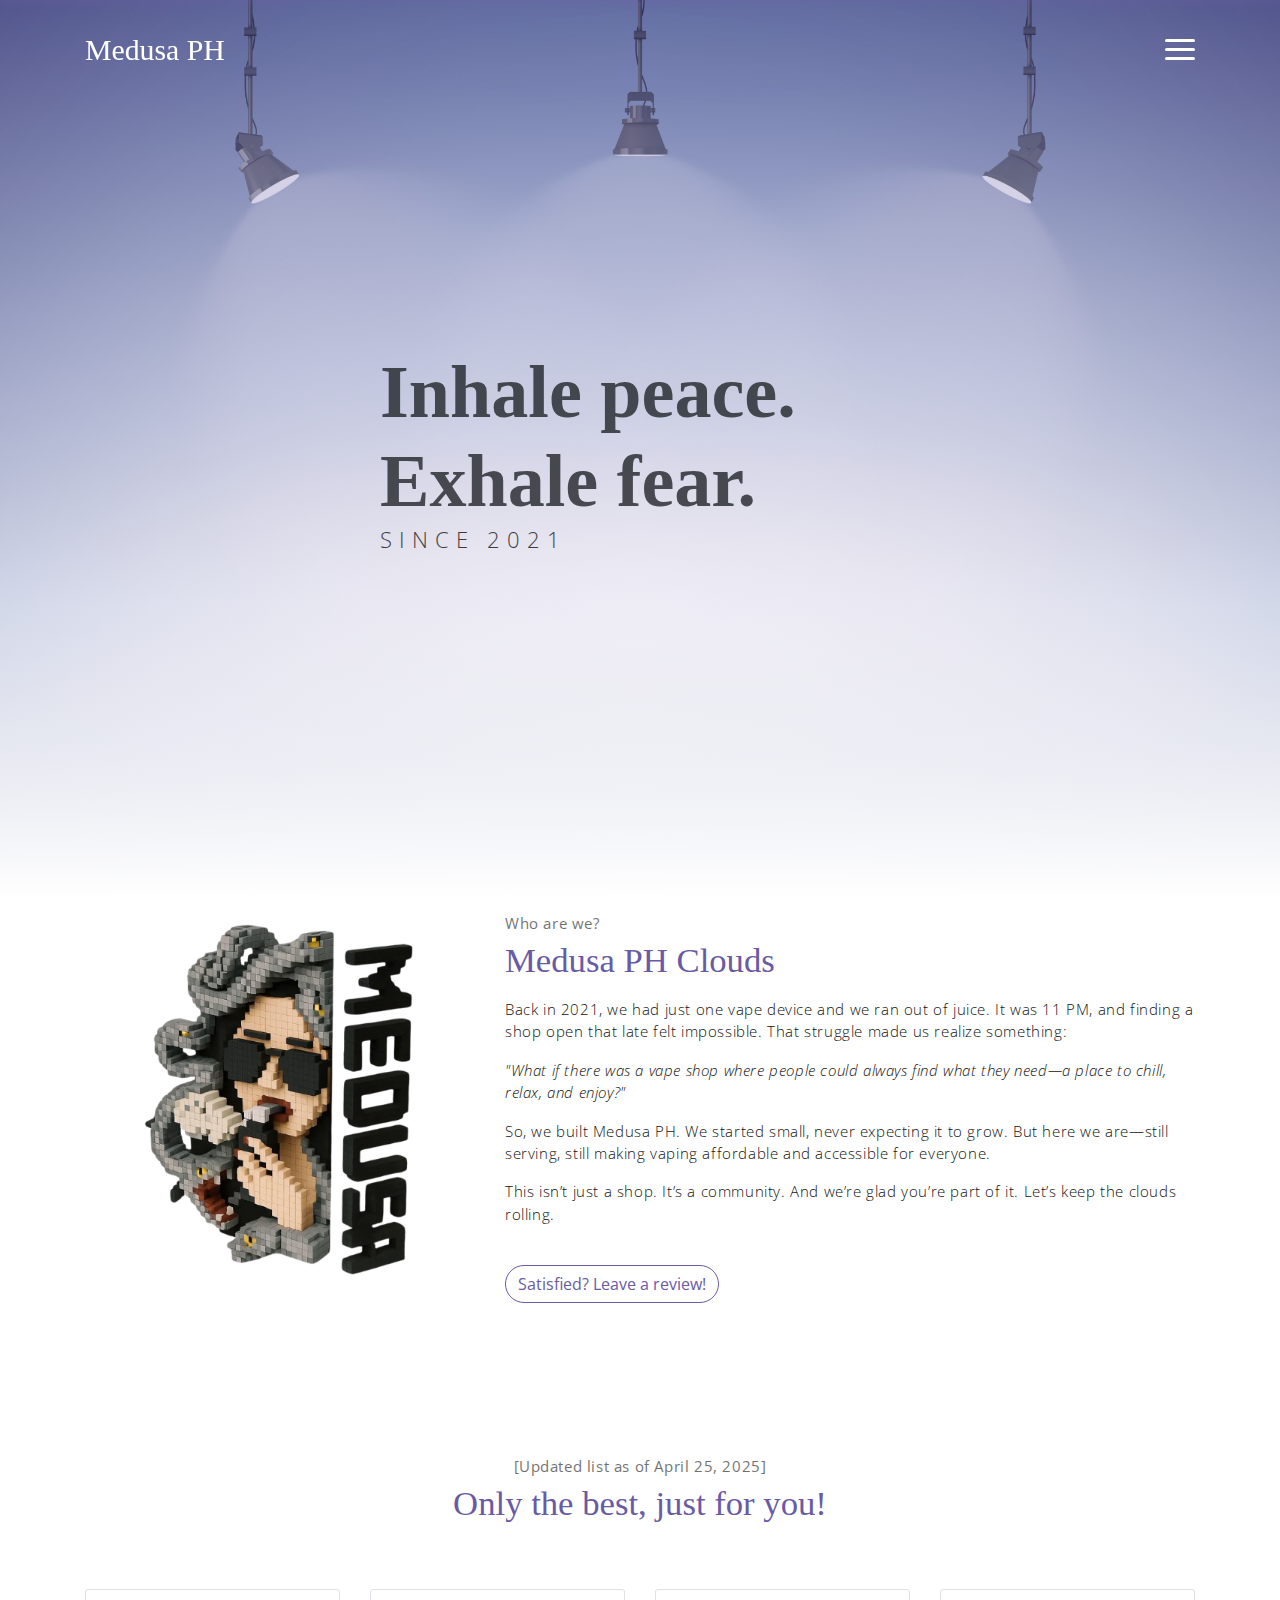
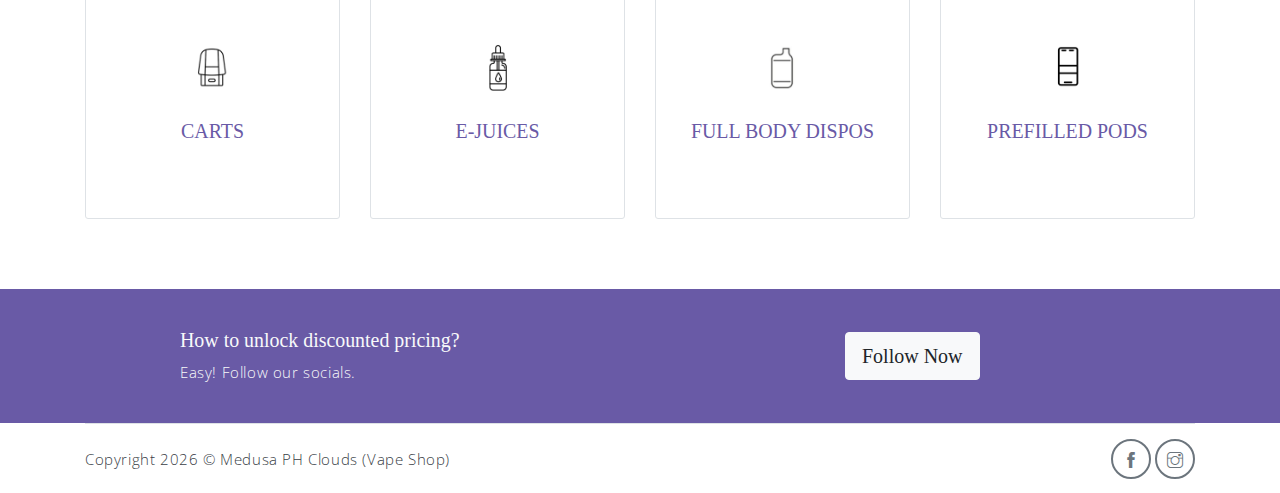
<file: index.html>
<!DOCTYPE html>
<html lang="en">
<head>
    <meta charset="utf-8">
    <meta name="viewport" content="width=device-width, initial-scale=1, shrink-to-fit=no">
    <meta name="description" content="Medusa PH Clouds offers a variety of vaping products including Black Elite, Relx, Oxva, Xlim Pro, e-juices, disposables, and vape accessories. Find your nearest vape shop and explore premium vaping products in Pampanga, Manila, and more.">
    <meta name="keywords" content="Medusa PH Clouds, vape shop, Black Elite, Black Elite V1, Black Elite V2, Smug, Storm, Chillax, Dark Pod Formula, Xlim Pro, Oxva, Oxva Xlim Pro, Royal Elite, e-juices, disposable vapes, vape accessories, vape shop near me, vape shop Pampanga, vape shop Manila, vape shop near Azure North, vape shop Angeles City, vape shop in San Fernando, best vape shop, vape shop open now, vape shop Quezon City, vape shop Cebu, vape shop Davao, vape shop Taguig, affordable vapes, vaping community Philippines, vape shop in Makati, vape shop in Pasig, vape store Philippines, vape delivery Philippines">
    <meta name="author" content="Medusa PH Clouds">
    <meta name="robots" content="index, follow">
    <title>Medusa PH Clouds - Vape Shop</title>

    <!-- Favicon -->
    <link rel="icon" href="imgs/favicon.png" type="image/x-icon">

    <!-- Stylesheets -->
    <link rel="stylesheet" href="vendors/themify-icons/css/themify-icons.css">
    <link rel="stylesheet" href="css/meyawo.css">
</head>

<body data-spy="scroll" data-target=".navbar" data-offset="40" id="home">

    <nav class="custom-navbar" data-spy="affix" data-offset-top="20">
        <div class="container">
            <a class="logo" href="index.html">Medusa PH</a>         
            <ul class="nav">
                <li class="item">
                    <a class="link" href="index.html">Home</a>
                </li>
                <li class="item">
                    <a class="link" href="#about">About</a>
                </li>
                <li class="item">
                    <a class="link" href="#service">Stocks</a>
                </li>
                <li class="item">
                    <a class="link" href="contactandpolicies.html" target="_blank">Contact/Policies</a>
                </li>
		</li>
                <li class="item">
                    <a class="link" href="recentorders.html" target="_blank">Recent Orders</a>
                </li>
            </ul>
            <a href="javascript:void(0)" id="nav-toggle" class="hamburger hamburger--elastic">
                <div class="hamburger-box">
                  <div class="hamburger-inner"></div>
                </div>
            </a>
        </div>          
    </nav><!-- End of Page Navbar -->

    <!-- page header -->
    <header id="home" class="header">
        <div class="overlay"></div>
        <div class="header-content container">
            <h1 class="header-title">
                <span class="up"></span>
                <span class="down">Inhale peace. Exhale fear.</span>
            </h1>
            <p class="header-subtitle">SINCE 2021</p>            

            <!--<button class="btn btn-primary">Visit My Works</button>-->
        </div>              
    </header><!-- end of page header -->

    <!-- about section -->
    <section class="section pt-0" id="about">
        <!-- container -->
        <div class="container text-center">
            <!-- about wrapper -->
            <div class="about">
                <div class="about-img-holder">
                    <img src="imgs/man.png" class="about-img" alt="Download free bootstrap 4 landing page, free boootstrap 4 templates, Download free bootstrap 4.1 landing page, free boootstrap 4.1.1 templates, meyawo Landing page">
                </div>
                <div class="about-caption">
                    <p class="section-subtitle">Who are we?</p>
                    <h2 class="section-title mb-3">Medusa PH Clouds</h2>
                    <p>
                        Back in 2021, we had just one vape device and we ran out of juice. It was 11 PM, and finding a shop open that late felt impossible. That struggle made us realize something:               
                    </p>
                    <p>
                        <i>"What if there was a vape shop where people could always find what they need—a place to chill, relax, and enjoy?"</i>
                    </p>
                    <p>
                        So, we built Medusa PH. We started small, never expecting it to grow. But here we are—still serving, still making vaping affordable and accessible for everyone.
                    </p>
                    <p>
                        This isn’t just a shop. It’s a community. And we’re glad you’re part of it. Let’s keep the clouds rolling.
                    </p>
                    <a href="https://g.page/r/Cb0ntxyB2-3OEAI/review" target="_blank">
                        <button class="btn-rounded btn btn-outline-primary mt-4">Satisfied? Leave a review!</button>
                    </a>
                </div>              
            </div><!-- end of about wrapper -->
        </div><!-- end of container -->
    </section> <!-- end of about section -->

<!-- service section -->
<section class="section" id="service">
    <div class="container text-center">
        <p class="section-subtitle">[Updated list as of April 25, 2025]</p>
        <h6 class="section-title mb-6">Only the best, just for you!</h6>
        <!-- row -->
        <div class="row">
            <div class="col-md-6 col-lg-3">
                <div class="service-card" data-toggle="modal" data-target="#cartsModal">
                    <div class="body">
                        <img src="imgs/prefilledpodicon.png" alt="CARTS" class="icon">
                        <h6 class="title">CARTS</h6>
                        <p class="subtitle">Empty carts designed for easy refilling with your favorite e-juice. Perfect for a customizable vaping experience!</p>
                    </div>
                </div>
            </div>
            <div class="col-md-6 col-lg-3">
                <div class="service-card" data-toggle="modal" data-target="#ejuicesModal">
                    <div class="body">
                        <img src="imgs/ejuiceicon.png" alt="E-JUICES" class="icon">
                        <h6 class="title">E-JUICES</h6>
                        <p class="subtitle">Crafted for rich flavor and smooth vaping. Choose your favorite flavor and elevate your vape experience today!</p>
                    </div>
                </div>
            </div>
            <div class="col-md-6 col-lg-3">
                <div class="service-card" data-toggle="modal" data-target="#disposModal">
                    <div class="body">
                        <img src="imgs/fullbodydispoicon.png" alt="FULL BODY DISPOS" class="icon">
                        <h6 class="title">FULL BODY DISPOS</h6>
                        <p class="subtitle">Experience the convenience. Flavorful with no refills or mess. Perfect for on-the-go vaping!</p>
                    </div>
                </div>
            </div>
            <div class="col-md-6 col-lg-3">
                <div class="service-card" data-toggle="modal" data-target="#podsModal">
                    <div class="body">
                        <img src="imgs/cartsicon.png" alt="PREFILLED PODS" class="icon">
                        <h6 class="title">PREFILLED PODS</h6>
                        <p class="subtitle">Convenient and ready to use. No refills, no fuss—just effortless satisfaction in every puff.</p>
                    </div>
                </div>
            </div>
        </div><!-- end of row -->
    </div>
</section><!-- end of service section -->

<!-- Modal for Carts -->
<div class="modal fade" id="cartsModal" tabindex="-1" role="dialog" aria-labelledby="cartsModalLabel" aria-hidden="true">
    <div class="modal-dialog" role="document">
        <div class="modal-content">
            <div class="modal-header">
                <h5 class="modal-title" id="cartsModalLabel">CARTS / DEVICES - Available Items</h5>
                <button type="button" class="close" data-dismiss="modal" aria-label="Close">
                    <span aria-hidden="true">&times;</span>
                </button>
            </div>
            <div class="modal-body">
                <!-- Table for available carts -->
                <table class="table">
                    <thead>
                        <tr>
                            <th>Brand</th>
                            <th>Description</th>
                            <th>Price</th>
                        </tr>
                    </thead>
                    <tbody>
                        <tr>
                            <td>Oxva</td>
                            <td>Empty V1 cart, compatible with all Oxva Xlim devices (e.g., Xlim Pro, Xlim Pro 2, Xlim SQ, etc.)</td>
                            <td><del>₱250</del> <span style="color: green;">₱200</span></td>
                        </tr>
			<tr>
                            <td>Royal Elite</td>
                            <td>V2 TopFill cart. Fit for all Oxva Xlim devices (e.g., Xlim Pro, Xlim Pro 2, Xlim SQ, etc.)</td>
                            <td><del>₱250</del> <span style="color: green;">₱200</span></td>
                        </tr>
			<tr>
                            <td>Odos Veyron</td>
                            <td>Device set (2 carts + 1 unit), wood brown and blue galaxy. Same with Oxva Xlim Pro 2.</td>
                            <td><del>₱1700</del> <span style="color: green;">₱1500</span></td>
                        </tr>
                        <tr>
                            <td>Royal Elite</td>
                            <td>Empty V1 refillable cart, compatible with all Elite V1 brand batteries. <b>Under no circumstances shall a refund or replacement be made.</b></td>
                            <td><del>₱350</del> <span style="color: green;">₱300</span></td>
                        </tr>
                        <!-- Add more rows here -->
                    </tbody>
                </table>
            </div>
        </div>
    </div>
</div>

<!-- Modal for E-Juices -->
<div class="modal fade" id="ejuicesModal" tabindex="-1" role="dialog" aria-labelledby="ejuicesModalLabel" aria-hidden="true">
    <div class="modal-dialog" role="document">
        <div class="modal-content">
            <div class="modal-header">
                <h5 class="modal-title" id="ejuicesModalLabel">E-JUICES - Available Flavors</h5>
                <button type="button" class="close" data-dismiss="modal" aria-label="Close">
                    <span aria-hidden="true">&times;</span>
                </button>
            </div>
            <div class="modal-body">
                <!-- Table for available e-juices -->
                <table class="table">
                    <thead>
                        <tr>
                            <th>Brand</th>
                            <th>Flavor</th>
                            <th>Description</th>
                            <th>Price</th>
                        </tr>
                    </thead>
                    <tbody>
                        <tr>
                            <td>DarkPod Formula</td>
                            <td>Blackout - Blackcurrant 30 mg</td>
                            <td>Premium menthol fruity (dispo-like). Perfect for pod-based devices.</td>
                            <td><del>₱450</del> <span style="color: green;">₱350</span></td>
                        </tr>
			<tr>
                            <td>DarkPod Formula</td>
                            <td>Shirota - Yakult 30 mg</td>
                            <td>Premium menthol fruity (dispo-like). Perfect for pod-based devices.</td>
                            <td><del>₱450</del> <span style="color: green;">₱350</span></td>
                        </tr>
                        <tr>
                            <td>DarkPod Formula</td>
                            <td>Fizzy Pop - Banana 30 mg</td>
                            <td>Premium menthol fruity (dispo-like). Perfect for pod-based devices.</td>
                            <td><del>₱450</del> <span style="color: green;">₱350</span></td>
                        </tr>
                        <tr>
                            <td>DarkPod Formula</td>
                            <td>Frozen Pink - Strawberry 30 mg [low stocks]</td>
                            <td>Premium menthol fruity (dispo-like). Perfect for pod-based devices.</td>
                            <td><del>₱450</del> <span style="color: green;">₱350</span></td>
                        </tr>
                        <tr>
                            <td>DarkPod Formula</td>
                            <td>Fuse Bomb - Mint Fresh 30 mg</td>
                            <td>Premium menthol fruity (dispo-like). Perfect for pod-based devices.</td>
                            <td><del>₱450</del> <span style="color: green;">₱350</span></td>
                        </tr>
                        <tr>
                            <td>DarkPod Formula</td>
                            <td>Holy Grail - Grapes 30 mg</td>
                            <td>Premium menthol fruity (dispo-like). Perfect for pod-based devices.</td>
                            <td><del>₱450</del> <span style="color: green;">₱350</span></td>
                        </tr>
                        <tr>
                            <td>DarkPod Formula</td>
                            <td>Red Snow - Watermelon 30 mg</td>
                            <td>Premium menthol fruity (dispo-like). Perfect for pod-based devices.</td>
                            <td><del>₱450</del> <span style="color: green;">₱350</span></td>
                        </tr>
                        <tr>
                            <td>Demonvape</td>
                            <td>Butterfly Massacre - Bubblegum Pomegranate 30 mg</td>
                            <td>Premium pastry (dispo-like). Perfect for pod-based devices.</td>
                            <td><del>₱350</del> <span style="color: green;">₱300</span></td>
                        </tr>
                        <tr>
                            <td>Demonvape</td>
                            <td>Crema de Brule - Sweet Crema 30 mg</td>
                            <td>Premium pastry (dispo-like). Perfect for pod-based devices.</td>
                            <td><del>₱350</del> <span style="color: green;">₱300</span></td>
                        </tr>
                        <tr>
                            <td>Demonvape</td>
                            <td>Cryptic Beam - Vanilla Strawberry 30 mg</td>
                            <td>Premium pastry (dispo-like). Perfect for pod-based devices.</td>
                            <td><del>₱350</del> <span style="color: green;">₱300</span></td>
                        </tr>
                        <tr>
                            <td>Demonvape</td>
                            <td>Frost Raw - Creamy Strawberry 30 mg</td>
                            <td>Premium pastry (dispo-like). Perfect for pod-based devices.</td>
                            <td><del>₱350</del> <span style="color: green;">₱300</span></td>
                        </tr>
                        <tr>
                            <td>Demonvape</td>
                            <td>Nueva York - Cheesecake 30 mg</td>
                            <td>Premium pastry (dispo-like). Perfect for pod-based devices.</td>
                            <td><del>₱350</del> <span style="color: green;">₱300</span></td>
                        </tr>
                        <tr>
                            <td>Demonvape</td>
                            <td>RG - Yummy Grapes 30 mg</td>
                            <td>Premium pastry (dispo-like). Perfect for pod-based devices.</td>
                            <td><del>₱350</del> <span style="color: green;">₱300</span></td>
                        </tr>
                        <tr>
                            <td>Icy Cold</td>
                            <td>Frost Melo - Melon 3 mg</td>
                            <td>Mild fruity menthol. Perfect for mod system devices. Budget-friendly!</td>
                            <td><del>₱150</del> <span style="color: green;">₱100</span></td>
                        </tr>
                        <tr>
                            <td>Icy Cold</td>
                            <td>Green Slush - Watermelon 3 mg</td>
                            <td>Budget mild fruity. Perfect for mod-based devices.</td>
                            <td><del>₱150</del> <span style="color: green;">₱100</span></td>
                        </tr>
                        <tr>
                            <td>Icy Cold</td>
                            <td>Lychillz - Lychee 3 mg</td>
                            <td>Budget mild fruity. Perfect for mod-based devices.</td>
                            <td><del>₱150</del> <span style="color: green;">₱100</span></td>
                        </tr>
			<tr>
                            <td>Pastryvapors (Twinkees)</td>
                            <td>Mauve - Purple Yam 24 mg</td>
                            <td>Budget pastry. Perfect for mod and pod-based devices.</td>
                            <td><del>₱250</del> <span style="color: green;">₱220</span></td>
                        </tr>
			<tr>
                            <td>Pastryvapors (Twinkees)</td>
                            <td>Pan - Melon Pan 24 mg</td>
                            <td>Budget pastry. Perfect for mod and pod-based devices.</td>
                            <td><del>₱250</del> <span style="color: green;">₱220</span></td>
                        </tr>
			<tr>
                            <td>Pastryvapors (Twinkees)</td>
                            <td>Red - Strawberry 12 mg</td>
                            <td>Budget pastry. Perfect for mod and pod-based devices.</td>
                            <td><del>₱230</del> <span style="color: green;">₱200</span></td>
                        </tr>
			<tr>
                            <td>Pastryvapors (Twinkees)</td>
                            <td>Pan - Melon Pan 12 mg</td>
                            <td>Budget pastry. Perfect for mod and pod-based devices.</td>
                            <td><del>₱230</del> <span style="color: green;">₱200</span></td>
                        </tr>
			<tr>
                            <td>Pastryvapors (Twinkees)</td>
                            <td>Ripe - Mango 12 mg</td>
                            <td>Budget pastry. Perfect for mod and pod-based devices.</td>
                            <td><del>₱230</del> <span style="color: green;">₱200</span></td>
                        </tr>
			<tr>
                            <td>Pastryvapors (Twinkees)</td>
                            <td>Champ - Crema 12 mg</td>
                            <td>Budget pastry. Perfect for mod and pod-based devices.</td>
                            <td><del>₱230</del> <span style="color: green;">₱200</span></td>
                        </tr>
			<tr>
                            <td>Pastryvapors (Twinkees)</td>
                            <td>Mauve - Purple Yam 12 mg</td>
                            <td>Budget pastry. Perfect for mod and pod-based devices.</td>
                            <td><del>₱230</del> <span style="color: green;">₱200</span></td>
                        </tr>
			<tr>
                            <td>Pastryvapors (Twinkees)</td>
                            <td>Black - Coffee 6 mg</td>
                            <td>Budget pastry. Perfect for mod and pod-based devices.</td>
                            <td><del>₱210</del> <span style="color: green;">₱180</span></td>
                        </tr>
			<tr>
                            <td>Pastryvapors (Twinkees)</td>
                            <td>Scot - Butter Scotch 6 mg</td>
                            <td>Budget pastry. Perfect for mod and pod-based devices.</td>
                            <td><del>₱210</del> <span style="color: green;">₱180</span></td>
                        </tr>
			<tr>
                            <td>Pastryvapors (Twinkees)</td>
                            <td>Pan - Melon Pan 6 mg</td>
                            <td>Budget pastry. Perfect for mod and pod-based devices.</td>
                            <td><del>₱210</del> <span style="color: green;">₱180</span></td>
                        </tr>
			<tr>
                            <td>Pastryvapors (Twinkees)</td>
                            <td>White - Twinkees 6 mg</td>
                            <td>Budget pastry. Perfect for mod and pod-based devices.</td>
                            <td><del>₱210</del> <span style="color: green;">₱180</span></td>
                        </tr>
			<tr>
                            <td>Pastryvapors (Twinkees)</td>
                            <td>Mauve - Purple Yam 6 mg</td>
                            <td>Budget pastry. Perfect for mod and pod-based devices.</td>
                            <td><del>₱210</del> <span style="color: green;">₱180</span></td>
                        </tr>
		        <tr>
                            <td>Vapordrops (S Collection)</td>
                            <td>Blu Elixir - Blueberry 24 mg</td>
                            <td>Budget fruity. Perfect for mod and pod-based devices.</td>
                            <td><del>₱200</del> <span style="color: green;">₱150</span></td>
                        </tr>
                        <tr>
                            <td>Vapordrops (S Collection)</td>
                            <td>Classic YKT - Yakult 24 mg</td>
                            <td>Budget fruity. Perfect for mod and pod-based devices.</td>
                            <td><del>₱200</del> <span style="color: green;">₱150</span></td>
                        </tr>
                        <tr>
                            <td>Vapordrops (S Collection)</td>
                            <td>Fresh Red - Watermelon 24 mg</td>
                            <td>Budget fruity. Perfect for mod and pod-based devices.</td>
                            <td><del>₱200</del> <span style="color: green;">₱150</span></td>
                        </tr>
                        <tr>
                            <td>Vapordrops (Salt X)</td>
                            <td>Lychi - Lychee 24 mg</td>
                            <td>Budget fruity. Perfect for mod and pod-based devices.</td>
                            <td><del>₱200</del> <span style="color: green;">₱150</span></td>
                        </tr>
                        <tr>
                            <td>Vapordrops (Salt X)</td>
                            <td>Perfect Red - Strawberry 24 mg</td>
                            <td>Budget fruity. Perfect for mod and pod-based devices.</td>
                            <td><del>₱200</del> <span style="color: green;">₱150</span></td>
                        </tr>
                        <tr>
                            <td>Vapordrops (Salt X)</td>
                            <td>Purple Vine - Grapes 24 mg</td>
                            <td>Budget fruity. Perfect for mod and pod-based devices.</td>
                            <td><del>₱200</del> <span style="color: green;">₱150</span></td>
                        </tr>
                        <tr>
                            <td>Vapordrops (S Collection)</td>
                            <td>Triple Brown - Chocolate 24 mg</td>
                            <td>Budget fruity. Perfect for mod and pod-based devices.</td>
                            <td><del>₱200</del> <span style="color: green;">₱150</span></td>
                        </tr>
                        <tr>
                            <td>Vapordrops (S Collection)</td>
                            <td>TRN - Turon 24 mg</td>
                            <td>Budget fruity. Perfect for mod and pod-based devices.</td>
                            <td><del>₱200</del> <span style="color: green;">₱150</span></td>
                        </tr>
                        <tr>
                            <td>Vapordrops (S Collection)</td>
                            <td>UCC - Ube Cheesecake 24 mg</td>
                            <td>Budget fruity. Perfect for mod and pod-based devices.</td>
                            <td><del>₱200</del> <span style="color: green;">₱150</span></td>
                        </tr>
                        <!-- Add more rows here -->
                    </tbody>
                </table>
            </div>
        </div>
    </div>
</div>

<!-- Modal for Full Body Dispos -->
<div class="modal fade" id="disposModal" tabindex="-1" role="dialog" aria-labelledby="disposModalLabel" aria-hidden="true">
    <div class="modal-dialog" role="document">
        <div class="modal-content">
            <div class="modal-header">
                <h5 class="modal-title" id="disposModalLabel">FULL BODY DISPOS - Available Options</h5>
                <button type="button" class="close" data-dismiss="modal" aria-label="Close">
                    <span aria-hidden="true">&times;</span>
                </button>
            </div>
            <div class="modal-body">
                <!-- Table for available disposables -->
                <table class="table">
                    <thead>
                        <tr>
                            <th>Brand</th>
                            <th>Flavor</th>
                            <th>Description</th>
                            <th>Price</th>
                        </tr>
                    </thead>
                    <tbody>
                        <tr>
                            <td>Chillax Vista Mini</td>
                            <td>GB - Gummy Bear 30 mg [low stocks]</td>
                            <td>Cute size, perfect for alternatives. Non-rechargeable. Budget-friendly with a mild fruity taste.</td>
                            <td><del>₱350</del> <span style="color: green;">₱200</span></td>
                        </tr>
                        <tr>
                            <td>Chillax Vista Mini</td>
                            <td>BC - Blackcurrant 30 mg</td>
                            <td>Cute size, perfect for alternatives. Non-rechargeable. Budget-friendly with a mild fruity taste.</td>
                            <td><del>₱350</del> <span style="color: green;">₱200</span></td>
                        </tr>
                        <tr>
                            <td>Chillax Vista Mini</td>
                            <td>SK - Strawberry Kiwi 30 mg</td>
                            <td>Cute size, perfect for alternatives. Non-rechargeable. Budget-friendly with a mild fruity taste.</td>
                            <td><del>₱350</del> <span style="color: green;">₱200</span></td>
                        </tr>
                        <tr>
                            <td>Chillax Vista Mini</td>
                            <td>LM - Lemon Mint 30 mg [low stocks]</td>
                            <td>Cute size, perfect for alternatives. Non-rechargeable. Budget-friendly with a mild fruity taste.</td>
                            <td><del>₱350</del> <span style="color: green;">₱200</span></td>
                        </tr>
                        <tr>
                            <td>Chillax Vista Mini</td>
                            <td>IBG - Iced Bubblegum 30 mg</td>
                            <td>Cute size, perfect for alternatives. Non-rechargeable. Budget-friendly with a mild fruity taste.</td>
                            <td><del>₱350</del> <span style="color: green;">₱200</span></td>
                        </tr>
                        <tr>
                            <td>Chillax Vista Mini</td>
                            <td>SI - Strawberry Ice 30 mg [low stocks]</td>
                            <td>Cute size, perfect for alternatives. Non-rechargeable. Budget-friendly with a mild fruity taste.</td>
                            <td><del>₱350</del> <span style="color: green;">₱200</span></td>
			</tr>
                        <tr>
                            <td>Chillax Vista Mini</td>
                            <td>WL - Watermelon Lychee 30 mg [low stocks]</td>
                            <td>Cute size, perfect for alternatives. Non-rechargeable. Budget-friendly with a mild fruity taste.</td>
                            <td><del>₱350</del> <span style="color: green;">₱200</span></td>
                        </tr>
                        <!-- Add more rows here -->
                    </tbody>
                </table>
            </div>
        </div>
    </div>
</div>

<!-- Modal for Prefilled Pods -->
<div class="modal fade" id="podsModal" tabindex="-1" role="dialog" aria-labelledby="podsModalLabel" aria-hidden="true">
    <div class="modal-dialog" role="document">
        <div class="modal-content">
            <div class="modal-header">
                <h5 class="modal-title" id="podsModalLabel">PREFILLED PODS - Available Options</h5>
                <button type="button" class="close" data-dismiss="modal" aria-label="Close">
                    <span aria-hidden="true">&times;</span>
                </button>
            </div>
            <div class="modal-body">
                <!-- Table for available prefilled pods -->
                <table class="table">
                    <thead>
                        <tr>
                            <th>Brand</th>
                            <th>Flavor</th>
                            <th>Description</th>
                            <th>Price</th>
                        </tr>
                    </thead>
                    <tbody>
                        <tr>
                            <td>ChillX Go</td>
                            <td>Cola 30 mg</td>
                            <td>Mild menthol with a burst of flavor. Sleek, clean design.</td>
                            <td><del>₱500</del> <span style="color: green;">₱420</span></td>
                        </tr>
                        <tr>
                            <td>ChillX Go</td>
                            <td>Watermelon 30 mg</td>
                            <td>Mild menthol with a burst of flavor. Sleek, clean design.</td>
                            <td><del>₱500</del> <span style="color: green;">₱420</span></td>
                        </tr>
                        <tr>
                            <td>ChillX Go</td>
                            <td>Iced Bubblegum 30 mg</td>
                            <td>Mild menthol with a burst of flavor. Sleek, clean design.</td>
                            <td><del>₱500</del> <span style="color: green;">₱420</span></td>
                        </tr>
                        <tr>
                            <td>ChillX Go</td>
                            <td>Avocado Cream 30 mg</td>
                            <td>Mild menthol with a burst of flavor. Sleek, clean design.</td>
                            <td><del>₱500</del> <span style="color: green;">₱420</span></td>
                        </tr>
                        <tr>
                            <td>ChillX Go</td>
                            <td>Lychee 30 mg</td>
                            <td>Mild menthol with a burst of flavor. Sleek, clean design.</td>
                            <td><del>₱500</del> <span style="color: green;">₱420</span></td>
                        </tr>
                        <tr>
                        <tr>
                            <td>RELX</td>
                            <td>Fresh Red - Watermelon 30 mg</td>
                            <td>Sweet ripe watermelon with a pleasant hint of menthol!</td>
                            <td><del>₱350</del> <span style="color: green;">₱290</span></td>
                        </tr>
                        <tr>
                            <td>Royal Elite V1</td>
                            <td>APL - Apple 30 mg</td>
                            <td>V1 pods for any Elite V1 batts. Fruity and menthol. Get your batt for only 300 Php!</td>
                            <td><del>₱400</del> <span style="color: green;">₱350</span></td>
                        </tr>
                        <tr>
                            <td>Royal Elite V1</td>
                            <td>BBY - Blueberry 30 mg</td>
                            <td>V1 pods for any Elite V1 batts. Fruity and menthol. Get your batt for only 300 Php!</td>
                            <td><del>₱400</del> <span style="color: green;">₱350</span></td>
                        </tr>
                        <tr>
                            <td>Royal Elite V1</td>
                            <td>GPS - Grapes 30 mg</td>
                            <td>V1 pods for any Elite V1 batts. Fruity and menthol. Get your batt for only 300 Php!</td>
                            <td><del>₱400</del> <span style="color: green;">₱350</span></td>
                        </tr>
                        <tr>
                            <td>Royal Elite V1</td>
                            <td>LYC - Lychee 30 mg</td>
                            <td>V1 pods for any Elite V1 batts. Fruity and menthol. Get your batt for only 300 Php!</td>
                            <td><del>₱400</del> <span style="color: green;">₱350</span></td>
                        </tr>
                        <tr>
                            <td>Royal Elite V1</td>
                            <td>MGI - Mango Ice 30 mg</td>
                            <td>V1 pods for any Elite V1 batts. Fruity and menthol. Get your batt for only 300 Php!</td>
                            <td><del>₱400</del> <span style="color: green;">₱350</span></td>
                        </tr>
                        <tr>
                            <td>Royal Elite V1</td>
                            <td>SBY - Strawberry 30 mg</td>
                            <td>V1 pods for any Elite V1 batts. Fruity and menthol. Get your batt for only 300 Php!</td>
                            <td><del>₱400</del> <span style="color: green;">₱350</span></td>
                        </tr>
                        <tr>
                            <td>Royal Elite V1</td>
                            <td>VIC - Vanilla Ice Cream 30 mg</td>
                            <td>V1 pods for any Elite V1 batts. Fruity and menthol. Get your batt for only 300 Php!</td>
                            <td><del>₱400</del> <span style="color: green;">₱350</span></td>
                        </tr>
                        <tr>
                            <td>Royal Elite V1</td>
                            <td>WTM - Watermelon 30 mg</td>
                            <td>V1 pods for any Elite V1 batts. Fruity and menthol. Get your batt for only 300 Php!</td>
                            <td><del>₱400</del> <span style="color: green;">₱350</span></td>
                        </tr>
                        <tr>
                            <td>Royal Elite V2</td>
                            <td>BCT - Blackcurrant 30 mg</td>
                            <td>V2 pods for any Elite V2 batts. Fruity and menthol. Get your batt for only 350 Php!</td>
                            <td><del>₱500</del> <span style="color: green;">₱450</span></td>
                        </tr>
                        <tr>
                            <td>Royal Elite V2</td>
                            <td>BBY - Blueberry 30 mg</td>
                            <td>V2 pods for any Elite V2 batts. Fruity and menthol. Get your batt for only 350 Php!</td>
                            <td><del>₱500</del> <span style="color: green;">₱450</span></td>
                        </tr>
                        <tr>
                            <td>Royal Elite V2</td>
                            <td>SBY - Strawberry 30 mg</td>
                            <td>V2 pods for any Elite V2 batts. Fruity and menthol. Get your batt for only 350 Php!</td>
                            <td><del>₱500</del> <span style="color: green;">₱450</span></td>
                        </tr>
                        <tr>
                            <td>Royal Elite V2</td>
                            <td>WTM - Watermelon 30 mg</td>
                            <td>V2 pods for any Elite V2 batts. Fruity and menthol. Get your batt for only 350 Php!</td>
                            <td><del>₱500</del> <span style="color: green;">₱450</span></td>
                        </tr>
                        <tr>
                            <td>Royal Elite V2</td>
                            <td>YKL - Yakult 30 mg</td>
                            <td>V2 pods for any Elite V2 batts. Fruity and menthol. Get your batt for only 350 Php!</td>
                            <td><del>₱500</del> <span style="color: green;">₱450</span></td>
                        </tr>
                        <!-- Add more rows here -->
                    </tbody>
                </table>
            </div>
        </div>
    </div>
</div>

    <!-- section -->
    <section class="section-sm bg-primary">
        <!-- container -->
        <div class="container text-center text-sm-left">
            <!-- row -->
            <div class="row align-items-center">
                <div class="col-sm offset-md-1 mb-4 mb-md-0">
                    <h6 class="title text-light">How to unlock discounted pricing?</h6>
                    <p class="m-0 text-light">Easy! Follow our socials.</p>
                </div>
                <div class="col-sm offset-sm-2 offset-md-3">
                    <a href="https://www.facebook.com/medusaphcloudsv2" target="_blank">
                        <button class="btn btn-lg my-font btn-light rounded">Follow Now</button>
                      </a>                      
                </div>
            </div> <!-- end of row -->
        </div> <!-- end of container -->
    </section> <!-- end of section -->

    <!-- footer -->
    <div class="container">
        <footer class="footer">       
            <p class="mb-0">Copyright <script>document.write(new Date().getFullYear())</script> &copy; <a href="https://www.facebook.com/medusaphcloudsv2">Medusa PH Clouds (Vape Shop)</a></p>
            <div class="social-links text-right m-auto ml-sm-auto">
                <a href="https://www.facebook.com/medusaphcloudsv2" class="link"><i class="ti-facebook"></i></a>
                <a href="https://www.instagram.com/vapeshopmedusa/" class="link"><i class="ti-instagram"></i></a>
            </div>
        </footer>
    </div> <!-- end of page footer -->
	
	<!-- core  -->
    <script src="vendors/jquery/jquery-3.4.1.js"></script>
    <script src="vendors/bootstrap/bootstrap.bundle.js"></script>

    <!-- bootstrap 3 affix -->
	<script src="vendors/bootstrap/bootstrap.affix.js"></script>

    <!-- Meyawo js -->
    <script src="js/meyawo.js"></script>

<!-- PopUp: Subscribe Feature -->
<div id="subscribePopup" class="subscribe-popup">
    <div class="popup-content">
        <span class="close-popup" id="closePopup">&times;</span>
        <h3>Subscribe Now!</h3>
        <p>Stay updated on discounts and new stock arrivals.</p>
        <a href="https://docs.google.com/forms/d/e/1FAIpQLSf3AsrJjNL1ROiLyKvn1PiWX-XRBEMjM4Qnz4-0NuQ9uocprQ/viewform?usp=header" target="_blank">
            <button class="btn btn-primary">Subscribe</button>
        </a>
    </div>
</div>

<!--Script for Subscribe Feature-->
<script>
    // Get the elements
    var popup = document.getElementById("subscribePopup");
    var closeBtn = document.getElementById("closePopup");

    // Show the popup automatically after 3 seconds
    setTimeout(function() {
        popup.style.display = "block";
    }, 3000); // 3000ms = 3 seconds

    // Close the popup when the close button is clicked
    closeBtn.addEventListener("click", function() {
        popup.style.display = "none";
    });

    // Close the popup if the user clicks anywhere outside of it
    window.addEventListener("click", function(event) {
        if (event.target === popup) {
            popup.style.display = "none";
        }
    });
</script>








</body>
</html>
</file>
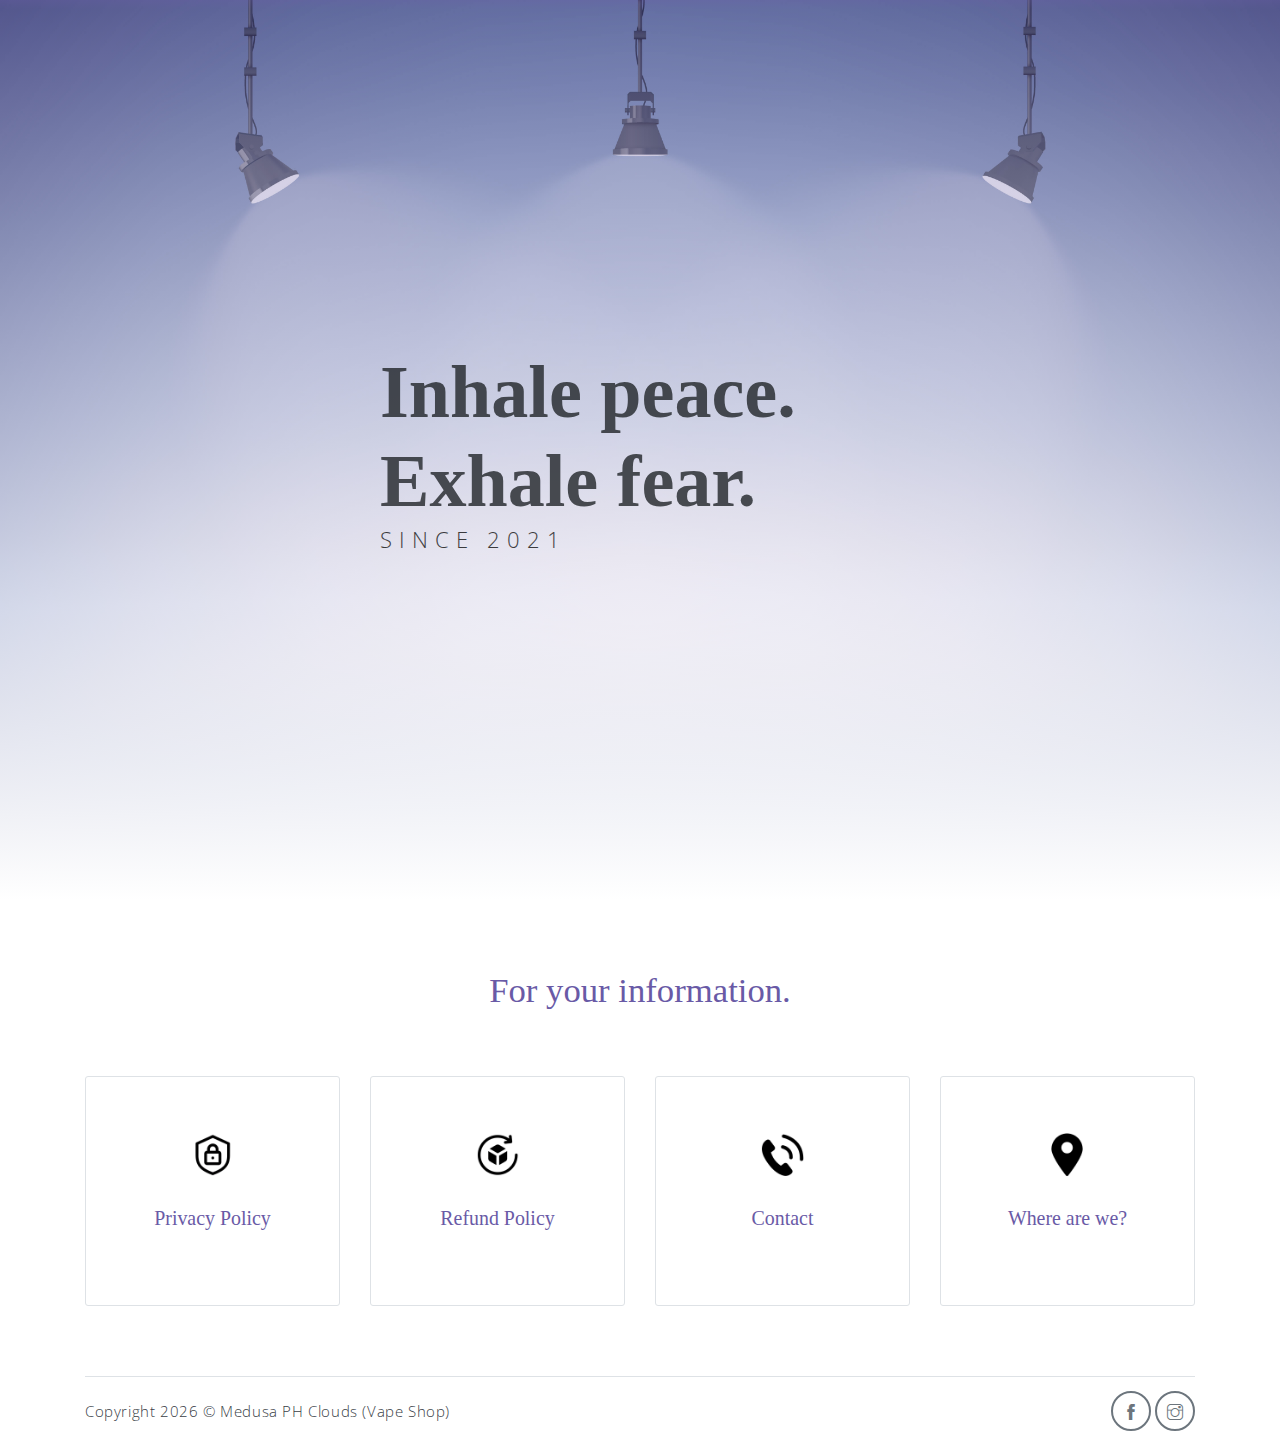
<file: contactandpolicies.html>
<!DOCTYPE html>
<html lang="en">
<head>
    <meta charset="utf-8">
    <meta name="viewport" content="width=device-width, initial-scale=1, shrink-to-fit=no">
    <meta name="description" content="Medusa PH Clouds is a vape shop offering top brands like Black Elite, Smug, Oxva, Relx, and more. Explore our products, including juices, disposables, and pods. Find a vape shop near you in Pampanga, Angeles City, and Manila.">
    <meta name="keywords" content="Medusa PH Clouds, vape shop, Black Elite, Black Elite V1, Black Elite V2, Smug, Storm, Chillax, Dark Pod Formula, Xlim Pro, Oxva, Oxva Xlim Pro, Royal Elite, e-juices, disposable vapes, vape accessories, vape shop near me, vape shop Pampanga, vape shop Manila, vape shop near Azure North, vape shop Angeles City, vape shop in San Fernando, best vape shop, vape shop open now, vape shop Quezon City, vape shop Cebu, vape shop Davao, vape shop Taguig, affordable vapes, vaping community Philippines, vape shop in Makati, vape shop in Pasig, vape store Philippines, vape delivery Philippines">
    <meta name="author" content="Medusa PH Clouds">
    <title>Medusa PH</title>

    <!-- Favicon -->
    <link rel="icon" href="imgs/favicon.png" type="image/x-icon">

    <!-- Stylesheets -->
    <link rel="stylesheet" href="vendors/themify-icons/css/themify-icons.css">
    <link rel="stylesheet" href="css/meyawo.css">

    <!-- Open Graph Meta Tags for Social Media Sharing -->
    <meta property="og:title" content="Medusa PH Clouds - Vape Shop">
    <meta property="og:description" content="Explore high-quality vaping products at Medusa PH Clouds. Stay updated on discounts, policies, and more.">
    <meta property="og:image" content="imgs/og-image.jpg">
    <meta property="og:url" content="https://medusa-ph.github.io/">

</head>

<body data-spy="scroll" data-target=".navbar" data-offset="40" id="home">

    <!-- Navbar Removed, only Medusa PH logo shown -->


    <!-- Page Header -->
    <header id="home" class="header">
        <div class="overlay"></div>
        <div class="header-content container">
            <h1 class="header-title">
                <span class="up"></span>
                <span class="down">Inhale peace. Exhale fear.</span>
            </h1>
            <p class="header-subtitle">SINCE 2021</p>            
        </div>              
    </header><!-- End of Page Header -->

    <!-- Service Section -->
    <section class="section" id="service">
        <div class="container text-center">
            <h6 class="section-title mb-6">For your information.</h6>
            <!-- Row -->
            <div class="row">
                <div class="col-md-6 col-lg-3">
                    <div class="service-card" data-toggle="modal" data-target="#cartsModal">
                        <div class="body">
                            <img src="imgs/privacypolicyicon.png" alt="Privacy Policy Icon" class="icon">
                            <h6 class="title">Privacy Policy</h6>
                            <p class="subtitle">This outlines how we collect, use, & protect the info you provide when interacting. Click to learn more.</p>
                        </div>
                    </div>
                </div>
                <div class="col-md-6 col-lg-3">
                    <div class="service-card" data-toggle="modal" data-target="#ejuicesModal">
                        <div class="body">
                            <img src="imgs/refundpolicyicon.png" alt="Refund Policy Icon" class="icon">
                            <h6 class="title">Refund Policy</h6>
                            <p class="subtitle">You should be fully responsible for the care and maintenance of the product(s). Click to learn more.</p>
                        </div>
                    </div>
                </div>
                <div class="col-md-6 col-lg-3">
                    <div class="service-card" data-toggle="modal" data-target="#disposModal">
                        <div class="body">
                            <img src="imgs/contactusicon.png" alt="Contact Icon" class="icon">
                            <h6 class="title">Contact</h6>
                            <p class="subtitle">09354621510 | vapeshopmedusa@gmail.com</p>
                        </div>
                    </div>
                </div>
                <div class="col-md-6 col-lg-3">
                    <div class="service-card" data-toggle="modal" data-target="#podsModal">
                        <div class="body">
                            <img src="imgs/mapsicon.png" alt="Google Maps Icon" class="icon">
                            <h6 class="title">Where are we?</h6>
                            <p class="subtitle">Google Maps/Waze: Medusa PH Clouds</p>
                        </div>
                    </div>
                </div>
            </div><!-- End of Row -->
        </div>
    </section><!-- End of Service Section -->

    <!-- Modal: Privacy Policy -->
    <div class="modal fade" id="cartsModal" tabindex="-1" role="dialog" aria-labelledby="cartsModalLabel" aria-hidden="true">
        <div class="modal-dialog" role="document">
            <div class="modal-content">
                <div class="modal-header">
                    <h5 class="modal-title" id="cartsModalLabel">Privacy Policy</h5>
                    <button type="button" class="close" data-dismiss="modal" aria-label="Close">
                        <span aria-hidden="true">&times;</span>
                    </button>
                </div>
                <div class="modal-body">
                    <h6>We may collect the following types of information:</h6>
                    <p>A. Personal Information: We may collect personal information, such as your name and contact details, when you voluntarily provide it to us through messages, comments, or other interactions on our page.</p>
                    <p>B. Usage Information: We may collect non-personal information about how you interact with our page, such as the pages you view, the time and date of your visit, and other similar information.</p>

                    <h6>How we use your information?</h6>
                    <p>To analyze and improve the content and user experience on our page. To respond to your inquiries, comments, or messages and provide customer support.</p>

                    <h6>Information Sharing</h6>
                    <p>We do not sell, trade, or otherwise transfer your personal information to third parties.</p>

                    <h6>Security</h6>
                    <p>We implement reasonable security measures to protect the confidentiality and integrity of the information collected. However, please be aware that no data transmission over the internet can be guaranteed to be completely secure.</p>

                    <h6>Your Choices</h6>
                    <p>You have the right to control the personal information you provide. You can choose not to share certain information or disable cookies in your browser settings. However, this may impact your ability to fully engage with our page.</p>

                    <h6>Changes To This Policy</h6>
                    <p>We reserve the right to update this Privacy Policy at any time. The latest version will be posted on our Page with the effective date.</p>
                </div>
            </div>
        </div>
    </div>

    <!-- Modal: Refund Policy -->
    <div class="modal fade" id="ejuicesModal" tabindex="-1" role="dialog" aria-labelledby="ejuicesModalLabel" aria-hidden="true">
        <div class="modal-dialog" role="document">
            <div class="modal-content">
                <div class="modal-header">
                    <h5 class="modal-title" id="ejuicesModalLabel">Refund Policy</h5>
                    <button type="button" class="close" data-dismiss="modal" aria-label="Close">
                        <span aria-hidden="true">&times;</span>
                    </button>
                </div>
                <div class="modal-body">
                    <!-- Description for Refund Policy -->
                    <p>To ensure your satisfaction, ALL products must be tested in-store before leaving. If this process is skipped, we will not be able to offer a refund or replacement if defects arise.</p>

                    <h6>When we can offer a refund OR replacement?</h6>
                    <p>•If a defect is found during in-store testing (e.g., issues with charging, visible damages, inability to puff, malfunction, or any other VALID reason).</p>
                    <p>If a defect is reported within 5 days after purchase (testing must be done in-store at the time of purchase). Inspection will be required before issuing a refund or replacement.</p>

                    <h6>When we cannot offer a refund OR replacement?</h6>
                    <p>•If the item has a defect but was not tested in-store at the time of purchase. If the defect is due to flavor preferences or personal dislikes, including ALL e-juices.</p>
                    <p>•If more than 5 days have passed since purchase, EVEN IF the item was tested in-store. For ALL online purchases (deliveries to ANY location), no refunds or replacements will be provided under any circumstances.</p>

                    <p>Alternative Solutions: If the reason for a defect does not fall under the conditions outlined above, we may ONLY offer a gift card instead of a replacement or full refund. The gift card can be used at any time and has no expiration date, similar to a discount voucher.</p>
                    <p><i>Please note that this policy is subject to change without prior notice.</i></p>
                </div>
            </div>
        </div>
    </div>

    <!-- Footer Section -->
    <div class="container">
        <footer class="footer">       
            <p class="mb-0">Copyright <script>document.write(new Date().getFullYear())</script> &copy; <a href="https://www.facebook.com/medusaphcloudsv2">Medusa PH Clouds (Vape Shop)</a></p>
            <div class="social-links text-right m-auto ml-sm-auto">
                <a href="https://www.facebook.com/medusaphcloudsv2" class="link"><i class="ti-facebook"></i></a>
                <a href="https://www.instagram.com/vapeshopmedusa/" class="link"><i class="ti-instagram"></i></a>
            </div>
        </footer>
    </div> <!-- End of Page Footer -->

    <!-- Core JS -->
    <script src="vendors/jquery/jquery-3.4.1.js"></script>
    <script src="vendors/bootstrap/bootstrap.bundle.js"></script>

    <!-- Bootstrap 3 Affix -->
    <script src="vendors/bootstrap/bootstrap.affix.js"></script>

    <!-- Meyawo JS -->
    <script src="js/meyawo.js"></script>
</body>
</html>
</file>
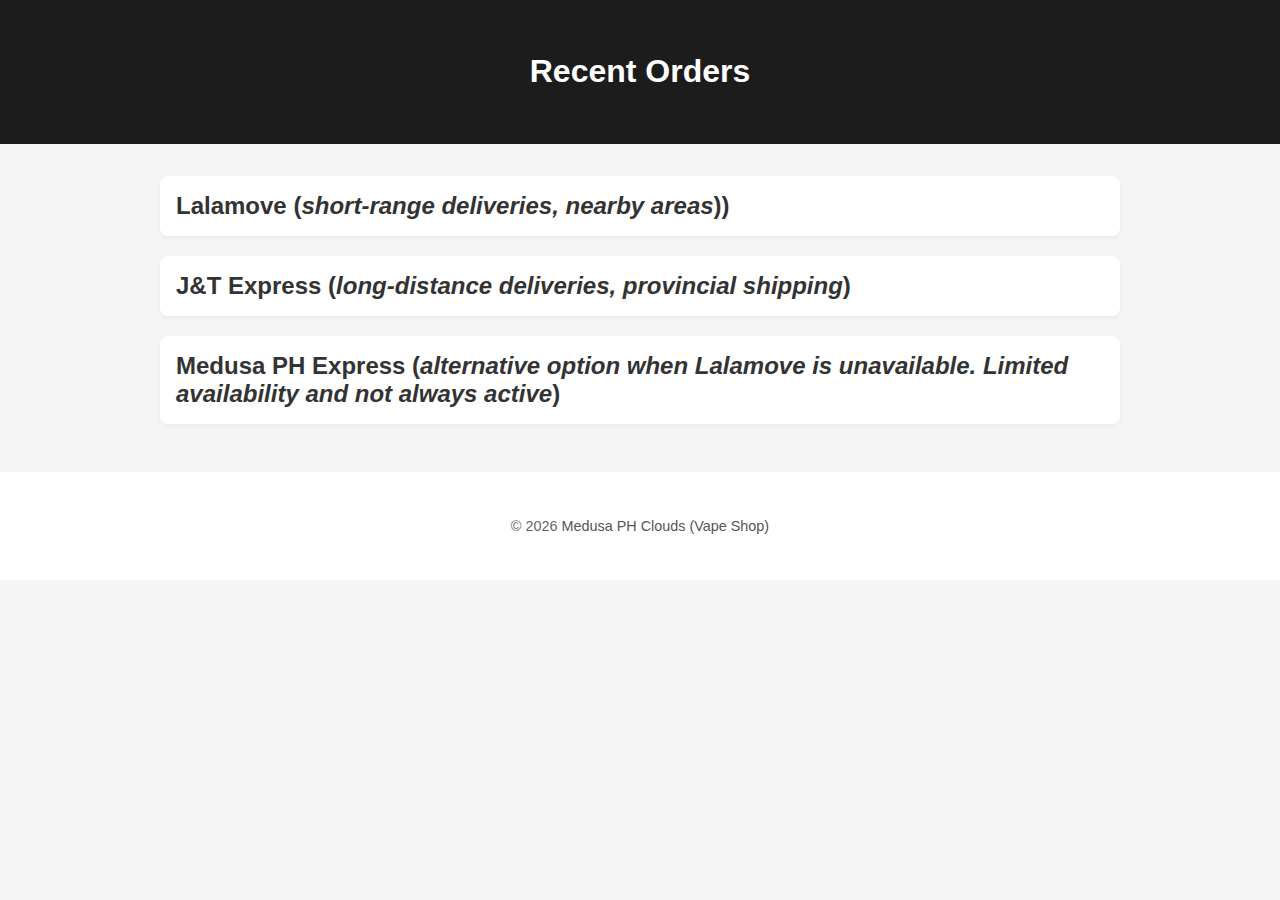
<file: recentorders.html>
<!DOCTYPE html>
<html lang="en">
<head>
    <meta charset="utf-8">
    <meta name="viewport" content="width=device-width, initial-scale=1">
    <meta name="description" content="Medusa PH Recent Orders">
    <meta name="keywords" content="Medusa PH Clouds, vape shop Philippines, vape orders, vape delivery, Lalamove, J&T Express, Ninja Van, vape delivery Philippines, trusted vape seller, reliable vape store, online vape shop, fast vape shipping, secure vape delivery, Medusa vape orders">
    <meta name="author" content="Medusa PH Clouds">
    <title>Medusa PH: Recent Orders</title>
    <link rel="icon" href="imgs/favicon.png" type="image/x-icon">

    <style>
        body {
            font-family: 'Segoe UI', sans-serif;
            margin: 0;
            background-color: #f5f5f5;
            color: #333;
        }

        header {
            background: #1c1c1c;
            color: white;
            padding: 2rem 1rem;
            text-align: center;
        }

        .container {
            max-width: 960px;
            margin: 2rem auto;
            padding: 0 1rem;
        }

        h2 {
            background: #fff;
            padding: 1rem;
            cursor: pointer;
            border-radius: 8px;
            margin-bottom: 0.5rem;
            box-shadow: 0 2px 5px rgba(0,0,0,0.05);
        }

        .table-wrapper {
            display: none;
            background: #fff;
            padding: 1rem;
            border-radius: 8px;
            margin-bottom: 1rem;
            box-shadow: 0 2px 5px rgba(0,0,0,0.05);
        }

        table {
            width: 100%;
            border-collapse: collapse;
            font-size: 0.95rem;
        }

        th, td {
            padding: 0.75rem;
            border: 1px solid #ddd;
            text-align: left;
        }

        th {
            background-color: #f0f0f0;
        }

        footer {
            text-align: center;
            padding: 2rem 1rem;
            font-size: 0.9rem;
            background-color: #fff;
            margin-top: 3rem;
            color: #666;
        }

        a {
            color: #555;
            text-decoration: none;
        }

        a:hover {
            text-decoration: underline;
        }
    </style>
</head>

<body>

<header>
    <h1>Recent Orders</h1>
</header>

<div class="container">

    <h2 onclick="toggleTable('lalamove')">Lalamove (<i>short-range deliveries, nearby areas</i>))</h2>
    <div id="lalamove" class="table-wrapper">
        <table>
            <thead>
                <tr>
                    <th>Rider Name</th>
                    <th>Order #</th>
                    <th>Ship To</th>
                    <th>Customer (Initials)</th>
                    <th>Date</th>
                    <th>Time</th>
                </tr>
            </thead>
            <tbody>
                <tr>
                    <td>Elester Rubio</td>
                    <td>103316068258</td>
                    <td>Parole And Probation Administration</td>
                    <td>J.S.</td>
                    <td>Apr 14 2025</td>
                    <td>11:57 AM</td>
                </tr>
                <tr>
                    <td>Reymar Kim Sanchez</td>
                    <td>107245063805</td>
                    <td>Azure North San Fernando</td>
                    <td>L.S.</td>
                    <td>Apr 07 2025</td>
                    <td>5:11 PM</td>
                </tr>
                <tr>
                    <td>Jovani Juan</td>
                    <td>104505061828</td>
                    <td>Pilar Village</td>
                    <td>R.A.</td>
                    <td>Apr 07 2025</td>
                    <td>9:36 AM</td>
                </tr>
                <tr>
                    <td>Larry Mallari</td>
                    <td>101935067503</td>
                    <td>Azure North</td>
                    <td>J.E.</td>
                    <td>Apr 01 2025</td>
                    <td>3:32 PM</td>
                </tr>
                <tr>
                    <td>Azur Lapore</td>
                    <td>106154068900</td>
                    <td>Viento Studio Apartment</td>
                    <td>J.A.</td>
                    <td>Mar 22 2025</td>
                    <td>3:44 PM</td>
                </tr>
                <tr>
                    <td>Andrey Dadula</td>
                    <td>108004064668</td>
                    <td>Parole And Probation Administration</td>
                    <td>J.S.</td>
                    <td>Mar 17 2025</td>
                    <td>12:42 PM</td>
                </tr>
                <tr>
                    <td>Jovann Mallari</td>
                    <td>104014069509</td>
                    <td>The Bali Corner at Azure North</td>
                    <td>T.G.</td>
                    <td>Mar 15 2025</td>
                    <td>1:23 PM</td>
                </tr>
                <tr>
                    <td>J-cee Feliciano</td>
                    <td>106354065475</td>
                    <td>Panadero Artisan Bread and Cafe</td>
                    <td>M.J.</td>
                    <td>Mar 14 2025</td>
                    <td>3:53 PM</td>
                </tr>
                <tr>
                    <td>Robert Zapanta</td>
                    <td>107364065267</td>
                    <td>3M72+4H San Fernando</td>
                    <td>J.L.</td>
                    <td>Mar 11 2025</td>
                    <td>3:29 PM</td>
                </tr>
                <tr>
                    <td>Erwin Simbulan</td>
                    <td>100364063191</td>
                    <td>OJS Powerhouse Fitness Center 2</td>
                    <td>D.S.</td>
                    <td>Mar 09 2025</td>
                    <td>6:16 PM</td>
                </tr>
                <tr>
                    <td>Ryan Villegas</td>
                    <td>107452061373</td>
                    <td>Sunlight View Village</td>
                    <td>Y.P.</td>
                    <td>Feb 07 2025</td>
                    <td>3:45 PM</td>
                </tr>
                <tr>
                    <td>Edmond Garcia</td>
                    <td>107341061899</td>
                    <td>Jose B Lingad Memorial Regional Hospital</td>
                    <td>K.T.</td>
                    <td>Jan 28 2025</td>
                    <td>3:07 PM</td>
                </tr>
                <tr>
                    <td>Pocholo Amigleo</td>
                    <td>100581066413</td>
                    <td>Doña Cristina Street</td>
                    <td>E.C.</td>
                    <td>Jan 22 2025</td>
                    <td>4:23 PM</td>
                </tr>
                <tr>
                    <td>Jacob Raymond Navarrete</td>
                    <td>101681065229</td>
                    <td>Lugar De Vergara Events Place and Private Resort</td>
                    <td>K.Y.</td>
                    <td>Jan 19 2025</td>
                    <td>5:41 PM</td>
                </tr>
                <!-- Add more Lalamove rows here -->
            </tbody>
        </table>
    </div>

    <h2 onclick="toggleTable('jt')">J&T Express (<i>long-distance deliveries, provincial shipping</i>)</h2>
    <div id="jt" class="table-wrapper">
        <table>
            <thead>
                <tr>
                    <th>Rider</th>
                    <th>Order No</th>
                    <th>Ship To</th>
                    <th>Customer (Initials)</th>
                    <th>Date</th>
                    <th>Time</th>
                </tr>
            </thead>
            <tbody>
                <tr>
                    <td>Unable to sync previous data</td>
                    <td>Unable to sync previous data</td>
                    <td>Unable to sync previous data</td>
                    <td>Unable to sync previous data</td>
                    <td>Unable to sync previous data</td>
                    <td>Unable to sync previous data</td>
                </tr>
                <!-- Add more J&T rows here -->
            </tbody>
        </table>
    </div>

    <h2 onclick="toggleTable('ninjavan')">Medusa PH Express (<i>alternative option when Lalamove is unavailable. Limited availability and not always active</i>)</h2>
    <div id="ninjavan" class="table-wrapper">
        <table>
            <thead>
                <tr>
                    <th>Rider</th>
                    <th>Order No</th>
                    <th>Ship To</th>
                    <th>Customer (Initials)</th>
                    <th>Date</th>
                    <th>Time</th>
                </tr>
            </thead>
            <tbody>
                <tr>
                    <td>Unable to sync previous data</td>
                    <td>Unable to sync previous data</td>
                    <td>Unable to sync previous data</td>
                    <td>Unable to sync previous data</td>
                    <td>Unable to sync previous data</td>
                    <td>Unable to sync previous data</td>
                </tr>
                <!-- Add more Ninja Van rows here -->
            </tbody>
        </table>
    </div>

</div>

<footer>
    <p>&copy; <script>document.write(new Date().getFullYear())</script> <a href="https://www.facebook.com/medusaphcloudsv2">Medusa PH Clouds (Vape Shop)</a></p>
</footer>

<script>
    function toggleTable(id) {
        const table = document.getElementById(id);
        table.style.display = table.style.display === 'block' ? 'none' : 'block';
    }
</script>

</body>
</html>
</file>
<file: vendors/themify-icons/css/themify-icons.css>
@font-face {
	font-family: 'themify';
	src:url("../fonts/themify.eot?-fvbane");
	src:url("../fonts/themify.eot?#iefix-fvbane") format("embedded-opentype"),
		url("../fonts/themify.woff?-fvbane") format("woff"),
		url("../fonts/themify.ttf?-fvbane") format("truetype"),
		url("../fonts/themify.svg?-fvbane#themify") format("svg");
	font-weight: normal;
	font-style: normal;
}

[class^="ti-"], [class*=" ti-"] {
	font-family: 'themify';
	speak: none;
	font-style: normal;
	font-weight: normal;
	font-variant: normal;
	text-transform: none;
	line-height: 1;

	/* Better Font Rendering =========== */
	-webkit-font-smoothing: antialiased;
	-moz-osx-font-smoothing: grayscale;
}

.ti-wand:before {
	content: "\e600";
}
.ti-volume:before {
	content: "\e601";
}
.ti-user:before {
	content: "\e602";
}
.ti-unlock:before {
	content: "\e603";
}
.ti-unlink:before {
	content: "\e604";
}
.ti-trash:before {
	content: "\e605";
}
.ti-thought:before {
	content: "\e606";
}
.ti-target:before {
	content: "\e607";
}
.ti-tag:before {
	content: "\e608";
}
.ti-tablet:before {
	content: "\e609";
}
.ti-star:before {
	content: "\e60a";
}
.ti-spray:before {
	content: "\e60b";
}
.ti-signal:before {
	content: "\e60c";
}
.ti-shopping-cart:before {
	content: "\e60d";
}
.ti-shopping-cart-full:before {
	content: "\e60e";
}
.ti-settings:before {
	content: "\e60f";
}
.ti-search:before {
	content: "\e610";
}
.ti-zoom-in:before {
	content: "\e611";
}
.ti-zoom-out:before {
	content: "\e612";
}
.ti-cut:before {
	content: "\e613";
}
.ti-ruler:before {
	content: "\e614";
}
.ti-ruler-pencil:before {
	content: "\e615";
}
.ti-ruler-alt:before {
	content: "\e616";
}
.ti-bookmark:before {
	content: "\e617";
}
.ti-bookmark-alt:before {
	content: "\e618";
}
.ti-reload:before {
	content: "\e619";
}
.ti-plus:before {
	content: "\e61a";
}
.ti-pin:before {
	content: "\e61b";
}
.ti-pencil:before {
	content: "\e61c";
}
.ti-pencil-alt:before {
	content: "\e61d";
}
.ti-paint-roller:before {
	content: "\e61e";
}
.ti-paint-bucket:before {
	content: "\e61f";
}
.ti-na:before {
	content: "\e620";
}
.ti-mobile:before {
	content: "\e621";
}
.ti-minus:before {
	content: "\e622";
}
.ti-medall:before {
	content: "\e623";
}
.ti-medall-alt:before {
	content: "\e624";
}
.ti-marker:before {
	content: "\e625";
}
.ti-marker-alt:before {
	content: "\e626";
}
.ti-arrow-up:before {
	content: "\e627";
}
.ti-arrow-right:before {
	content: "\e628";
}
.ti-arrow-left:before {
	content: "\e629";
}
.ti-arrow-down:before {
	content: "\e62a";
}
.ti-lock:before {
	content: "\e62b";
}
.ti-location-arrow:before {
	content: "\e62c";
}
.ti-link:before {
	content: "\e62d";
}
.ti-layout:before {
	content: "\e62e";
}
.ti-layers:before {
	content: "\e62f";
}
.ti-layers-alt:before {
	content: "\e630";
}
.ti-key:before {
	content: "\e631";
}
.ti-import:before {
	content: "\e632";
}
.ti-image:before {
	content: "\e633";
}
.ti-heart:before {
	content: "\e634";
}
.ti-heart-broken:before {
	content: "\e635";
}
.ti-hand-stop:before {
	content: "\e636";
}
.ti-hand-open:before {
	content: "\e637";
}
.ti-hand-drag:before {
	content: "\e638";
}
.ti-folder:before {
	content: "\e639";
}
.ti-flag:before {
	content: "\e63a";
}
.ti-flag-alt:before {
	content: "\e63b";
}
.ti-flag-alt-2:before {
	content: "\e63c";
}
.ti-eye:before {
	content: "\e63d";
}
.ti-export:before {
	content: "\e63e";
}
.ti-exchange-vertical:before {
	content: "\e63f";
}
.ti-desktop:before {
	content: "\e640";
}
.ti-cup:before {
	content: "\e641";
}
.ti-crown:before {
	content: "\e642";
}
.ti-comments:before {
	content: "\e643";
}
.ti-comment:before {
	content: "\e644";
}
.ti-comment-alt:before {
	content: "\e645";
}
.ti-close:before {
	content: "\e646";
}
.ti-clip:before {
	content: "\e647";
}
.ti-angle-up:before {
	content: "\e648";
}
.ti-angle-right:before {
	content: "\e649";
}
.ti-angle-left:before {
	content: "\e64a";
}
.ti-angle-down:before {
	content: "\e64b";
}
.ti-check:before {
	content: "\e64c";
}
.ti-check-box:before {
	content: "\e64d";
}
.ti-camera:before {
	content: "\e64e";
}
.ti-announcement:before {
	content: "\e64f";
}
.ti-brush:before {
	content: "\e650";
}
.ti-briefcase:before {
	content: "\e651";
}
.ti-bolt:before {
	content: "\e652";
}
.ti-bolt-alt:before {
	content: "\e653";
}
.ti-blackboard:before {
	content: "\e654";
}
.ti-bag:before {
	content: "\e655";
}
.ti-move:before {
	content: "\e656";
}
.ti-arrows-vertical:before {
	content: "\e657";
}
.ti-arrows-horizontal:before {
	content: "\e658";
}
.ti-fullscreen:before {
	content: "\e659";
}
.ti-arrow-top-right:before {
	content: "\e65a";
}
.ti-arrow-top-left:before {
	content: "\e65b";
}
.ti-arrow-circle-up:before {
	content: "\e65c";
}
.ti-arrow-circle-right:before {
	content: "\e65d";
}
.ti-arrow-circle-left:before {
	content: "\e65e";
}
.ti-arrow-circle-down:before {
	content: "\e65f";
}
.ti-angle-double-up:before {
	content: "\e660";
}
.ti-angle-double-right:before {
	content: "\e661";
}
.ti-angle-double-left:before {
	content: "\e662";
}
.ti-angle-double-down:before {
	content: "\e663";
}
.ti-zip:before {
	content: "\e664";
}
.ti-world:before {
	content: "\e665";
}
.ti-wheelchair:before {
	content: "\e666";
}
.ti-view-list:before {
	content: "\e667";
}
.ti-view-list-alt:before {
	content: "\e668";
}
.ti-view-grid:before {
	content: "\e669";
}
.ti-uppercase:before {
	content: "\e66a";
}
.ti-upload:before {
	content: "\e66b";
}
.ti-underline:before {
	content: "\e66c";
}
.ti-truck:before {
	content: "\e66d";
}
.ti-timer:before {
	content: "\e66e";
}
.ti-ticket:before {
	content: "\e66f";
}
.ti-thumb-up:before {
	content: "\e670";
}
.ti-thumb-down:before {
	content: "\e671";
}
.ti-text:before {
	content: "\e672";
}
.ti-stats-up:before {
	content: "\e673";
}
.ti-stats-down:before {
	content: "\e674";
}
.ti-split-v:before {
	content: "\e675";
}
.ti-split-h:before {
	content: "\e676";
}
.ti-smallcap:before {
	content: "\e677";
}
.ti-shine:before {
	content: "\e678";
}
.ti-shift-right:before {
	content: "\e679";
}
.ti-shift-left:before {
	content: "\e67a";
}
.ti-shield:before {
	content: "\e67b";
}
.ti-notepad:before {
	content: "\e67c";
}
.ti-server:before {
	content: "\e67d";
}
.ti-quote-right:before {
	content: "\e67e";
}
.ti-quote-left:before {
	content: "\e67f";
}
.ti-pulse:before {
	content: "\e680";
}
.ti-printer:before {
	content: "\e681";
}
.ti-power-off:before {
	content: "\e682";
}
.ti-plug:before {
	content: "\e683";
}
.ti-pie-chart:before {
	content: "\e684";
}
.ti-paragraph:before {
	content: "\e685";
}
.ti-panel:before {
	content: "\e686";
}
.ti-package:before {
	content: "\e687";
}
.ti-music:before {
	content: "\e688";
}
.ti-music-alt:before {
	content: "\e689";
}
.ti-mouse:before {
	content: "\e68a";
}
.ti-mouse-alt:before {
	content: "\e68b";
}
.ti-money:before {
	content: "\e68c";
}
.ti-microphone:before {
	content: "\e68d";
}
.ti-menu:before {
	content: "\e68e";
}
.ti-menu-alt:before {
	content: "\e68f";
}
.ti-map:before {
	content: "\e690";
}
.ti-map-alt:before {
	content: "\e691";
}
.ti-loop:before {
	content: "\e692";
}
.ti-location-pin:before {
	content: "\e693";
}
.ti-list:before {
	content: "\e694";
}
.ti-light-bulb:before {
	content: "\e695";
}
.ti-Italic:before {
	content: "\e696";
}
.ti-info:before {
	content: "\e697";
}
.ti-infinite:before {
	content: "\e698";
}
.ti-id-badge:before {
	content: "\e699";
}
.ti-hummer:before {
	content: "\e69a";
}
.ti-home:before {
	content: "\e69b";
}
.ti-help:before {
	content: "\e69c";
}
.ti-headphone:before {
	content: "\e69d";
}
.ti-harddrives:before {
	content: "\e69e";
}
.ti-harddrive:before {
	content: "\e69f";
}
.ti-gift:before {
	content: "\e6a0";
}
.ti-game:before {
	content: "\e6a1";
}
.ti-filter:before {
	content: "\e6a2";
}
.ti-files:before {
	content: "\e6a3";
}
.ti-file:before {
	content: "\e6a4";
}
.ti-eraser:before {
	content: "\e6a5";
}
.ti-envelope:before {
	content: "\e6a6";
}
.ti-download:before {
	content: "\e6a7";
}
.ti-direction:before {
	content: "\e6a8";
}
.ti-direction-alt:before {
	content: "\e6a9";
}
.ti-dashboard:before {
	content: "\e6aa";
}
.ti-control-stop:before {
	content: "\e6ab";
}
.ti-control-shuffle:before {
	content: "\e6ac";
}
.ti-control-play:before {
	content: "\e6ad";
}
.ti-control-pause:before {
	content: "\e6ae";
}
.ti-control-forward:before {
	content: "\e6af";
}
.ti-control-backward:before {
	content: "\e6b0";
}
.ti-cloud:before {
	content: "\e6b1";
}
.ti-cloud-up:before {
	content: "\e6b2";
}
.ti-cloud-down:before {
	content: "\e6b3";
}
.ti-clipboard:before {
	content: "\e6b4";
}
.ti-car:before {
	content: "\e6b5";
}
.ti-calendar:before {
	content: "\e6b6";
}
.ti-book:before {
	content: "\e6b7";
}
.ti-bell:before {
	content: "\e6b8";
}
.ti-basketball:before {
	content: "\e6b9";
}
.ti-bar-chart:before {
	content: "\e6ba";
}
.ti-bar-chart-alt:before {
	content: "\e6bb";
}
.ti-back-right:before {
	content: "\e6bc";
}
.ti-back-left:before {
	content: "\e6bd";
}
.ti-arrows-corner:before {
	content: "\e6be";
}
.ti-archive:before {
	content: "\e6bf";
}
.ti-anchor:before {
	content: "\e6c0";
}
.ti-align-right:before {
	content: "\e6c1";
}
.ti-align-left:before {
	content: "\e6c2";
}
.ti-align-justify:before {
	content: "\e6c3";
}
.ti-align-center:before {
	content: "\e6c4";
}
.ti-alert:before {
	content: "\e6c5";
}
.ti-alarm-clock:before {
	content: "\e6c6";
}
.ti-agenda:before {
	content: "\e6c7";
}
.ti-write:before {
	content: "\e6c8";
}
.ti-window:before {
	content: "\e6c9";
}
.ti-widgetized:before {
	content: "\e6ca";
}
.ti-widget:before {
	content: "\e6cb";
}
.ti-widget-alt:before {
	content: "\e6cc";
}
.ti-wallet:before {
	content: "\e6cd";
}
.ti-video-clapper:before {
	content: "\e6ce";
}
.ti-video-camera:before {
	content: "\e6cf";
}
.ti-vector:before {
	content: "\e6d0";
}
.ti-themify-logo:before {
	content: "\e6d1";
}
.ti-themify-favicon:before {
	content: "\e6d2";
}
.ti-themify-favicon-alt:before {
	content: "\e6d3";
}
.ti-support:before {
	content: "\e6d4";
}
.ti-stamp:before {
	content: "\e6d5";
}
.ti-split-v-alt:before {
	content: "\e6d6";
}
.ti-slice:before {
	content: "\e6d7";
}
.ti-shortcode:before {
	content: "\e6d8";
}
.ti-shift-right-alt:before {
	content: "\e6d9";
}
.ti-shift-left-alt:before {
	content: "\e6da";
}
.ti-ruler-alt-2:before {
	content: "\e6db";
}
.ti-receipt:before {
	content: "\e6dc";
}
.ti-pin2:before {
	content: "\e6dd";
}
.ti-pin-alt:before {
	content: "\e6de";
}
.ti-pencil-alt2:before {
	content: "\e6df";
}
.ti-palette:before {
	content: "\e6e0";
}
.ti-more:before {
	content: "\e6e1";
}
.ti-more-alt:before {
	content: "\e6e2";
}
.ti-microphone-alt:before {
	content: "\e6e3";
}
.ti-magnet:before {
	content: "\e6e4";
}
.ti-line-double:before {
	content: "\e6e5";
}
.ti-line-dotted:before {
	content: "\e6e6";
}
.ti-line-dashed:before {
	content: "\e6e7";
}
.ti-layout-width-full:before {
	content: "\e6e8";
}
.ti-layout-width-default:before {
	content: "\e6e9";
}
.ti-layout-width-default-alt:before {
	content: "\e6ea";
}
.ti-layout-tab:before {
	content: "\e6eb";
}
.ti-layout-tab-window:before {
	content: "\e6ec";
}
.ti-layout-tab-v:before {
	content: "\e6ed";
}
.ti-layout-tab-min:before {
	content: "\e6ee";
}
.ti-layout-slider:before {
	content: "\e6ef";
}
.ti-layout-slider-alt:before {
	content: "\e6f0";
}
.ti-layout-sidebar-right:before {
	content: "\e6f1";
}
.ti-layout-sidebar-none:before {
	content: "\e6f2";
}
.ti-layout-sidebar-left:before {
	content: "\e6f3";
}
.ti-layout-placeholder:before {
	content: "\e6f4";
}
.ti-layout-menu:before {
	content: "\e6f5";
}
.ti-layout-menu-v:before {
	content: "\e6f6";
}
.ti-layout-menu-separated:before {
	content: "\e6f7";
}
.ti-layout-menu-full:before {
	content: "\e6f8";
}
.ti-layout-media-right-alt:before {
	content: "\e6f9";
}
.ti-layout-media-right:before {
	content: "\e6fa";
}
.ti-layout-media-overlay:before {
	content: "\e6fb";
}
.ti-layout-media-overlay-alt:before {
	content: "\e6fc";
}
.ti-layout-media-overlay-alt-2:before {
	content: "\e6fd";
}
.ti-layout-media-left-alt:before {
	content: "\e6fe";
}
.ti-layout-media-left:before {
	content: "\e6ff";
}
.ti-layout-media-center-alt:before {
	content: "\e700";
}
.ti-layout-media-center:before {
	content: "\e701";
}
.ti-layout-list-thumb:before {
	content: "\e702";
}
.ti-layout-list-thumb-alt:before {
	content: "\e703";
}
.ti-layout-list-post:before {
	content: "\e704";
}
.ti-layout-list-large-image:before {
	content: "\e705";
}
.ti-layout-line-solid:before {
	content: "\e706";
}
.ti-layout-grid4:before {
	content: "\e707";
}
.ti-layout-grid3:before {
	content: "\e708";
}
.ti-layout-grid2:before {
	content: "\e709";
}
.ti-layout-grid2-thumb:before {
	content: "\e70a";
}
.ti-layout-cta-right:before {
	content: "\e70b";
}
.ti-layout-cta-left:before {
	content: "\e70c";
}
.ti-layout-cta-center:before {
	content: "\e70d";
}
.ti-layout-cta-btn-right:before {
	content: "\e70e";
}
.ti-layout-cta-btn-left:before {
	content: "\e70f";
}
.ti-layout-column4:before {
	content: "\e710";
}
.ti-layout-column3:before {
	content: "\e711";
}
.ti-layout-column2:before {
	content: "\e712";
}
.ti-layout-accordion-separated:before {
	content: "\e713";
}
.ti-layout-accordion-merged:before {
	content: "\e714";
}
.ti-layout-accordion-list:before {
	content: "\e715";
}
.ti-ink-pen:before {
	content: "\e716";
}
.ti-info-alt:before {
	content: "\e717";
}
.ti-help-alt:before {
	content: "\e718";
}
.ti-headphone-alt:before {
	content: "\e719";
}
.ti-hand-point-up:before {
	content: "\e71a";
}
.ti-hand-point-right:before {
	content: "\e71b";
}
.ti-hand-point-left:before {
	content: "\e71c";
}
.ti-hand-point-down:before {
	content: "\e71d";
}
.ti-gallery:before {
	content: "\e71e";
}
.ti-face-smile:before {
	content: "\e71f";
}
.ti-face-sad:before {
	content: "\e720";
}
.ti-credit-card:before {
	content: "\e721";
}
.ti-control-skip-forward:before {
	content: "\e722";
}
.ti-control-skip-backward:before {
	content: "\e723";
}
.ti-control-record:before {
	content: "\e724";
}
.ti-control-eject:before {
	content: "\e725";
}
.ti-comments-smiley:before {
	content: "\e726";
}
.ti-brush-alt:before {
	content: "\e727";
}
.ti-youtube:before {
	content: "\e728";
}
.ti-vimeo:before {
	content: "\e729";
}
.ti-twitter:before {
	content: "\e72a";
}
.ti-time:before {
	content: "\e72b";
}
.ti-tumblr:before {
	content: "\e72c";
}
.ti-skype:before {
	content: "\e72d";
}
.ti-share:before {
	content: "\e72e";
}
.ti-share-alt:before {
	content: "\e72f";
}
.ti-rocket:before {
	content: "\e730";
}
.ti-pinterest:before {
	content: "\e731";
}
.ti-new-window:before {
	content: "\e732";
}
.ti-microsoft:before {
	content: "\e733";
}
.ti-list-ol:before {
	content: "\e734";
}
.ti-linkedin:before {
	content: "\e735";
}
.ti-layout-sidebar-2:before {
	content: "\e736";
}
.ti-layout-grid4-alt:before {
	content: "\e737";
}
.ti-layout-grid3-alt:before {
	content: "\e738";
}
.ti-layout-grid2-alt:before {
	content: "\e739";
}
.ti-layout-column4-alt:before {
	content: "\e73a";
}
.ti-layout-column3-alt:before {
	content: "\e73b";
}
.ti-layout-column2-alt:before {
	content: "\e73c";
}
.ti-instagram:before {
	content: "\e73d";
}
.ti-google:before {
	content: "\e73e";
}
.ti-github:before {
	content: "\e73f";
}
.ti-flickr:before {
	content: "\e740";
}
.ti-facebook:before {
	content: "\e741";
}
.ti-dropbox:before {
	content: "\e742";
}
.ti-dribbble:before {
	content: "\e743";
}
.ti-apple:before {
	content: "\e744";
}
.ti-android:before {
	content: "\e745";
}
.ti-save:before {
	content: "\e746";
}
.ti-save-alt:before {
	content: "\e747";
}
.ti-yahoo:before {
	content: "\e748";
}
.ti-wordpress:before {
	content: "\e749";
}
.ti-vimeo-alt:before {
	content: "\e74a";
}
.ti-twitter-alt:before {
	content: "\e74b";
}
.ti-tumblr-alt:before {
	content: "\e74c";
}
.ti-trello:before {
	content: "\e74d";
}
.ti-stack-overflow:before {
	content: "\e74e";
}
.ti-soundcloud:before {
	content: "\e74f";
}
.ti-sharethis:before {
	content: "\e750";
}
.ti-sharethis-alt:before {
	content: "\e751";
}
.ti-reddit:before {
	content: "\e752";
}
.ti-pinterest-alt:before {
	content: "\e753";
}
.ti-microsoft-alt:before {
	content: "\e754";
}
.ti-linux:before {
	content: "\e755";
}
.ti-jsfiddle:before {
	content: "\e756";
}
.ti-joomla:before {
	content: "\e757";
}
.ti-html5:before {
	content: "\e758";
}
.ti-flickr-alt:before {
	content: "\e759";
}
.ti-email:before {
	content: "\e75a";
}
.ti-drupal:before {
	content: "\e75b";
}
.ti-dropbox-alt:before {
	content: "\e75c";
}
.ti-css3:before {
	content: "\e75d";
}
.ti-rss:before {
	content: "\e75e";
}
.ti-rss-alt:before {
	content: "\e75f";
}
</file>
<file: css/meyawo.css>
@charset "UTF-8";

@import url("https://fonts.googleapis.com/css?family=Baloo+Paaji|Open+Sans:300,300i,400,400i,600,600i,700,700i");
:root {
  --blue: #1e549f;
  --indigo: #695aa6;
  --purple: #6f42c1;
  --pink: #e83e8c;
  --red: #ec185d;
  --orange: #ff6d02;
  --yellow: #ffc107;
  --green: #1bb74f;
  --teal: #20c997;
  --cyan: #17a2b8;
  --white: #fff;
  --gray: #6c757d;
  --gray-dark: #393e46;
  --primary: #695aa6;
  --secondary: #393e46;
  --success: #1bb74f;
  --info: #17a2b8;
  --warning: #ff6d02;
  --danger: #ec185d;
  --light: #f8f9fa;
  --dark: #212529;
  --breakpoint-xs: 0;
  --breakpoint-sm: 576px;
  --breakpoint-md: 768px;
  --breakpoint-lg: 992px;
  --breakpoint-xl: 1200px;
  --font-family-sans-serif: "Open Sans", sans-serif;
  --font-family-monospace: SFMono-Regular, Menlo, Monaco, Consolas, "Liberation Mono", "Courier New", monospace;
}

*,
*::before,
*::after {
  box-sizing: border-box;
}

html {
  font-family: sans-serif;
  line-height: 1.15;
  -webkit-text-size-adjust: 100%;
  -webkit-tap-highlight-color: rgba(0, 0, 0, 0);
}

article, aside, figcaption, figure, footer, header, hgroup, main, nav, section {
  display: block;
}

body {
  margin: 0;
  font-family: "Open Sans", sans-serif;
  font-size: 1rem;
  font-weight: 400;
  line-height: 1.5;
  color: #212529;
  text-align: left;
  background-color: #fff;
}

[tabindex="-1"]:focus {
  outline: 0 !important;
}

hr {
  box-sizing: content-box;
  height: 0;
  overflow: visible;
}

h1, h2, h3, h4, h5, h6 {
  margin-top: 0;
  margin-bottom: 0.5rem;
}

p {
  margin-top: 0;
  margin-bottom: 1rem;
}

abbr[title],
abbr[data-original-title] {
  text-decoration: underline;
  -webkit-text-decoration: underline dotted;
          text-decoration: underline dotted;
  cursor: help;
  border-bottom: 0;
  -webkit-text-decoration-skip-ink: none;
          text-decoration-skip-ink: none;
}

address {
  margin-bottom: 1rem;
  font-style: normal;
  line-height: inherit;
}

ol,
ul,
dl {
  margin-top: 0;
  margin-bottom: 1rem;
}

ol ol,
ul ul,
ol ul,
ul ol {
  margin-bottom: 0;
}

dt {
  font-weight: 700;
}

dd {
  margin-bottom: .5rem;
  margin-left: 0;
}

blockquote {
  margin: 0 0 1rem;
}

b,
strong {
  font-weight: bolder;
}

small {
  font-size: 80%;
}

sub,
sup {
  position: relative;
  font-size: 75%;
  line-height: 0;
  vertical-align: baseline;
}

sub {
  bottom: -.25em;
}

sup {
  top: -.5em;
}

a {
  color: #695aa6;
  text-decoration: none;
  background-color: transparent;
}

a:hover {
  color: #493f75;
  text-decoration: none;
}

a:not([href]):not([tabindex]) {
  color: inherit;
  text-decoration: none;
}

a:not([href]):not([tabindex]):hover, a:not([href]):not([tabindex]):focus {
  color: inherit;
  text-decoration: none;
}

a:not([href]):not([tabindex]):focus {
  outline: 0;
}

pre,
code,
kbd,
samp {
  font-family: SFMono-Regular, Menlo, Monaco, Consolas, "Liberation Mono", "Courier New", monospace;
  font-size: 1em;
}

pre {
  margin-top: 0;
  margin-bottom: 1rem;
  overflow: auto;
}

figure {
  margin: 0 0 1rem;
}

img {
  vertical-align: middle;
  border-style: none;
}

svg {
  overflow: hidden;
  vertical-align: middle;
}

table {
  border-collapse: collapse;
}

caption {
  padding-top: 0.75rem;
  padding-bottom: 0.75rem;
  color: #6c757d;
  text-align: left;
  caption-side: bottom;
}

th {
  text-align: inherit;
}

label {
  display: inline-block;
  margin-bottom: 0.5rem;
}

button {
  border-radius: 0;
}

button:focus {
  outline: 1px dotted;
  outline: 5px auto -webkit-focus-ring-color;
}

input,
button,
select,
optgroup,
textarea {
  margin: 0;
  font-family: inherit;
  font-size: inherit;
  line-height: inherit;
}

button,
input {
  overflow: visible;
}

button,
select {
  text-transform: none;
}

select {
  word-wrap: normal;
}

button,
[type="button"],
[type="reset"],
[type="submit"] {
  -webkit-appearance: button;
}

button:not(:disabled),
[type="button"]:not(:disabled),
[type="reset"]:not(:disabled),
[type="submit"]:not(:disabled) {
  cursor: pointer;
}

button::-moz-focus-inner,
[type="button"]::-moz-focus-inner,
[type="reset"]::-moz-focus-inner,
[type="submit"]::-moz-focus-inner {
  padding: 0;
  border-style: none;
}

input[type="radio"],
input[type="checkbox"] {
  box-sizing: border-box;
  padding: 0;
}

input[type="date"],
input[type="time"],
input[type="datetime-local"],
input[type="month"] {
  -webkit-appearance: listbox;
}

textarea {
  overflow: auto;
  resize: vertical;
}

fieldset {
  min-width: 0;
  padding: 0;
  margin: 0;
  border: 0;
}

legend {
  display: block;
  width: 100%;
  max-width: 100%;
  padding: 0;
  margin-bottom: .5rem;
  font-size: 1.5rem;
  line-height: inherit;
  color: inherit;
  white-space: normal;
}

progress {
  vertical-align: baseline;
}

[type="number"]::-webkit-inner-spin-button,
[type="number"]::-webkit-outer-spin-button {
  height: auto;
}

[type="search"] {
  outline-offset: -2px;
  -webkit-appearance: none;
}

[type="search"]::-webkit-search-decoration {
  -webkit-appearance: none;
}

::-webkit-file-upload-button {
  font: inherit;
  -webkit-appearance: button;
}

output {
  display: inline-block;
}

summary {
  display: list-item;
  cursor: pointer;
}

template {
  display: none;
}

[hidden] {
  display: none !important;
}

h1, h2, h3, h4, h5, h6,
.h1, .h2, .h3, .h4, .h5, .h6 {
  margin-bottom: 0.5rem;
  font-weight: 500;
  line-height: 1.2;
}

h1, .h1 {
  font-size: 2.5rem;
}

h2, .h2 {
  font-size: 2rem;
}

h3, .h3 {
  font-size: 1.75rem;
}

h4, .h4 {
  font-size: 1.5rem;
}

h5, .h5 {
  font-size: 1.25rem;
}

h6, .h6 {
  font-size: 1rem;
}

.lead {
  font-size: 1.25rem;
  font-weight: 300;
}

.display-1 {
  font-size: 6rem;
  font-weight: 300;
  line-height: 1.2;
}

.display-2 {
  font-size: 5.5rem;
  font-weight: 300;
  line-height: 1.2;
}

.display-3 {
  font-size: 4.5rem;
  font-weight: 300;
  line-height: 1.2;
}

.display-4 {
  font-size: 3.5rem;
  font-weight: 300;
  line-height: 1.2;
}

hr {
  margin-top: 1rem;
  margin-bottom: 1rem;
  border: 0;
  border-top: 1px solid rgba(0, 0, 0, 0.1);
}

small,
.small {
  font-size: 80%;
  font-weight: 400;
}

mark,
.mark {
  padding: 0.2em;
  background-color: #fcf8e3;
}

.list-unstyled {
  padding-left: 0;
  list-style: none;
}

.list-inline {
  padding-left: 0;
  list-style: none;
}

.list-inline-item {
  display: inline-block;
}

.list-inline-item:not(:last-child) {
  margin-right: 0.5rem;
}

.initialism {
  font-size: 90%;
  text-transform: uppercase;
}

.blockquote {
  margin-bottom: 1rem;
  font-size: 1.25rem;
}

.blockquote-footer {
  display: block;
  font-size: 80%;
  color: #6c757d;
}

.blockquote-footer::before {
  content: "\2014\00A0";
}

.img-fluid {
  max-width: 100%;
  height: auto;
}

.img-thumbnail {
  padding: 0.25rem;
  background-color: #fff;
  border: 1px solid #dee2e6;
  border-radius: 0.25rem;
  max-width: 100%;
  height: auto;
}

.figure {
  display: inline-block;
}

.figure-img {
  margin-bottom: 0.5rem;
  line-height: 1;
}

.figure-caption {
  font-size: 90%;
  color: #6c757d;
}

code {
  font-size: 87.5%;
  color: #e83e8c;
  word-break: break-word;
}

a > code {
  color: inherit;
}

kbd {
  padding: 0.2rem 0.4rem;
  font-size: 87.5%;
  color: #fff;
  background-color: #212529;
  border-radius: 0.2rem;
}

kbd kbd {
  padding: 0;
  font-size: 100%;
  font-weight: 700;
}

pre {
  display: block;
  font-size: 87.5%;
  color: #212529;
}

pre code {
  font-size: inherit;
  color: inherit;
  word-break: normal;
}

.pre-scrollable {
  max-height: 340px;
  overflow-y: scroll;
}

.container {
  width: 100%;
  padding-right: 15px;
  padding-left: 15px;
  margin-right: auto;
  margin-left: auto;
}

@media (min-width: 576px) {
  .container {
    max-width: 540px;
  }
}

@media (min-width: 768px) {
  .container {
    max-width: 720px;
  }
}

@media (min-width: 992px) {
  .container {
    max-width: 960px;
  }
}

@media (min-width: 1200px) {
  .container {
    max-width: 1140px;
  }
}

.container-fluid {
  width: 100%;
  padding-right: 15px;
  padding-left: 15px;
  margin-right: auto;
  margin-left: auto;
}

.row {
  display: -webkit-box;
  display: -webkit-flex;
  display: -ms-flexbox;
  display: flex;
  -webkit-flex-wrap: wrap;
      -ms-flex-wrap: wrap;
          flex-wrap: wrap;
  margin-right: -15px;
  margin-left: -15px;
}

.no-gutters {
  margin-right: 0;
  margin-left: 0;
}

.no-gutters > .col,
.no-gutters > [class*="col-"] {
  padding-right: 0;
  padding-left: 0;
}

.col-1, .col-2, .col-3, .col-4, .col-5, .col-6, .col-7, .col-8, .col-9, .col-10, .col-11, .col-12, .col,
.col-auto, .col-sm-1, .col-sm-2, .col-sm-3, .col-sm-4, .col-sm-5, .col-sm-6, .col-sm-7, .col-sm-8, .col-sm-9, .col-sm-10, .col-sm-11, .col-sm-12, .col-sm,
.col-sm-auto, .col-md-1, .col-md-2, .col-md-3, .col-md-4, .col-md-5, .col-md-6, .col-md-7, .col-md-8, .col-md-9, .col-md-10, .col-md-11, .col-md-12, .col-md,
.col-md-auto, .col-lg-1, .col-lg-2, .col-lg-3, .col-lg-4, .col-lg-5, .col-lg-6, .col-lg-7, .col-lg-8, .col-lg-9, .col-lg-10, .col-lg-11, .col-lg-12, .col-lg,
.col-lg-auto, .col-xl-1, .col-xl-2, .col-xl-3, .col-xl-4, .col-xl-5, .col-xl-6, .col-xl-7, .col-xl-8, .col-xl-9, .col-xl-10, .col-xl-11, .col-xl-12, .col-xl,
.col-xl-auto {
  position: relative;
  width: 100%;
  padding-right: 15px;
  padding-left: 15px;
}

.col {
  -webkit-flex-basis: 0;
      -ms-flex-preferred-size: 0;
          flex-basis: 0;
  -webkit-box-flex: 1;
  -webkit-flex-grow: 1;
      -ms-flex-positive: 1;
          flex-grow: 1;
  max-width: 100%;
}

.col-auto {
  -webkit-box-flex: 0;
  -webkit-flex: 0 0 auto;
      -ms-flex: 0 0 auto;
          flex: 0 0 auto;
  width: auto;
  max-width: 100%;
}

.col-1 {
  -webkit-box-flex: 0;
  -webkit-flex: 0 0 8.33333%;
      -ms-flex: 0 0 8.33333%;
          flex: 0 0 8.33333%;
  max-width: 8.33333%;
}

.col-2 {
  -webkit-box-flex: 0;
  -webkit-flex: 0 0 16.66667%;
      -ms-flex: 0 0 16.66667%;
          flex: 0 0 16.66667%;
  max-width: 16.66667%;
}

.col-3 {
  -webkit-box-flex: 0;
  -webkit-flex: 0 0 25%;
      -ms-flex: 0 0 25%;
          flex: 0 0 25%;
  max-width: 25%;
}

.col-4 {
  -webkit-box-flex: 0;
  -webkit-flex: 0 0 33.33333%;
      -ms-flex: 0 0 33.33333%;
          flex: 0 0 33.33333%;
  max-width: 33.33333%;
}

.col-5 {
  -webkit-box-flex: 0;
  -webkit-flex: 0 0 41.66667%;
      -ms-flex: 0 0 41.66667%;
          flex: 0 0 41.66667%;
  max-width: 41.66667%;
}

.col-6 {
  -webkit-box-flex: 0;
  -webkit-flex: 0 0 50%;
      -ms-flex: 0 0 50%;
          flex: 0 0 50%;
  max-width: 50%;
}

.col-7 {
  -webkit-box-flex: 0;
  -webkit-flex: 0 0 58.33333%;
      -ms-flex: 0 0 58.33333%;
          flex: 0 0 58.33333%;
  max-width: 58.33333%;
}

.col-8 {
  -webkit-box-flex: 0;
  -webkit-flex: 0 0 66.66667%;
      -ms-flex: 0 0 66.66667%;
          flex: 0 0 66.66667%;
  max-width: 66.66667%;
}

.col-9 {
  -webkit-box-flex: 0;
  -webkit-flex: 0 0 75%;
      -ms-flex: 0 0 75%;
          flex: 0 0 75%;
  max-width: 75%;
}

.col-10 {
  -webkit-box-flex: 0;
  -webkit-flex: 0 0 83.33333%;
      -ms-flex: 0 0 83.33333%;
          flex: 0 0 83.33333%;
  max-width: 83.33333%;
}

.col-11 {
  -webkit-box-flex: 0;
  -webkit-flex: 0 0 91.66667%;
      -ms-flex: 0 0 91.66667%;
          flex: 0 0 91.66667%;
  max-width: 91.66667%;
}

.col-12 {
  -webkit-box-flex: 0;
  -webkit-flex: 0 0 100%;
      -ms-flex: 0 0 100%;
          flex: 0 0 100%;
  max-width: 100%;
}

.order-first {
  -webkit-box-ordinal-group: 0;
  -webkit-order: -1;
      -ms-flex-order: -1;
          order: -1;
}

.order-last {
  -webkit-box-ordinal-group: 14;
  -webkit-order: 13;
      -ms-flex-order: 13;
          order: 13;
}

.order-0 {
  -webkit-box-ordinal-group: 1;
  -webkit-order: 0;
      -ms-flex-order: 0;
          order: 0;
}

.order-1 {
  -webkit-box-ordinal-group: 2;
  -webkit-order: 1;
      -ms-flex-order: 1;
          order: 1;
}

.order-2 {
  -webkit-box-ordinal-group: 3;
  -webkit-order: 2;
      -ms-flex-order: 2;
          order: 2;
}

.order-3 {
  -webkit-box-ordinal-group: 4;
  -webkit-order: 3;
      -ms-flex-order: 3;
          order: 3;
}

.order-4 {
  -webkit-box-ordinal-group: 5;
  -webkit-order: 4;
      -ms-flex-order: 4;
          order: 4;
}

.order-5 {
  -webkit-box-ordinal-group: 6;
  -webkit-order: 5;
      -ms-flex-order: 5;
          order: 5;
}

.order-6 {
  -webkit-box-ordinal-group: 7;
  -webkit-order: 6;
      -ms-flex-order: 6;
          order: 6;
}

.order-7 {
  -webkit-box-ordinal-group: 8;
  -webkit-order: 7;
      -ms-flex-order: 7;
          order: 7;
}

.order-8 {
  -webkit-box-ordinal-group: 9;
  -webkit-order: 8;
      -ms-flex-order: 8;
          order: 8;
}

.order-9 {
  -webkit-box-ordinal-group: 10;
  -webkit-order: 9;
      -ms-flex-order: 9;
          order: 9;
}

.order-10 {
  -webkit-box-ordinal-group: 11;
  -webkit-order: 10;
      -ms-flex-order: 10;
          order: 10;
}

.order-11 {
  -webkit-box-ordinal-group: 12;
  -webkit-order: 11;
      -ms-flex-order: 11;
          order: 11;
}

.order-12 {
  -webkit-box-ordinal-group: 13;
  -webkit-order: 12;
      -ms-flex-order: 12;
          order: 12;
}

.offset-1 {
  margin-left: 8.33333%;
}

.offset-2 {
  margin-left: 16.66667%;
}

.offset-3 {
  margin-left: 25%;
}

.offset-4 {
  margin-left: 33.33333%;
}

.offset-5 {
  margin-left: 41.66667%;
}

.offset-6 {
  margin-left: 50%;
}

.offset-7 {
  margin-left: 58.33333%;
}

.offset-8 {
  margin-left: 66.66667%;
}

.offset-9 {
  margin-left: 75%;
}

.offset-10 {
  margin-left: 83.33333%;
}

.offset-11 {
  margin-left: 91.66667%;
}

@media (min-width: 576px) {
  .col-sm {
    -webkit-flex-basis: 0;
        -ms-flex-preferred-size: 0;
            flex-basis: 0;
    -webkit-box-flex: 1;
    -webkit-flex-grow: 1;
        -ms-flex-positive: 1;
            flex-grow: 1;
    max-width: 100%;
  }
  .col-sm-auto {
    -webkit-box-flex: 0;
    -webkit-flex: 0 0 auto;
        -ms-flex: 0 0 auto;
            flex: 0 0 auto;
    width: auto;
    max-width: 100%;
  }
  .col-sm-1 {
    -webkit-box-flex: 0;
    -webkit-flex: 0 0 8.33333%;
        -ms-flex: 0 0 8.33333%;
            flex: 0 0 8.33333%;
    max-width: 8.33333%;
  }
  .col-sm-2 {
    -webkit-box-flex: 0;
    -webkit-flex: 0 0 16.66667%;
        -ms-flex: 0 0 16.66667%;
            flex: 0 0 16.66667%;
    max-width: 16.66667%;
  }
  .col-sm-3 {
    -webkit-box-flex: 0;
    -webkit-flex: 0 0 25%;
        -ms-flex: 0 0 25%;
            flex: 0 0 25%;
    max-width: 25%;
  }
  .col-sm-4 {
    -webkit-box-flex: 0;
    -webkit-flex: 0 0 33.33333%;
        -ms-flex: 0 0 33.33333%;
            flex: 0 0 33.33333%;
    max-width: 33.33333%;
  }
  .col-sm-5 {
    -webkit-box-flex: 0;
    -webkit-flex: 0 0 41.66667%;
        -ms-flex: 0 0 41.66667%;
            flex: 0 0 41.66667%;
    max-width: 41.66667%;
  }
  .col-sm-6 {
    -webkit-box-flex: 0;
    -webkit-flex: 0 0 50%;
        -ms-flex: 0 0 50%;
            flex: 0 0 50%;
    max-width: 50%;
  }
  .col-sm-7 {
    -webkit-box-flex: 0;
    -webkit-flex: 0 0 58.33333%;
        -ms-flex: 0 0 58.33333%;
            flex: 0 0 58.33333%;
    max-width: 58.33333%;
  }
  .col-sm-8 {
    -webkit-box-flex: 0;
    -webkit-flex: 0 0 66.66667%;
        -ms-flex: 0 0 66.66667%;
            flex: 0 0 66.66667%;
    max-width: 66.66667%;
  }
  .col-sm-9 {
    -webkit-box-flex: 0;
    -webkit-flex: 0 0 75%;
        -ms-flex: 0 0 75%;
            flex: 0 0 75%;
    max-width: 75%;
  }
  .col-sm-10 {
    -webkit-box-flex: 0;
    -webkit-flex: 0 0 83.33333%;
        -ms-flex: 0 0 83.33333%;
            flex: 0 0 83.33333%;
    max-width: 83.33333%;
  }
  .col-sm-11 {
    -webkit-box-flex: 0;
    -webkit-flex: 0 0 91.66667%;
        -ms-flex: 0 0 91.66667%;
            flex: 0 0 91.66667%;
    max-width: 91.66667%;
  }
  .col-sm-12 {
    -webkit-box-flex: 0;
    -webkit-flex: 0 0 100%;
        -ms-flex: 0 0 100%;
            flex: 0 0 100%;
    max-width: 100%;
  }
  .order-sm-first {
    -webkit-box-ordinal-group: 0;
    -webkit-order: -1;
        -ms-flex-order: -1;
            order: -1;
  }
  .order-sm-last {
    -webkit-box-ordinal-group: 14;
    -webkit-order: 13;
        -ms-flex-order: 13;
            order: 13;
  }
  .order-sm-0 {
    -webkit-box-ordinal-group: 1;
    -webkit-order: 0;
        -ms-flex-order: 0;
            order: 0;
  }
  .order-sm-1 {
    -webkit-box-ordinal-group: 2;
    -webkit-order: 1;
        -ms-flex-order: 1;
            order: 1;
  }
  .order-sm-2 {
    -webkit-box-ordinal-group: 3;
    -webkit-order: 2;
        -ms-flex-order: 2;
            order: 2;
  }
  .order-sm-3 {
    -webkit-box-ordinal-group: 4;
    -webkit-order: 3;
        -ms-flex-order: 3;
            order: 3;
  }
  .order-sm-4 {
    -webkit-box-ordinal-group: 5;
    -webkit-order: 4;
        -ms-flex-order: 4;
            order: 4;
  }
  .order-sm-5 {
    -webkit-box-ordinal-group: 6;
    -webkit-order: 5;
        -ms-flex-order: 5;
            order: 5;
  }
  .order-sm-6 {
    -webkit-box-ordinal-group: 7;
    -webkit-order: 6;
        -ms-flex-order: 6;
            order: 6;
  }
  .order-sm-7 {
    -webkit-box-ordinal-group: 8;
    -webkit-order: 7;
        -ms-flex-order: 7;
            order: 7;
  }
  .order-sm-8 {
    -webkit-box-ordinal-group: 9;
    -webkit-order: 8;
        -ms-flex-order: 8;
            order: 8;
  }
  .order-sm-9 {
    -webkit-box-ordinal-group: 10;
    -webkit-order: 9;
        -ms-flex-order: 9;
            order: 9;
  }
  .order-sm-10 {
    -webkit-box-ordinal-group: 11;
    -webkit-order: 10;
        -ms-flex-order: 10;
            order: 10;
  }
  .order-sm-11 {
    -webkit-box-ordinal-group: 12;
    -webkit-order: 11;
        -ms-flex-order: 11;
            order: 11;
  }
  .order-sm-12 {
    -webkit-box-ordinal-group: 13;
    -webkit-order: 12;
        -ms-flex-order: 12;
            order: 12;
  }
  .offset-sm-0 {
    margin-left: 0;
  }
  .offset-sm-1 {
    margin-left: 8.33333%;
  }
  .offset-sm-2 {
    margin-left: 16.66667%;
  }
  .offset-sm-3 {
    margin-left: 25%;
  }
  .offset-sm-4 {
    margin-left: 33.33333%;
  }
  .offset-sm-5 {
    margin-left: 41.66667%;
  }
  .offset-sm-6 {
    margin-left: 50%;
  }
  .offset-sm-7 {
    margin-left: 58.33333%;
  }
  .offset-sm-8 {
    margin-left: 66.66667%;
  }
  .offset-sm-9 {
    margin-left: 75%;
  }
  .offset-sm-10 {
    margin-left: 83.33333%;
  }
  .offset-sm-11 {
    margin-left: 91.66667%;
  }
}

@media (min-width: 768px) {
  .col-md {
    -webkit-flex-basis: 0;
        -ms-flex-preferred-size: 0;
            flex-basis: 0;
    -webkit-box-flex: 1;
    -webkit-flex-grow: 1;
        -ms-flex-positive: 1;
            flex-grow: 1;
    max-width: 100%;
  }
  .col-md-auto {
    -webkit-box-flex: 0;
    -webkit-flex: 0 0 auto;
        -ms-flex: 0 0 auto;
            flex: 0 0 auto;
    width: auto;
    max-width: 100%;
  }
  .col-md-1 {
    -webkit-box-flex: 0;
    -webkit-flex: 0 0 8.33333%;
        -ms-flex: 0 0 8.33333%;
            flex: 0 0 8.33333%;
    max-width: 8.33333%;
  }
  .col-md-2 {
    -webkit-box-flex: 0;
    -webkit-flex: 0 0 16.66667%;
        -ms-flex: 0 0 16.66667%;
            flex: 0 0 16.66667%;
    max-width: 16.66667%;
  }
  .col-md-3 {
    -webkit-box-flex: 0;
    -webkit-flex: 0 0 25%;
        -ms-flex: 0 0 25%;
            flex: 0 0 25%;
    max-width: 25%;
  }
  .col-md-4 {
    -webkit-box-flex: 0;
    -webkit-flex: 0 0 33.33333%;
        -ms-flex: 0 0 33.33333%;
            flex: 0 0 33.33333%;
    max-width: 33.33333%;
  }
  .col-md-5 {
    -webkit-box-flex: 0;
    -webkit-flex: 0 0 41.66667%;
        -ms-flex: 0 0 41.66667%;
            flex: 0 0 41.66667%;
    max-width: 41.66667%;
  }
  .col-md-6 {
    -webkit-box-flex: 0;
    -webkit-flex: 0 0 50%;
        -ms-flex: 0 0 50%;
            flex: 0 0 50%;
    max-width: 50%;
  }
  .col-md-7 {
    -webkit-box-flex: 0;
    -webkit-flex: 0 0 58.33333%;
        -ms-flex: 0 0 58.33333%;
            flex: 0 0 58.33333%;
    max-width: 58.33333%;
  }
  .col-md-8 {
    -webkit-box-flex: 0;
    -webkit-flex: 0 0 66.66667%;
        -ms-flex: 0 0 66.66667%;
            flex: 0 0 66.66667%;
    max-width: 66.66667%;
  }
  .col-md-9 {
    -webkit-box-flex: 0;
    -webkit-flex: 0 0 75%;
        -ms-flex: 0 0 75%;
            flex: 0 0 75%;
    max-width: 75%;
  }
  .col-md-10 {
    -webkit-box-flex: 0;
    -webkit-flex: 0 0 83.33333%;
        -ms-flex: 0 0 83.33333%;
            flex: 0 0 83.33333%;
    max-width: 83.33333%;
  }
  .col-md-11 {
    -webkit-box-flex: 0;
    -webkit-flex: 0 0 91.66667%;
        -ms-flex: 0 0 91.66667%;
            flex: 0 0 91.66667%;
    max-width: 91.66667%;
  }
  .col-md-12 {
    -webkit-box-flex: 0;
    -webkit-flex: 0 0 100%;
        -ms-flex: 0 0 100%;
            flex: 0 0 100%;
    max-width: 100%;
  }
  .order-md-first {
    -webkit-box-ordinal-group: 0;
    -webkit-order: -1;
        -ms-flex-order: -1;
            order: -1;
  }
  .order-md-last {
    -webkit-box-ordinal-group: 14;
    -webkit-order: 13;
        -ms-flex-order: 13;
            order: 13;
  }
  .order-md-0 {
    -webkit-box-ordinal-group: 1;
    -webkit-order: 0;
        -ms-flex-order: 0;
            order: 0;
  }
  .order-md-1 {
    -webkit-box-ordinal-group: 2;
    -webkit-order: 1;
        -ms-flex-order: 1;
            order: 1;
  }
  .order-md-2 {
    -webkit-box-ordinal-group: 3;
    -webkit-order: 2;
        -ms-flex-order: 2;
            order: 2;
  }
  .order-md-3 {
    -webkit-box-ordinal-group: 4;
    -webkit-order: 3;
        -ms-flex-order: 3;
            order: 3;
  }
  .order-md-4 {
    -webkit-box-ordinal-group: 5;
    -webkit-order: 4;
        -ms-flex-order: 4;
            order: 4;
  }
  .order-md-5 {
    -webkit-box-ordinal-group: 6;
    -webkit-order: 5;
        -ms-flex-order: 5;
            order: 5;
  }
  .order-md-6 {
    -webkit-box-ordinal-group: 7;
    -webkit-order: 6;
        -ms-flex-order: 6;
            order: 6;
  }
  .order-md-7 {
    -webkit-box-ordinal-group: 8;
    -webkit-order: 7;
        -ms-flex-order: 7;
            order: 7;
  }
  .order-md-8 {
    -webkit-box-ordinal-group: 9;
    -webkit-order: 8;
        -ms-flex-order: 8;
            order: 8;
  }
  .order-md-9 {
    -webkit-box-ordinal-group: 10;
    -webkit-order: 9;
        -ms-flex-order: 9;
            order: 9;
  }
  .order-md-10 {
    -webkit-box-ordinal-group: 11;
    -webkit-order: 10;
        -ms-flex-order: 10;
            order: 10;
  }
  .order-md-11 {
    -webkit-box-ordinal-group: 12;
    -webkit-order: 11;
        -ms-flex-order: 11;
            order: 11;
  }
  .order-md-12 {
    -webkit-box-ordinal-group: 13;
    -webkit-order: 12;
        -ms-flex-order: 12;
            order: 12;
  }
  .offset-md-0 {
    margin-left: 0;
  }
  .offset-md-1 {
    margin-left: 8.33333%;
  }
  .offset-md-2 {
    margin-left: 16.66667%;
  }
  .offset-md-3 {
    margin-left: 25%;
  }
  .offset-md-4 {
    margin-left: 33.33333%;
  }
  .offset-md-5 {
    margin-left: 41.66667%;
  }
  .offset-md-6 {
    margin-left: 50%;
  }
  .offset-md-7 {
    margin-left: 58.33333%;
  }
  .offset-md-8 {
    margin-left: 66.66667%;
  }
  .offset-md-9 {
    margin-left: 75%;
  }
  .offset-md-10 {
    margin-left: 83.33333%;
  }
  .offset-md-11 {
    margin-left: 91.66667%;
  }
}

@media (min-width: 992px) {
  .col-lg {
    -webkit-flex-basis: 0;
        -ms-flex-preferred-size: 0;
            flex-basis: 0;
    -webkit-box-flex: 1;
    -webkit-flex-grow: 1;
        -ms-flex-positive: 1;
            flex-grow: 1;
    max-width: 100%;
  }
  .col-lg-auto {
    -webkit-box-flex: 0;
    -webkit-flex: 0 0 auto;
        -ms-flex: 0 0 auto;
            flex: 0 0 auto;
    width: auto;
    max-width: 100%;
  }
  .col-lg-1 {
    -webkit-box-flex: 0;
    -webkit-flex: 0 0 8.33333%;
        -ms-flex: 0 0 8.33333%;
            flex: 0 0 8.33333%;
    max-width: 8.33333%;
  }
  .col-lg-2 {
    -webkit-box-flex: 0;
    -webkit-flex: 0 0 16.66667%;
        -ms-flex: 0 0 16.66667%;
            flex: 0 0 16.66667%;
    max-width: 16.66667%;
  }
  .col-lg-3 {
    -webkit-box-flex: 0;
    -webkit-flex: 0 0 25%;
        -ms-flex: 0 0 25%;
            flex: 0 0 25%;
    max-width: 25%;
  }
  .col-lg-4 {
    -webkit-box-flex: 0;
    -webkit-flex: 0 0 33.33333%;
        -ms-flex: 0 0 33.33333%;
            flex: 0 0 33.33333%;
    max-width: 33.33333%;
  }
  .col-lg-5 {
    -webkit-box-flex: 0;
    -webkit-flex: 0 0 41.66667%;
        -ms-flex: 0 0 41.66667%;
            flex: 0 0 41.66667%;
    max-width: 41.66667%;
  }
  .col-lg-6 {
    -webkit-box-flex: 0;
    -webkit-flex: 0 0 50%;
        -ms-flex: 0 0 50%;
            flex: 0 0 50%;
    max-width: 50%;
  }
  .col-lg-7 {
    -webkit-box-flex: 0;
    -webkit-flex: 0 0 58.33333%;
        -ms-flex: 0 0 58.33333%;
            flex: 0 0 58.33333%;
    max-width: 58.33333%;
  }
  .col-lg-8 {
    -webkit-box-flex: 0;
    -webkit-flex: 0 0 66.66667%;
        -ms-flex: 0 0 66.66667%;
            flex: 0 0 66.66667%;
    max-width: 66.66667%;
  }
  .col-lg-9 {
    -webkit-box-flex: 0;
    -webkit-flex: 0 0 75%;
        -ms-flex: 0 0 75%;
            flex: 0 0 75%;
    max-width: 75%;
  }
  .col-lg-10 {
    -webkit-box-flex: 0;
    -webkit-flex: 0 0 83.33333%;
        -ms-flex: 0 0 83.33333%;
            flex: 0 0 83.33333%;
    max-width: 83.33333%;
  }
  .col-lg-11 {
    -webkit-box-flex: 0;
    -webkit-flex: 0 0 91.66667%;
        -ms-flex: 0 0 91.66667%;
            flex: 0 0 91.66667%;
    max-width: 91.66667%;
  }
  .col-lg-12 {
    -webkit-box-flex: 0;
    -webkit-flex: 0 0 100%;
        -ms-flex: 0 0 100%;
            flex: 0 0 100%;
    max-width: 100%;
  }
  .order-lg-first {
    -webkit-box-ordinal-group: 0;
    -webkit-order: -1;
        -ms-flex-order: -1;
            order: -1;
  }
  .order-lg-last {
    -webkit-box-ordinal-group: 14;
    -webkit-order: 13;
        -ms-flex-order: 13;
            order: 13;
  }
  .order-lg-0 {
    -webkit-box-ordinal-group: 1;
    -webkit-order: 0;
        -ms-flex-order: 0;
            order: 0;
  }
  .order-lg-1 {
    -webkit-box-ordinal-group: 2;
    -webkit-order: 1;
        -ms-flex-order: 1;
            order: 1;
  }
  .order-lg-2 {
    -webkit-box-ordinal-group: 3;
    -webkit-order: 2;
        -ms-flex-order: 2;
            order: 2;
  }
  .order-lg-3 {
    -webkit-box-ordinal-group: 4;
    -webkit-order: 3;
        -ms-flex-order: 3;
            order: 3;
  }
  .order-lg-4 {
    -webkit-box-ordinal-group: 5;
    -webkit-order: 4;
        -ms-flex-order: 4;
            order: 4;
  }
  .order-lg-5 {
    -webkit-box-ordinal-group: 6;
    -webkit-order: 5;
        -ms-flex-order: 5;
            order: 5;
  }
  .order-lg-6 {
    -webkit-box-ordinal-group: 7;
    -webkit-order: 6;
        -ms-flex-order: 6;
            order: 6;
  }
  .order-lg-7 {
    -webkit-box-ordinal-group: 8;
    -webkit-order: 7;
        -ms-flex-order: 7;
            order: 7;
  }
  .order-lg-8 {
    -webkit-box-ordinal-group: 9;
    -webkit-order: 8;
        -ms-flex-order: 8;
            order: 8;
  }
  .order-lg-9 {
    -webkit-box-ordinal-group: 10;
    -webkit-order: 9;
        -ms-flex-order: 9;
            order: 9;
  }
  .order-lg-10 {
    -webkit-box-ordinal-group: 11;
    -webkit-order: 10;
        -ms-flex-order: 10;
            order: 10;
  }
  .order-lg-11 {
    -webkit-box-ordinal-group: 12;
    -webkit-order: 11;
        -ms-flex-order: 11;
            order: 11;
  }
  .order-lg-12 {
    -webkit-box-ordinal-group: 13;
    -webkit-order: 12;
        -ms-flex-order: 12;
            order: 12;
  }
  .offset-lg-0 {
    margin-left: 0;
  }
  .offset-lg-1 {
    margin-left: 8.33333%;
  }
  .offset-lg-2 {
    margin-left: 16.66667%;
  }
  .offset-lg-3 {
    margin-left: 25%;
  }
  .offset-lg-4 {
    margin-left: 33.33333%;
  }
  .offset-lg-5 {
    margin-left: 41.66667%;
  }
  .offset-lg-6 {
    margin-left: 50%;
  }
  .offset-lg-7 {
    margin-left: 58.33333%;
  }
  .offset-lg-8 {
    margin-left: 66.66667%;
  }
  .offset-lg-9 {
    margin-left: 75%;
  }
  .offset-lg-10 {
    margin-left: 83.33333%;
  }
  .offset-lg-11 {
    margin-left: 91.66667%;
  }
}

@media (min-width: 1200px) {
  .col-xl {
    -webkit-flex-basis: 0;
        -ms-flex-preferred-size: 0;
            flex-basis: 0;
    -webkit-box-flex: 1;
    -webkit-flex-grow: 1;
        -ms-flex-positive: 1;
            flex-grow: 1;
    max-width: 100%;
  }
  .col-xl-auto {
    -webkit-box-flex: 0;
    -webkit-flex: 0 0 auto;
        -ms-flex: 0 0 auto;
            flex: 0 0 auto;
    width: auto;
    max-width: 100%;
  }
  .col-xl-1 {
    -webkit-box-flex: 0;
    -webkit-flex: 0 0 8.33333%;
        -ms-flex: 0 0 8.33333%;
            flex: 0 0 8.33333%;
    max-width: 8.33333%;
  }
  .col-xl-2 {
    -webkit-box-flex: 0;
    -webkit-flex: 0 0 16.66667%;
        -ms-flex: 0 0 16.66667%;
            flex: 0 0 16.66667%;
    max-width: 16.66667%;
  }
  .col-xl-3 {
    -webkit-box-flex: 0;
    -webkit-flex: 0 0 25%;
        -ms-flex: 0 0 25%;
            flex: 0 0 25%;
    max-width: 25%;
  }
  .col-xl-4 {
    -webkit-box-flex: 0;
    -webkit-flex: 0 0 33.33333%;
        -ms-flex: 0 0 33.33333%;
            flex: 0 0 33.33333%;
    max-width: 33.33333%;
  }
  .col-xl-5 {
    -webkit-box-flex: 0;
    -webkit-flex: 0 0 41.66667%;
        -ms-flex: 0 0 41.66667%;
            flex: 0 0 41.66667%;
    max-width: 41.66667%;
  }
  .col-xl-6 {
    -webkit-box-flex: 0;
    -webkit-flex: 0 0 50%;
        -ms-flex: 0 0 50%;
            flex: 0 0 50%;
    max-width: 50%;
  }
  .col-xl-7 {
    -webkit-box-flex: 0;
    -webkit-flex: 0 0 58.33333%;
        -ms-flex: 0 0 58.33333%;
            flex: 0 0 58.33333%;
    max-width: 58.33333%;
  }
  .col-xl-8 {
    -webkit-box-flex: 0;
    -webkit-flex: 0 0 66.66667%;
        -ms-flex: 0 0 66.66667%;
            flex: 0 0 66.66667%;
    max-width: 66.66667%;
  }
  .col-xl-9 {
    -webkit-box-flex: 0;
    -webkit-flex: 0 0 75%;
        -ms-flex: 0 0 75%;
            flex: 0 0 75%;
    max-width: 75%;
  }
  .col-xl-10 {
    -webkit-box-flex: 0;
    -webkit-flex: 0 0 83.33333%;
        -ms-flex: 0 0 83.33333%;
            flex: 0 0 83.33333%;
    max-width: 83.33333%;
  }
  .col-xl-11 {
    -webkit-box-flex: 0;
    -webkit-flex: 0 0 91.66667%;
        -ms-flex: 0 0 91.66667%;
            flex: 0 0 91.66667%;
    max-width: 91.66667%;
  }
  .col-xl-12 {
    -webkit-box-flex: 0;
    -webkit-flex: 0 0 100%;
        -ms-flex: 0 0 100%;
            flex: 0 0 100%;
    max-width: 100%;
  }
  .order-xl-first {
    -webkit-box-ordinal-group: 0;
    -webkit-order: -1;
        -ms-flex-order: -1;
            order: -1;
  }
  .order-xl-last {
    -webkit-box-ordinal-group: 14;
    -webkit-order: 13;
        -ms-flex-order: 13;
            order: 13;
  }
  .order-xl-0 {
    -webkit-box-ordinal-group: 1;
    -webkit-order: 0;
        -ms-flex-order: 0;
            order: 0;
  }
  .order-xl-1 {
    -webkit-box-ordinal-group: 2;
    -webkit-order: 1;
        -ms-flex-order: 1;
            order: 1;
  }
  .order-xl-2 {
    -webkit-box-ordinal-group: 3;
    -webkit-order: 2;
        -ms-flex-order: 2;
            order: 2;
  }
  .order-xl-3 {
    -webkit-box-ordinal-group: 4;
    -webkit-order: 3;
        -ms-flex-order: 3;
            order: 3;
  }
  .order-xl-4 {
    -webkit-box-ordinal-group: 5;
    -webkit-order: 4;
        -ms-flex-order: 4;
            order: 4;
  }
  .order-xl-5 {
    -webkit-box-ordinal-group: 6;
    -webkit-order: 5;
        -ms-flex-order: 5;
            order: 5;
  }
  .order-xl-6 {
    -webkit-box-ordinal-group: 7;
    -webkit-order: 6;
        -ms-flex-order: 6;
            order: 6;
  }
  .order-xl-7 {
    -webkit-box-ordinal-group: 8;
    -webkit-order: 7;
        -ms-flex-order: 7;
            order: 7;
  }
  .order-xl-8 {
    -webkit-box-ordinal-group: 9;
    -webkit-order: 8;
        -ms-flex-order: 8;
            order: 8;
  }
  .order-xl-9 {
    -webkit-box-ordinal-group: 10;
    -webkit-order: 9;
        -ms-flex-order: 9;
            order: 9;
  }
  .order-xl-10 {
    -webkit-box-ordinal-group: 11;
    -webkit-order: 10;
        -ms-flex-order: 10;
            order: 10;
  }
  .order-xl-11 {
    -webkit-box-ordinal-group: 12;
    -webkit-order: 11;
        -ms-flex-order: 11;
            order: 11;
  }
  .order-xl-12 {
    -webkit-box-ordinal-group: 13;
    -webkit-order: 12;
        -ms-flex-order: 12;
            order: 12;
  }
  .offset-xl-0 {
    margin-left: 0;
  }
  .offset-xl-1 {
    margin-left: 8.33333%;
  }
  .offset-xl-2 {
    margin-left: 16.66667%;
  }
  .offset-xl-3 {
    margin-left: 25%;
  }
  .offset-xl-4 {
    margin-left: 33.33333%;
  }
  .offset-xl-5 {
    margin-left: 41.66667%;
  }
  .offset-xl-6 {
    margin-left: 50%;
  }
  .offset-xl-7 {
    margin-left: 58.33333%;
  }
  .offset-xl-8 {
    margin-left: 66.66667%;
  }
  .offset-xl-9 {
    margin-left: 75%;
  }
  .offset-xl-10 {
    margin-left: 83.33333%;
  }
  .offset-xl-11 {
    margin-left: 91.66667%;
  }
}

.table {
  width: 100%;
  margin-bottom: 1rem;
  color: #212529;
}

.table th,
.table td {
  padding: 0.75rem;
  vertical-align: top;
  border-top: 1px solid #dee2e6;
}

.table thead th {
  vertical-align: bottom;
  border-bottom: 2px solid #dee2e6;
}

.table tbody + tbody {
  border-top: 2px solid #dee2e6;
}

.table-sm th,
.table-sm td {
  padding: 0.3rem;
}

.table-bordered {
  border: 1px solid #dee2e6;
}

.table-bordered th,
.table-bordered td {
  border: 1px solid #dee2e6;
}

.table-bordered thead th,
.table-bordered thead td {
  border-bottom-width: 2px;
}

.table-borderless th,
.table-borderless td,
.table-borderless thead th,
.table-borderless tbody + tbody {
  border: 0;
}

.table-striped tbody tr:nth-of-type(odd) {
  background-color: rgba(0, 0, 0, 0.05);
}

.table-hover tbody tr:hover {
  color: #212529;
  background-color: rgba(0, 0, 0, 0.075);
}

.table-primary,
.table-primary > th,
.table-primary > td {
  background-color: #d5d1e6;
}

.table-primary th,
.table-primary td,
.table-primary thead th,
.table-primary tbody + tbody {
  border-color: #b1a9d1;
}

.table-hover .table-primary:hover {
  background-color: #c6c0dd;
}

.table-hover .table-primary:hover > td,
.table-hover .table-primary:hover > th {
  background-color: #c6c0dd;
}

.table-secondary,
.table-secondary > th,
.table-secondary > td {
  background-color: #c8c9cb;
}

.table-secondary th,
.table-secondary td,
.table-secondary thead th,
.table-secondary tbody + tbody {
  border-color: #989b9f;
}

.table-hover .table-secondary:hover {
  background-color: #bbbcbf;
}

.table-hover .table-secondary:hover > td,
.table-hover .table-secondary:hover > th {
  background-color: #bbbcbf;
}

.table-success,
.table-success > th,
.table-success > td {
  background-color: #bfebce;
}

.table-success th,
.table-success td,
.table-success thead th,
.table-success tbody + tbody {
  border-color: #88daa3;
}

.table-hover .table-success:hover {
  background-color: #ace5bf;
}

.table-hover .table-success:hover > td,
.table-hover .table-success:hover > th {
  background-color: #ace5bf;
}

.table-info,
.table-info > th,
.table-info > td {
  background-color: #bee5eb;
}

.table-info th,
.table-info td,
.table-info thead th,
.table-info tbody + tbody {
  border-color: #86cfda;
}

.table-hover .table-info:hover {
  background-color: #abdde5;
}

.table-hover .table-info:hover > td,
.table-hover .table-info:hover > th {
  background-color: #abdde5;
}

.table-warning,
.table-warning > th,
.table-warning > td {
  background-color: #ffd6b8;
}

.table-warning th,
.table-warning td,
.table-warning thead th,
.table-warning tbody + tbody {
  border-color: #ffb37b;
}

.table-hover .table-warning:hover {
  background-color: #ffc79f;
}

.table-hover .table-warning:hover > td,
.table-hover .table-warning:hover > th {
  background-color: #ffc79f;
}

.table-danger,
.table-danger > th,
.table-danger > td {
  background-color: #fabed2;
}

.table-danger th,
.table-danger td,
.table-danger thead th,
.table-danger tbody + tbody {
  border-color: #f587ab;
}

.table-hover .table-danger:hover {
  background-color: #f8a6c2;
}

.table-hover .table-danger:hover > td,
.table-hover .table-danger:hover > th {
  background-color: #f8a6c2;
}

.table-light,
.table-light > th,
.table-light > td {
  background-color: #fdfdfe;
}

.table-light th,
.table-light td,
.table-light thead th,
.table-light tbody + tbody {
  border-color: #fbfcfc;
}

.table-hover .table-light:hover {
  background-color: #ececf6;
}

.table-hover .table-light:hover > td,
.table-hover .table-light:hover > th {
  background-color: #ececf6;
}

.table-dark,
.table-dark > th,
.table-dark > td {
  background-color: #c1c2c3;
}

.table-dark th,
.table-dark td,
.table-dark thead th,
.table-dark tbody + tbody {
  border-color: #8c8e90;
}

.table-hover .table-dark:hover {
  background-color: #b4b5b6;
}

.table-hover .table-dark:hover > td,
.table-hover .table-dark:hover > th {
  background-color: #b4b5b6;
}

.table-active,
.table-active > th,
.table-active > td {
  background-color: rgba(0, 0, 0, 0.075);
}

.table-hover .table-active:hover {
  background-color: rgba(0, 0, 0, 0.075);
}

.table-hover .table-active:hover > td,
.table-hover .table-active:hover > th {
  background-color: rgba(0, 0, 0, 0.075);
}

.table .thead-dark th {
  color: #fff;
  background-color: #393e46;
  border-color: #4a515b;
}

.table .thead-light th {
  color: #495057;
  background-color: #e9ecef;
  border-color: #dee2e6;
}

.table-dark {
  color: #fff;
  background-color: #393e46;
}

.table-dark th,
.table-dark td,
.table-dark thead th {
  border-color: #4a515b;
}

.table-dark.table-bordered {
  border: 0;
}

.table-dark.table-striped tbody tr:nth-of-type(odd) {
  background-color: rgba(255, 255, 255, 0.05);
}

.table-dark.table-hover tbody tr:hover {
  color: #fff;
  background-color: rgba(255, 255, 255, 0.075);
}

@media (max-width: 575.98px) {
  .table-responsive-sm {
    display: block;
    width: 100%;
    overflow-x: auto;
    -webkit-overflow-scrolling: touch;
  }
  .table-responsive-sm > .table-bordered {
    border: 0;
  }
}

@media (max-width: 767.98px) {
  .table-responsive-md {
    display: block;
    width: 100%;
    overflow-x: auto;
    -webkit-overflow-scrolling: touch;
  }
  .table-responsive-md > .table-bordered {
    border: 0;
  }
}

@media (max-width: 991.98px) {
  .table-responsive-lg {
    display: block;
    width: 100%;
    overflow-x: auto;
    -webkit-overflow-scrolling: touch;
  }
  .table-responsive-lg > .table-bordered {
    border: 0;
  }
}

@media (max-width: 1199.98px) {
  .table-responsive-xl {
    display: block;
    width: 100%;
    overflow-x: auto;
    -webkit-overflow-scrolling: touch;
  }
  .table-responsive-xl > .table-bordered {
    border: 0;
  }
}

.table-responsive {
  display: block;
  width: 100%;
  overflow-x: auto;
  -webkit-overflow-scrolling: touch;
}

.table-responsive > .table-bordered {
  border: 0;
}

.form-control {
  display: block;
  width: 100%;
  height: calc(1.5em + 0.75rem + 2px);
  padding: 0.375rem 0.75rem;
  font-size: 1rem;
  font-weight: 400;
  line-height: 1.5;
  color: #495057;
  background-color: rgba(0, 0, 0, 0.01);
  background-clip: padding-box;
  border: 1px solid #ced4da;
  border-radius: 0.25rem;
  -webkit-transition: border-color 0.15s ease-in-out, box-shadow 0.15s ease-in-out;
  transition: border-color 0.15s ease-in-out, box-shadow 0.15s ease-in-out;
}

@media (prefers-reduced-motion: reduce) {
  .form-control {
    -webkit-transition: none;
    transition: none;
  }
}

.form-control::-ms-expand {
  background-color: transparent;
  border: 0;
}

.form-control:focus {
  color: #495057;
  background-color: rgba(0, 0, 0, 0.01);
  border-color: #b4add3;
  outline: 0;
  box-shadow: 0 0 0 0.2rem rgba(105, 90, 166, 0.25);
}

.form-control::-webkit-input-placeholder {
  color: #6c757d;
  opacity: 1;
}

.form-control::-moz-placeholder {
  color: #6c757d;
  opacity: 1;
}

.form-control:-ms-input-placeholder {
  color: #6c757d;
  opacity: 1;
}

.form-control::-ms-input-placeholder {
  color: #6c757d;
  opacity: 1;
}

.form-control::placeholder {
  color: #6c757d;
  opacity: 1;
}

.form-control:disabled, .form-control[readonly] {
  background-color: #e9ecef;
  opacity: 1;
}

select.form-control:focus::-ms-value {
  color: #495057;
  background-color: rgba(0, 0, 0, 0.01);
}

.form-control-file,
.form-control-range {
  display: block;
  width: 100%;
}

.col-form-label {
  padding-top: calc(0.375rem + 1px);
  padding-bottom: calc(0.375rem + 1px);
  margin-bottom: 0;
  font-size: inherit;
  line-height: 1.5;
}

.col-form-label-lg {
  padding-top: calc(0.5rem + 1px);
  padding-bottom: calc(0.5rem + 1px);
  font-size: 1.25rem;
  line-height: 1.5;
}

.col-form-label-sm {
  padding-top: calc(0.25rem + 1px);
  padding-bottom: calc(0.25rem + 1px);
  font-size: 0.875rem;
  line-height: 1.5;
}

.form-control-plaintext {
  display: block;
  width: 100%;
  padding-top: 0.375rem;
  padding-bottom: 0.375rem;
  margin-bottom: 0;
  line-height: 1.5;
  color: #212529;
  background-color: transparent;
  border: solid transparent;
  border-width: 1px 0;
}

.form-control-plaintext.form-control-sm, .form-control-plaintext.form-control-lg {
  padding-right: 0;
  padding-left: 0;
}

.form-control-sm {
  height: calc(1.5em + 0.5rem + 2px);
  padding: 0.25rem 0.5rem;
  font-size: 0.875rem;
  line-height: 1.5;
  border-radius: 0.2rem;
}

.form-control-lg {
  height: calc(1.5em + 1rem + 2px);
  padding: 0.5rem 1rem;
  font-size: 1.25rem;
  line-height: 1.5;
  border-radius: 0.3rem;
}

select.form-control[size], select.form-control[multiple] {
  height: auto;
}

textarea.form-control {
  height: auto;
}

.form-group {
  margin-bottom: 1rem;
}

.form-text {
  display: block;
  margin-top: 0.25rem;
}

.form-row {
  display: -webkit-box;
  display: -webkit-flex;
  display: -ms-flexbox;
  display: flex;
  -webkit-flex-wrap: wrap;
      -ms-flex-wrap: wrap;
          flex-wrap: wrap;
  margin-right: -5px;
  margin-left: -5px;
}

.form-row > .col,
.form-row > [class*="col-"] {
  padding-right: 5px;
  padding-left: 5px;
}

.form-check {
  position: relative;
  display: block;
  padding-left: 1.25rem;
}

.form-check-input {
  position: absolute;
  margin-top: 0.3rem;
  margin-left: -1.25rem;
}

.form-check-input:disabled ~ .form-check-label {
  color: #6c757d;
}

.form-check-label {
  margin-bottom: 0;
}

.form-check-inline {
  display: -webkit-inline-box;
  display: -webkit-inline-flex;
  display: -ms-inline-flexbox;
  display: inline-flex;
  -webkit-box-align: center;
  -webkit-align-items: center;
      -ms-flex-align: center;
          align-items: center;
  padding-left: 0;
  margin-right: 0.75rem;
}

.form-check-inline .form-check-input {
  position: static;
  margin-top: 0;
  margin-right: 0.3125rem;
  margin-left: 0;
}

.valid-feedback {
  display: none;
  width: 100%;
  margin-top: 0.25rem;
  font-size: 80%;
  color: #1bb74f;
}

.valid-tooltip {
  position: absolute;
  top: 100%;
  z-index: 5;
  display: none;
  max-width: 100%;
  padding: 0.25rem 0.5rem;
  margin-top: .1rem;
  font-size: 0.875rem;
  line-height: 1.5;
  color: #fff;
  background-color: rgba(27, 183, 79, 0.9);
  border-radius: 0.25rem;
}

.was-validated .form-control:valid, .form-control.is-valid {
  border-color: #1bb74f;
  padding-right: calc(1.5em + 0.75rem);
  background-image: url("data:image/svg+xml,%3csvg xmlns='http://www.w3.org/2000/svg' viewBox='0 0 8 8'%3e%3cpath fill='%231bb74f' d='M2.3 6.73L.6 4.53c-.4-1.04.46-1.4 1.1-.8l1.1 1.4 3.4-3.8c.6-.63 1.6-.27 1.2.7l-4 4.6c-.43.5-.8.4-1.1.1z'/%3e%3c/svg%3e");
  background-repeat: no-repeat;
  background-position: center right calc(0.375em + 0.1875rem);
  background-size: calc(0.75em + 0.375rem) calc(0.75em + 0.375rem);
}

.was-validated .form-control:valid:focus, .form-control.is-valid:focus {
  border-color: #1bb74f;
  box-shadow: 0 0 0 0.2rem rgba(27, 183, 79, 0.25);
}

.was-validated .form-control:valid ~ .valid-feedback,
.was-validated .form-control:valid ~ .valid-tooltip, .form-control.is-valid ~ .valid-feedback,
.form-control.is-valid ~ .valid-tooltip {
  display: block;
}

.was-validated textarea.form-control:valid, textarea.form-control.is-valid {
  padding-right: calc(1.5em + 0.75rem);
  background-position: top calc(0.375em + 0.1875rem) right calc(0.375em + 0.1875rem);
}

.was-validated .custom-select:valid, .custom-select.is-valid {
  border-color: #1bb74f;
  padding-right: calc((1em + 0.75rem) * 3 / 4 + 1.75rem);
  background: url("data:image/svg+xml,%3csvg xmlns='http://www.w3.org/2000/svg' viewBox='0 0 4 5'%3e%3cpath fill='%23393e46' d='M2 0L0 2h4zm0 5L0 3h4z'/%3e%3c/svg%3e") no-repeat right 0.75rem center/8px 10px, url("data:image/svg+xml,%3csvg xmlns='http://www.w3.org/2000/svg' viewBox='0 0 8 8'%3e%3cpath fill='%231bb74f' d='M2.3 6.73L.6 4.53c-.4-1.04.46-1.4 1.1-.8l1.1 1.4 3.4-3.8c.6-.63 1.6-.27 1.2.7l-4 4.6c-.43.5-.8.4-1.1.1z'/%3e%3c/svg%3e") rgba(0, 0, 0, 0.01) no-repeat center right 1.75rem/calc(0.75em + 0.375rem) calc(0.75em + 0.375rem);
}

.was-validated .custom-select:valid:focus, .custom-select.is-valid:focus {
  border-color: #1bb74f;
  box-shadow: 0 0 0 0.2rem rgba(27, 183, 79, 0.25);
}

.was-validated .custom-select:valid ~ .valid-feedback,
.was-validated .custom-select:valid ~ .valid-tooltip, .custom-select.is-valid ~ .valid-feedback,
.custom-select.is-valid ~ .valid-tooltip {
  display: block;
}

.was-validated .form-control-file:valid ~ .valid-feedback,
.was-validated .form-control-file:valid ~ .valid-tooltip, .form-control-file.is-valid ~ .valid-feedback,
.form-control-file.is-valid ~ .valid-tooltip {
  display: block;
}

.was-validated .form-check-input:valid ~ .form-check-label, .form-check-input.is-valid ~ .form-check-label {
  color: #1bb74f;
}

.was-validated .form-check-input:valid ~ .valid-feedback,
.was-validated .form-check-input:valid ~ .valid-tooltip, .form-check-input.is-valid ~ .valid-feedback,
.form-check-input.is-valid ~ .valid-tooltip {
  display: block;
}

.was-validated .custom-control-input:valid ~ .custom-control-label, .custom-control-input.is-valid ~ .custom-control-label {
  color: #1bb74f;
}

.was-validated .custom-control-input:valid ~ .custom-control-label::before, .custom-control-input.is-valid ~ .custom-control-label::before {
  border-color: #1bb74f;
}

.was-validated .custom-control-input:valid ~ .valid-feedback,
.was-validated .custom-control-input:valid ~ .valid-tooltip, .custom-control-input.is-valid ~ .valid-feedback,
.custom-control-input.is-valid ~ .valid-tooltip {
  display: block;
}

.was-validated .custom-control-input:valid:checked ~ .custom-control-label::before, .custom-control-input.is-valid:checked ~ .custom-control-label::before {
  border-color: #26df64;
  background-color: #26df64;
}

.was-validated .custom-control-input:valid:focus ~ .custom-control-label::before, .custom-control-input.is-valid:focus ~ .custom-control-label::before {
  box-shadow: 0 0 0 0.2rem rgba(27, 183, 79, 0.25);
}

.was-validated .custom-control-input:valid:focus:not(:checked) ~ .custom-control-label::before, .custom-control-input.is-valid:focus:not(:checked) ~ .custom-control-label::before {
  border-color: #1bb74f;
}

.was-validated .custom-file-input:valid ~ .custom-file-label, .custom-file-input.is-valid ~ .custom-file-label {
  border-color: #1bb74f;
}

.was-validated .custom-file-input:valid ~ .valid-feedback,
.was-validated .custom-file-input:valid ~ .valid-tooltip, .custom-file-input.is-valid ~ .valid-feedback,
.custom-file-input.is-valid ~ .valid-tooltip {
  display: block;
}

.was-validated .custom-file-input:valid:focus ~ .custom-file-label, .custom-file-input.is-valid:focus ~ .custom-file-label {
  border-color: #1bb74f;
  box-shadow: 0 0 0 0.2rem rgba(27, 183, 79, 0.25);
}

.invalid-feedback {
  display: none;
  width: 100%;
  margin-top: 0.25rem;
  font-size: 80%;
  color: #ec185d;
}

.invalid-tooltip {
  position: absolute;
  top: 100%;
  z-index: 5;
  display: none;
  max-width: 100%;
  padding: 0.25rem 0.5rem;
  margin-top: .1rem;
  font-size: 0.875rem;
  line-height: 1.5;
  color: #fff;
  background-color: rgba(236, 24, 93, 0.9);
  border-radius: 0.25rem;
}

.was-validated .form-control:invalid, .form-control.is-invalid {
  border-color: #ec185d;
  padding-right: calc(1.5em + 0.75rem);
  background-image: url("data:image/svg+xml,%3csvg xmlns='http://www.w3.org/2000/svg' fill='%23ec185d' viewBox='-2 -2 7 7'%3e%3cpath stroke='%23ec185d' d='M0 0l3 3m0-3L0 3'/%3e%3ccircle r='.5'/%3e%3ccircle cx='3' r='.5'/%3e%3ccircle cy='3' r='.5'/%3e%3ccircle cx='3' cy='3' r='.5'/%3e%3c/svg%3E");
  background-repeat: no-repeat;
  background-position: center right calc(0.375em + 0.1875rem);
  background-size: calc(0.75em + 0.375rem) calc(0.75em + 0.375rem);
}

.was-validated .form-control:invalid:focus, .form-control.is-invalid:focus {
  border-color: #ec185d;
  box-shadow: 0 0 0 0.2rem rgba(236, 24, 93, 0.25);
}

.was-validated .form-control:invalid ~ .invalid-feedback,
.was-validated .form-control:invalid ~ .invalid-tooltip, .form-control.is-invalid ~ .invalid-feedback,
.form-control.is-invalid ~ .invalid-tooltip {
  display: block;
}

.was-validated textarea.form-control:invalid, textarea.form-control.is-invalid {
  padding-right: calc(1.5em + 0.75rem);
  background-position: top calc(0.375em + 0.1875rem) right calc(0.375em + 0.1875rem);
}

.was-validated .custom-select:invalid, .custom-select.is-invalid {
  border-color: #ec185d;
  padding-right: calc((1em + 0.75rem) * 3 / 4 + 1.75rem);
  background: url("data:image/svg+xml,%3csvg xmlns='http://www.w3.org/2000/svg' viewBox='0 0 4 5'%3e%3cpath fill='%23393e46' d='M2 0L0 2h4zm0 5L0 3h4z'/%3e%3c/svg%3e") no-repeat right 0.75rem center/8px 10px, url("data:image/svg+xml,%3csvg xmlns='http://www.w3.org/2000/svg' fill='%23ec185d' viewBox='-2 -2 7 7'%3e%3cpath stroke='%23ec185d' d='M0 0l3 3m0-3L0 3'/%3e%3ccircle r='.5'/%3e%3ccircle cx='3' r='.5'/%3e%3ccircle cy='3' r='.5'/%3e%3ccircle cx='3' cy='3' r='.5'/%3e%3c/svg%3E") rgba(0, 0, 0, 0.01) no-repeat center right 1.75rem/calc(0.75em + 0.375rem) calc(0.75em + 0.375rem);
}

.was-validated .custom-select:invalid:focus, .custom-select.is-invalid:focus {
  border-color: #ec185d;
  box-shadow: 0 0 0 0.2rem rgba(236, 24, 93, 0.25);
}

.was-validated .custom-select:invalid ~ .invalid-feedback,
.was-validated .custom-select:invalid ~ .invalid-tooltip, .custom-select.is-invalid ~ .invalid-feedback,
.custom-select.is-invalid ~ .invalid-tooltip {
  display: block;
}

.was-validated .form-control-file:invalid ~ .invalid-feedback,
.was-validated .form-control-file:invalid ~ .invalid-tooltip, .form-control-file.is-invalid ~ .invalid-feedback,
.form-control-file.is-invalid ~ .invalid-tooltip {
  display: block;
}

.was-validated .form-check-input:invalid ~ .form-check-label, .form-check-input.is-invalid ~ .form-check-label {
  color: #ec185d;
}

.was-validated .form-check-input:invalid ~ .invalid-feedback,
.was-validated .form-check-input:invalid ~ .invalid-tooltip, .form-check-input.is-invalid ~ .invalid-feedback,
.form-check-input.is-invalid ~ .invalid-tooltip {
  display: block;
}

.was-validated .custom-control-input:invalid ~ .custom-control-label, .custom-control-input.is-invalid ~ .custom-control-label {
  color: #ec185d;
}

.was-validated .custom-control-input:invalid ~ .custom-control-label::before, .custom-control-input.is-invalid ~ .custom-control-label::before {
  border-color: #ec185d;
}

.was-validated .custom-control-input:invalid ~ .invalid-feedback,
.was-validated .custom-control-input:invalid ~ .invalid-tooltip, .custom-control-input.is-invalid ~ .invalid-feedback,
.custom-control-input.is-invalid ~ .invalid-tooltip {
  display: block;
}

.was-validated .custom-control-input:invalid:checked ~ .custom-control-label::before, .custom-control-input.is-invalid:checked ~ .custom-control-label::before {
  border-color: #f0477e;
  background-color: #f0477e;
}

.was-validated .custom-control-input:invalid:focus ~ .custom-control-label::before, .custom-control-input.is-invalid:focus ~ .custom-control-label::before {
  box-shadow: 0 0 0 0.2rem rgba(236, 24, 93, 0.25);
}

.was-validated .custom-control-input:invalid:focus:not(:checked) ~ .custom-control-label::before, .custom-control-input.is-invalid:focus:not(:checked) ~ .custom-control-label::before {
  border-color: #ec185d;
}

.was-validated .custom-file-input:invalid ~ .custom-file-label, .custom-file-input.is-invalid ~ .custom-file-label {
  border-color: #ec185d;
}

.was-validated .custom-file-input:invalid ~ .invalid-feedback,
.was-validated .custom-file-input:invalid ~ .invalid-tooltip, .custom-file-input.is-invalid ~ .invalid-feedback,
.custom-file-input.is-invalid ~ .invalid-tooltip {
  display: block;
}

.was-validated .custom-file-input:invalid:focus ~ .custom-file-label, .custom-file-input.is-invalid:focus ~ .custom-file-label {
  border-color: #ec185d;
  box-shadow: 0 0 0 0.2rem rgba(236, 24, 93, 0.25);
}

.form-inline {
  display: -webkit-box;
  display: -webkit-flex;
  display: -ms-flexbox;
  display: flex;
  -webkit-box-orient: horizontal;
  -webkit-box-direction: normal;
  -webkit-flex-flow: row wrap;
      -ms-flex-flow: row wrap;
          flex-flow: row wrap;
  -webkit-box-align: center;
  -webkit-align-items: center;
      -ms-flex-align: center;
          align-items: center;
}

.form-inline .form-check {
  width: 100%;
}

@media (min-width: 576px) {
  .form-inline label {
    display: -webkit-box;
    display: -webkit-flex;
    display: -ms-flexbox;
    display: flex;
    -webkit-box-align: center;
    -webkit-align-items: center;
        -ms-flex-align: center;
            align-items: center;
    -webkit-box-pack: center;
    -webkit-justify-content: center;
        -ms-flex-pack: center;
            justify-content: center;
    margin-bottom: 0;
  }
  .form-inline .form-group {
    display: -webkit-box;
    display: -webkit-flex;
    display: -ms-flexbox;
    display: flex;
    -webkit-box-flex: 0;
    -webkit-flex: 0 0 auto;
        -ms-flex: 0 0 auto;
            flex: 0 0 auto;
    -webkit-box-orient: horizontal;
    -webkit-box-direction: normal;
    -webkit-flex-flow: row wrap;
        -ms-flex-flow: row wrap;
            flex-flow: row wrap;
    -webkit-box-align: center;
    -webkit-align-items: center;
        -ms-flex-align: center;
            align-items: center;
    margin-bottom: 0;
  }
  .form-inline .form-control {
    display: inline-block;
    width: auto;
    vertical-align: middle;
  }
  .form-inline .form-control-plaintext {
    display: inline-block;
  }
  .form-inline .input-group,
  .form-inline .custom-select {
    width: auto;
  }
  .form-inline .form-check {
    display: -webkit-box;
    display: -webkit-flex;
    display: -ms-flexbox;
    display: flex;
    -webkit-box-align: center;
    -webkit-align-items: center;
        -ms-flex-align: center;
            align-items: center;
    -webkit-box-pack: center;
    -webkit-justify-content: center;
        -ms-flex-pack: center;
            justify-content: center;
    width: auto;
    padding-left: 0;
  }
  .form-inline .form-check-input {
    position: relative;
    -webkit-flex-shrink: 0;
        -ms-flex-negative: 0;
            flex-shrink: 0;
    margin-top: 0;
    margin-right: 0.25rem;
    margin-left: 0;
  }
  .form-inline .custom-control {
    -webkit-box-align: center;
    -webkit-align-items: center;
        -ms-flex-align: center;
            align-items: center;
    -webkit-box-pack: center;
    -webkit-justify-content: center;
        -ms-flex-pack: center;
            justify-content: center;
  }
  .form-inline .custom-control-label {
    margin-bottom: 0;
  }
}

.btn {
  display: inline-block;
  font-weight: 400;
  color: #212529;
  text-align: center;
  vertical-align: middle;
  -webkit-user-select: none;
     -moz-user-select: none;
      -ms-user-select: none;
          user-select: none;
  background-color: transparent;
  border: 1px solid transparent;
  padding: 0.375rem 0.75rem;
  font-size: 1rem;
  line-height: 1.5;
  border-radius: 0.1rem;
  -webkit-transition: color 0.15s ease-in-out, background-color 0.15s ease-in-out, border-color 0.15s ease-in-out, box-shadow 0.15s ease-in-out;
  transition: color 0.15s ease-in-out, background-color 0.15s ease-in-out, border-color 0.15s ease-in-out, box-shadow 0.15s ease-in-out;
}

@media (prefers-reduced-motion: reduce) {
  .btn {
    -webkit-transition: none;
    transition: none;
  }
}

.btn:hover {
  color: #212529;
  text-decoration: none;
}

.btn:focus, .btn.focus {
  outline: 0;
  box-shadow: 0 0 0 0.2rem rgba(105, 90, 166, 0.25);
}

.btn.disabled, .btn:disabled {
  opacity: 0.65;
}

a.btn.disabled,
fieldset:disabled a.btn {
  pointer-events: none;
}

.btn-primary {
  color: #fff;
  background-color: #695aa6;
  border-color: #695aa6;
}

.btn-primary:hover {
  color: #fff;
  background-color: #594c8d;
  border-color: #544885;
}

.btn-primary:focus, .btn-primary.focus {
  box-shadow: 0 0 0 0.2rem rgba(128, 115, 179, 0.5);
}

.btn-primary.disabled, .btn-primary:disabled {
  color: #fff;
  background-color: #695aa6;
  border-color: #695aa6;
}

.btn-primary:not(:disabled):not(.disabled):active, .btn-primary:not(:disabled):not(.disabled).active,
.show > .btn-primary.dropdown-toggle {
  color: #fff;
  background-color: #544885;
  border-color: #4f437d;
}

.btn-primary:not(:disabled):not(.disabled):active:focus, .btn-primary:not(:disabled):not(.disabled).active:focus,
.show > .btn-primary.dropdown-toggle:focus {
  box-shadow: 0 0 0 0.2rem rgba(128, 115, 179, 0.5);
}

.btn-secondary {
  color: #fff;
  background-color: #393e46;
  border-color: #393e46;
}

.btn-secondary:hover {
  color: #fff;
  background-color: #282b31;
  border-color: #22252a;
}

.btn-secondary:focus, .btn-secondary.focus {
  box-shadow: 0 0 0 0.2rem rgba(87, 91, 98, 0.5);
}

.btn-secondary.disabled, .btn-secondary:disabled {
  color: #fff;
  background-color: #393e46;
  border-color: #393e46;
}

.btn-secondary:not(:disabled):not(.disabled):active, .btn-secondary:not(:disabled):not(.disabled).active,
.show > .btn-secondary.dropdown-toggle {
  color: #fff;
  background-color: #22252a;
  border-color: #1c1f23;
}

.btn-secondary:not(:disabled):not(.disabled):active:focus, .btn-secondary:not(:disabled):not(.disabled).active:focus,
.show > .btn-secondary.dropdown-toggle:focus {
  box-shadow: 0 0 0 0.2rem rgba(87, 91, 98, 0.5);
}

.btn-success {
  color: #fff;
  background-color: #1bb74f;
  border-color: #1bb74f;
}

.btn-success:hover {
  color: #fff;
  background-color: #169641;
  border-color: #148b3c;
}

.btn-success:focus, .btn-success.focus {
  box-shadow: 0 0 0 0.2rem rgba(61, 194, 105, 0.5);
}

.btn-success.disabled, .btn-success:disabled {
  color: #fff;
  background-color: #1bb74f;
  border-color: #1bb74f;
}

.btn-success:not(:disabled):not(.disabled):active, .btn-success:not(:disabled):not(.disabled).active,
.show > .btn-success.dropdown-toggle {
  color: #fff;
  background-color: #148b3c;
  border-color: #137f37;
}

.btn-success:not(:disabled):not(.disabled):active:focus, .btn-success:not(:disabled):not(.disabled).active:focus,
.show > .btn-success.dropdown-toggle:focus {
  box-shadow: 0 0 0 0.2rem rgba(61, 194, 105, 0.5);
}

.btn-info {
  color: #fff;
  background-color: #17a2b8;
  border-color: #17a2b8;
}

.btn-info:hover {
  color: #fff;
  background-color: #138496;
  border-color: #117a8b;
}

.btn-info:focus, .btn-info.focus {
  box-shadow: 0 0 0 0.2rem rgba(58, 176, 195, 0.5);
}

.btn-info.disabled, .btn-info:disabled {
  color: #fff;
  background-color: #17a2b8;
  border-color: #17a2b8;
}

.btn-info:not(:disabled):not(.disabled):active, .btn-info:not(:disabled):not(.disabled).active,
.show > .btn-info.dropdown-toggle {
  color: #fff;
  background-color: #117a8b;
  border-color: #10707f;
}

.btn-info:not(:disabled):not(.disabled):active:focus, .btn-info:not(:disabled):not(.disabled).active:focus,
.show > .btn-info.dropdown-toggle:focus {
  box-shadow: 0 0 0 0.2rem rgba(58, 176, 195, 0.5);
}

.btn-warning {
  color: #fff;
  background-color: #ff6d02;
  border-color: #ff6d02;
}

.btn-warning:hover {
  color: #fff;
  background-color: #db5d00;
  border-color: #ce5700;
}

.btn-warning:focus, .btn-warning.focus {
  box-shadow: 0 0 0 0.2rem rgba(255, 131, 40, 0.5);
}

.btn-warning.disabled, .btn-warning:disabled {
  color: #fff;
  background-color: #ff6d02;
  border-color: #ff6d02;
}

.btn-warning:not(:disabled):not(.disabled):active, .btn-warning:not(:disabled):not(.disabled).active,
.show > .btn-warning.dropdown-toggle {
  color: #fff;
  background-color: #ce5700;
  border-color: #c15200;
}

.btn-warning:not(:disabled):not(.disabled):active:focus, .btn-warning:not(:disabled):not(.disabled).active:focus,
.show > .btn-warning.dropdown-toggle:focus {
  box-shadow: 0 0 0 0.2rem rgba(255, 131, 40, 0.5);
}

.btn-danger {
  color: #fff;
  background-color: #ec185d;
  border-color: #ec185d;
}

.btn-danger:hover {
  color: #fff;
  background-color: #cd114e;
  border-color: #c1104a;
}

.btn-danger:focus, .btn-danger.focus {
  box-shadow: 0 0 0 0.2rem rgba(239, 59, 117, 0.5);
}

.btn-danger.disabled, .btn-danger:disabled {
  color: #fff;
  background-color: #ec185d;
  border-color: #ec185d;
}

.btn-danger:not(:disabled):not(.disabled):active, .btn-danger:not(:disabled):not(.disabled).active,
.show > .btn-danger.dropdown-toggle {
  color: #fff;
  background-color: #c1104a;
  border-color: #b50f45;
}

.btn-danger:not(:disabled):not(.disabled):active:focus, .btn-danger:not(:disabled):not(.disabled).active:focus,
.show > .btn-danger.dropdown-toggle:focus {
  box-shadow: 0 0 0 0.2rem rgba(239, 59, 117, 0.5);
}

.btn-light {
  color: #212529;
  background-color: #f8f9fa;
  border-color: #f8f9fa;
}

.btn-light:hover {
  color: #212529;
  background-color: #e2e6ea;
  border-color: #dae0e5;
}

.btn-light:focus, .btn-light.focus {
  box-shadow: 0 0 0 0.2rem rgba(216, 217, 219, 0.5);
}

.btn-light.disabled, .btn-light:disabled {
  color: #212529;
  background-color: #f8f9fa;
  border-color: #f8f9fa;
}

.btn-light:not(:disabled):not(.disabled):active, .btn-light:not(:disabled):not(.disabled).active,
.show > .btn-light.dropdown-toggle {
  color: #212529;
  background-color: #dae0e5;
  border-color: #d3d9df;
}

.btn-light:not(:disabled):not(.disabled):active:focus, .btn-light:not(:disabled):not(.disabled).active:focus,
.show > .btn-light.dropdown-toggle:focus {
  box-shadow: 0 0 0 0.2rem rgba(216, 217, 219, 0.5);
}

.btn-dark {
  color: #fff;
  background-color: #212529;
  border-color: #212529;
}

.btn-dark:hover {
  color: #fff;
  background-color: #101214;
  border-color: #0a0c0d;
}

.btn-dark:focus, .btn-dark.focus {
  box-shadow: 0 0 0 0.2rem rgba(66, 70, 73, 0.5);
}

.btn-dark.disabled, .btn-dark:disabled {
  color: #fff;
  background-color: #212529;
  border-color: #212529;
}

.btn-dark:not(:disabled):not(.disabled):active, .btn-dark:not(:disabled):not(.disabled).active,
.show > .btn-dark.dropdown-toggle {
  color: #fff;
  background-color: #0a0c0d;
  border-color: #050506;
}

.btn-dark:not(:disabled):not(.disabled):active:focus, .btn-dark:not(:disabled):not(.disabled).active:focus,
.show > .btn-dark.dropdown-toggle:focus {
  box-shadow: 0 0 0 0.2rem rgba(66, 70, 73, 0.5);
}

.btn-outline-primary {
  color: #695aa6;
  border-color: #695aa6;
}

.btn-outline-primary:hover {
  color: #fff;
  background-color: #695aa6;
  border-color: #695aa6;
}

.btn-outline-primary:focus, .btn-outline-primary.focus {
  box-shadow: 0 0 0 0.2rem rgba(105, 90, 166, 0.5);
}

.btn-outline-primary.disabled, .btn-outline-primary:disabled {
  color: #695aa6;
  background-color: transparent;
}

.btn-outline-primary:not(:disabled):not(.disabled):active, .btn-outline-primary:not(:disabled):not(.disabled).active,
.show > .btn-outline-primary.dropdown-toggle {
  color: #fff;
  background-color: #695aa6;
  border-color: #695aa6;
}

.btn-outline-primary:not(:disabled):not(.disabled):active:focus, .btn-outline-primary:not(:disabled):not(.disabled).active:focus,
.show > .btn-outline-primary.dropdown-toggle:focus {
  box-shadow: 0 0 0 0.2rem rgba(105, 90, 166, 0.5);
}

.btn-outline-secondary {
  color: #393e46;
  border-color: #393e46;
}

.btn-outline-secondary:hover {
  color: #fff;
  background-color: #393e46;
  border-color: #393e46;
}

.btn-outline-secondary:focus, .btn-outline-secondary.focus {
  box-shadow: 0 0 0 0.2rem rgba(57, 62, 70, 0.5);
}

.btn-outline-secondary.disabled, .btn-outline-secondary:disabled {
  color: #393e46;
  background-color: transparent;
}

.btn-outline-secondary:not(:disabled):not(.disabled):active, .btn-outline-secondary:not(:disabled):not(.disabled).active,
.show > .btn-outline-secondary.dropdown-toggle {
  color: #fff;
  background-color: #393e46;
  border-color: #393e46;
}

.btn-outline-secondary:not(:disabled):not(.disabled):active:focus, .btn-outline-secondary:not(:disabled):not(.disabled).active:focus,
.show > .btn-outline-secondary.dropdown-toggle:focus {
  box-shadow: 0 0 0 0.2rem rgba(57, 62, 70, 0.5);
}

.btn-outline-success {
  color: #1bb74f;
  border-color: #1bb74f;
}

.btn-outline-success:hover {
  color: #fff;
  background-color: #1bb74f;
  border-color: #1bb74f;
}

.btn-outline-success:focus, .btn-outline-success.focus {
  box-shadow: 0 0 0 0.2rem rgba(27, 183, 79, 0.5);
}

.btn-outline-success.disabled, .btn-outline-success:disabled {
  color: #1bb74f;
  background-color: transparent;
}

.btn-outline-success:not(:disabled):not(.disabled):active, .btn-outline-success:not(:disabled):not(.disabled).active,
.show > .btn-outline-success.dropdown-toggle {
  color: #fff;
  background-color: #1bb74f;
  border-color: #1bb74f;
}

.btn-outline-success:not(:disabled):not(.disabled):active:focus, .btn-outline-success:not(:disabled):not(.disabled).active:focus,
.show > .btn-outline-success.dropdown-toggle:focus {
  box-shadow: 0 0 0 0.2rem rgba(27, 183, 79, 0.5);
}

.btn-outline-info {
  color: #17a2b8;
  border-color: #17a2b8;
}

.btn-outline-info:hover {
  color: #fff;
  background-color: #17a2b8;
  border-color: #17a2b8;
}

.btn-outline-info:focus, .btn-outline-info.focus {
  box-shadow: 0 0 0 0.2rem rgba(23, 162, 184, 0.5);
}

.btn-outline-info.disabled, .btn-outline-info:disabled {
  color: #17a2b8;
  background-color: transparent;
}

.btn-outline-info:not(:disabled):not(.disabled):active, .btn-outline-info:not(:disabled):not(.disabled).active,
.show > .btn-outline-info.dropdown-toggle {
  color: #fff;
  background-color: #17a2b8;
  border-color: #17a2b8;
}

.btn-outline-info:not(:disabled):not(.disabled):active:focus, .btn-outline-info:not(:disabled):not(.disabled).active:focus,
.show > .btn-outline-info.dropdown-toggle:focus {
  box-shadow: 0 0 0 0.2rem rgba(23, 162, 184, 0.5);
}

.btn-outline-warning {
  color: #ff6d02;
  border-color: #ff6d02;
}

.btn-outline-warning:hover {
  color: #fff;
  background-color: #ff6d02;
  border-color: #ff6d02;
}

.btn-outline-warning:focus, .btn-outline-warning.focus {
  box-shadow: 0 0 0 0.2rem rgba(255, 109, 2, 0.5);
}

.btn-outline-warning.disabled, .btn-outline-warning:disabled {
  color: #ff6d02;
  background-color: transparent;
}

.btn-outline-warning:not(:disabled):not(.disabled):active, .btn-outline-warning:not(:disabled):not(.disabled).active,
.show > .btn-outline-warning.dropdown-toggle {
  color: #fff;
  background-color: #ff6d02;
  border-color: #ff6d02;
}

.btn-outline-warning:not(:disabled):not(.disabled):active:focus, .btn-outline-warning:not(:disabled):not(.disabled).active:focus,
.show > .btn-outline-warning.dropdown-toggle:focus {
  box-shadow: 0 0 0 0.2rem rgba(255, 109, 2, 0.5);
}

.btn-outline-danger {
  color: #ec185d;
  border-color: #ec185d;
}

.btn-outline-danger:hover {
  color: #fff;
  background-color: #ec185d;
  border-color: #ec185d;
}

.btn-outline-danger:focus, .btn-outline-danger.focus {
  box-shadow: 0 0 0 0.2rem rgba(236, 24, 93, 0.5);
}

.btn-outline-danger.disabled, .btn-outline-danger:disabled {
  color: #ec185d;
  background-color: transparent;
}

.btn-outline-danger:not(:disabled):not(.disabled):active, .btn-outline-danger:not(:disabled):not(.disabled).active,
.show > .btn-outline-danger.dropdown-toggle {
  color: #fff;
  background-color: #ec185d;
  border-color: #ec185d;
}

.btn-outline-danger:not(:disabled):not(.disabled):active:focus, .btn-outline-danger:not(:disabled):not(.disabled).active:focus,
.show > .btn-outline-danger.dropdown-toggle:focus {
  box-shadow: 0 0 0 0.2rem rgba(236, 24, 93, 0.5);
}

.btn-outline-light {
  color: #f8f9fa;
  border-color: #f8f9fa;
}

.btn-outline-light:hover {
  color: #212529;
  background-color: #f8f9fa;
  border-color: #f8f9fa;
}

.btn-outline-light:focus, .btn-outline-light.focus {
  box-shadow: 0 0 0 0.2rem rgba(248, 249, 250, 0.5);
}

.btn-outline-light.disabled, .btn-outline-light:disabled {
  color: #f8f9fa;
  background-color: transparent;
}

.btn-outline-light:not(:disabled):not(.disabled):active, .btn-outline-light:not(:disabled):not(.disabled).active,
.show > .btn-outline-light.dropdown-toggle {
  color: #212529;
  background-color: #f8f9fa;
  border-color: #f8f9fa;
}

.btn-outline-light:not(:disabled):not(.disabled):active:focus, .btn-outline-light:not(:disabled):not(.disabled).active:focus,
.show > .btn-outline-light.dropdown-toggle:focus {
  box-shadow: 0 0 0 0.2rem rgba(248, 249, 250, 0.5);
}

.btn-outline-dark {
  color: #212529;
  border-color: #212529;
}

.btn-outline-dark:hover {
  color: #fff;
  background-color: #212529;
  border-color: #212529;
}

.btn-outline-dark:focus, .btn-outline-dark.focus {
  box-shadow: 0 0 0 0.2rem rgba(33, 37, 41, 0.5);
}

.btn-outline-dark.disabled, .btn-outline-dark:disabled {
  color: #212529;
  background-color: transparent;
}

.btn-outline-dark:not(:disabled):not(.disabled):active, .btn-outline-dark:not(:disabled):not(.disabled).active,
.show > .btn-outline-dark.dropdown-toggle {
  color: #fff;
  background-color: #212529;
  border-color: #212529;
}

.btn-outline-dark:not(:disabled):not(.disabled):active:focus, .btn-outline-dark:not(:disabled):not(.disabled).active:focus,
.show > .btn-outline-dark.dropdown-toggle:focus {
  box-shadow: 0 0 0 0.2rem rgba(33, 37, 41, 0.5);
}

.btn-link {
  font-weight: 400;
  color: #695aa6;
  text-decoration: none;
}

.btn-link:hover {
  color: #493f75;
  text-decoration: none;
}

.btn-link:focus, .btn-link.focus {
  text-decoration: none;
  box-shadow: none;
}

.btn-link:disabled, .btn-link.disabled {
  color: #6c757d;
  pointer-events: none;
}

.btn-lg, .btn-group-lg > .btn {
  padding: 0.5rem 1rem;
  font-size: 1.25rem;
  line-height: 1.5;
  border-radius: 0.3rem;
}

.btn-sm, .btn-group-sm > .btn {
  padding: 0.25rem 0.5rem;
  font-size: 0.875rem;
  line-height: 1.5;
  border-radius: 0.05rem;
}

.btn-block {
  display: block;
  width: 100%;
}

.btn-block + .btn-block {
  margin-top: 0.5rem;
}

input[type="submit"].btn-block,
input[type="reset"].btn-block,
input[type="button"].btn-block {
  width: 100%;
}

.fade {
  -webkit-transition: opacity 0.15s linear;
  transition: opacity 0.15s linear;
}

@media (prefers-reduced-motion: reduce) {
  .fade {
    -webkit-transition: none;
    transition: none;
  }
}

.fade:not(.show) {
  opacity: 0;
}

.collapse:not(.show) {
  display: none;
}

.collapsing {
  position: relative;
  height: 0;
  overflow: hidden;
  -webkit-transition: height 0.35s ease;
  transition: height 0.35s ease;
}

@media (prefers-reduced-motion: reduce) {
  .collapsing {
    -webkit-transition: none;
    transition: none;
  }
}

.dropup,
.dropright,
.dropdown,
.dropleft {
  position: relative;
}

.dropdown-toggle {
  white-space: nowrap;
}

.dropdown-toggle::after {
  display: inline-block;
  margin-left: 0.255em;
  vertical-align: 0.255em;
  content: "";
  border-top: 0.3em solid;
  border-right: 0.3em solid transparent;
  border-bottom: 0;
  border-left: 0.3em solid transparent;
}

.dropdown-toggle:empty::after {
  margin-left: 0;
}

.dropdown-menu {
  position: absolute;
  top: 100%;
  left: 0;
  z-index: 1000;
  display: none;
  float: left;
  min-width: 10rem;
  padding: 0.5rem 0;
  margin: 0.125rem 0 0;
  font-size: 1rem;
  color: #212529;
  text-align: left;
  list-style: none;
  background-color: #fff;
  background-clip: padding-box;
  border: 1px solid rgba(0, 0, 0, 0.15);
  border-radius: 0.25rem;
}

.dropdown-menu-left {
  right: auto;
  left: 0;
}

.dropdown-menu-right {
  right: 0;
  left: auto;
}

@media (min-width: 576px) {
  .dropdown-menu-sm-left {
    right: auto;
    left: 0;
  }
  .dropdown-menu-sm-right {
    right: 0;
    left: auto;
  }
}

@media (min-width: 768px) {
  .dropdown-menu-md-left {
    right: auto;
    left: 0;
  }
  .dropdown-menu-md-right {
    right: 0;
    left: auto;
  }
}

@media (min-width: 992px) {
  .dropdown-menu-lg-left {
    right: auto;
    left: 0;
  }
  .dropdown-menu-lg-right {
    right: 0;
    left: auto;
  }
}

@media (min-width: 1200px) {
  .dropdown-menu-xl-left {
    right: auto;
    left: 0;
  }
  .dropdown-menu-xl-right {
    right: 0;
    left: auto;
  }
}

.dropup .dropdown-menu {
  top: auto;
  bottom: 100%;
  margin-top: 0;
  margin-bottom: 0.125rem;
}

.dropup .dropdown-toggle::after {
  display: inline-block;
  margin-left: 0.255em;
  vertical-align: 0.255em;
  content: "";
  border-top: 0;
  border-right: 0.3em solid transparent;
  border-bottom: 0.3em solid;
  border-left: 0.3em solid transparent;
}

.dropup .dropdown-toggle:empty::after {
  margin-left: 0;
}

.dropright .dropdown-menu {
  top: 0;
  right: auto;
  left: 100%;
  margin-top: 0;
  margin-left: 0.125rem;
}

.dropright .dropdown-toggle::after {
  display: inline-block;
  margin-left: 0.255em;
  vertical-align: 0.255em;
  content: "";
  border-top: 0.3em solid transparent;
  border-right: 0;
  border-bottom: 0.3em solid transparent;
  border-left: 0.3em solid;
}

.dropright .dropdown-toggle:empty::after {
  margin-left: 0;
}

.dropright .dropdown-toggle::after {
  vertical-align: 0;
}

.dropleft .dropdown-menu {
  top: 0;
  right: 100%;
  left: auto;
  margin-top: 0;
  margin-right: 0.125rem;
}

.dropleft .dropdown-toggle::after {
  display: inline-block;
  margin-left: 0.255em;
  vertical-align: 0.255em;
  content: "";
}

.dropleft .dropdown-toggle::after {
  display: none;
}

.dropleft .dropdown-toggle::before {
  display: inline-block;
  margin-right: 0.255em;
  vertical-align: 0.255em;
  content: "";
  border-top: 0.3em solid transparent;
  border-right: 0.3em solid;
  border-bottom: 0.3em solid transparent;
}

.dropleft .dropdown-toggle:empty::after {
  margin-left: 0;
}

.dropleft .dropdown-toggle::before {
  vertical-align: 0;
}

.dropdown-menu[x-placement^="top"], .dropdown-menu[x-placement^="right"], .dropdown-menu[x-placement^="bottom"], .dropdown-menu[x-placement^="left"] {
  right: auto;
  bottom: auto;
}

.dropdown-divider {
  height: 0;
  margin: 0.5rem 0;
  overflow: hidden;
  border-top: 1px solid #e9ecef;
}

.dropdown-item {
  display: block;
  width: 100%;
  padding: 0.25rem 1.5rem;
  clear: both;
  font-weight: 400;
  color: #212529;
  text-align: inherit;
  white-space: nowrap;
  background-color: transparent;
  border: 0;
}

.dropdown-item:hover, .dropdown-item:focus {
  color: #16181b;
  text-decoration: none;
  background-color: #f8f9fa;
}

.dropdown-item.active, .dropdown-item:active {
  color: #fff;
  text-decoration: none;
  background-color: #695aa6;
}

.dropdown-item.disabled, .dropdown-item:disabled {
  color: #6c757d;
  pointer-events: none;
  background-color: transparent;
}

.dropdown-menu.show {
  display: block;
}

.dropdown-header {
  display: block;
  padding: 0.5rem 1.5rem;
  margin-bottom: 0;
  font-size: 0.875rem;
  color: #6c757d;
  white-space: nowrap;
}

.dropdown-item-text {
  display: block;
  padding: 0.25rem 1.5rem;
  color: #212529;
}

.btn-group,
.btn-group-vertical {
  position: relative;
  display: -webkit-inline-box;
  display: -webkit-inline-flex;
  display: -ms-inline-flexbox;
  display: inline-flex;
  vertical-align: middle;
}

.btn-group > .btn,
.btn-group-vertical > .btn {
  position: relative;
  -webkit-box-flex: 1;
  -webkit-flex: 1 1 auto;
      -ms-flex: 1 1 auto;
          flex: 1 1 auto;
}

.btn-group > .btn:hover,
.btn-group-vertical > .btn:hover {
  z-index: 1;
}

.btn-group > .btn:focus, .btn-group > .btn:active, .btn-group > .btn.active,
.btn-group-vertical > .btn:focus,
.btn-group-vertical > .btn:active,
.btn-group-vertical > .btn.active {
  z-index: 1;
}

.btn-toolbar {
  display: -webkit-box;
  display: -webkit-flex;
  display: -ms-flexbox;
  display: flex;
  -webkit-flex-wrap: wrap;
      -ms-flex-wrap: wrap;
          flex-wrap: wrap;
  -webkit-box-pack: start;
  -webkit-justify-content: flex-start;
      -ms-flex-pack: start;
          justify-content: flex-start;
}

.btn-toolbar .input-group {
  width: auto;
}

.btn-group > .btn:not(:first-child),
.btn-group > .btn-group:not(:first-child) {
  margin-left: -1px;
}

.btn-group > .btn:not(:last-child):not(.dropdown-toggle),
.btn-group > .btn-group:not(:last-child) > .btn {
  border-top-right-radius: 0;
  border-bottom-right-radius: 0;
}

.btn-group > .btn:not(:first-child),
.btn-group > .btn-group:not(:first-child) > .btn {
  border-top-left-radius: 0;
  border-bottom-left-radius: 0;
}

.dropdown-toggle-split {
  padding-right: 0.5625rem;
  padding-left: 0.5625rem;
}

.dropdown-toggle-split::after,
.dropup .dropdown-toggle-split::after,
.dropright .dropdown-toggle-split::after {
  margin-left: 0;
}

.dropleft .dropdown-toggle-split::before {
  margin-right: 0;
}

.btn-sm + .dropdown-toggle-split, .btn-group-sm > .btn + .dropdown-toggle-split {
  padding-right: 0.375rem;
  padding-left: 0.375rem;
}

.btn-lg + .dropdown-toggle-split, .btn-group-lg > .btn + .dropdown-toggle-split {
  padding-right: 0.75rem;
  padding-left: 0.75rem;
}

.btn-group-vertical {
  -webkit-box-orient: vertical;
  -webkit-box-direction: normal;
  -webkit-flex-direction: column;
      -ms-flex-direction: column;
          flex-direction: column;
  -webkit-box-align: start;
  -webkit-align-items: flex-start;
      -ms-flex-align: start;
          align-items: flex-start;
  -webkit-box-pack: center;
  -webkit-justify-content: center;
      -ms-flex-pack: center;
          justify-content: center;
}

.btn-group-vertical > .btn,
.btn-group-vertical > .btn-group {
  width: 100%;
}

.btn-group-vertical > .btn:not(:first-child),
.btn-group-vertical > .btn-group:not(:first-child) {
  margin-top: -1px;
}

.btn-group-vertical > .btn:not(:last-child):not(.dropdown-toggle),
.btn-group-vertical > .btn-group:not(:last-child) > .btn {
  border-bottom-right-radius: 0;
  border-bottom-left-radius: 0;
}

.btn-group-vertical > .btn:not(:first-child),
.btn-group-vertical > .btn-group:not(:first-child) > .btn {
  border-top-left-radius: 0;
  border-top-right-radius: 0;
}

.btn-group-toggle > .btn,
.btn-group-toggle > .btn-group > .btn {
  margin-bottom: 0;
}

.btn-group-toggle > .btn input[type="radio"],
.btn-group-toggle > .btn input[type="checkbox"],
.btn-group-toggle > .btn-group > .btn input[type="radio"],
.btn-group-toggle > .btn-group > .btn input[type="checkbox"] {
  position: absolute;
  clip: rect(0, 0, 0, 0);
  pointer-events: none;
}

.input-group {
  position: relative;
  display: -webkit-box;
  display: -webkit-flex;
  display: -ms-flexbox;
  display: flex;
  -webkit-flex-wrap: wrap;
      -ms-flex-wrap: wrap;
          flex-wrap: wrap;
  -webkit-box-align: stretch;
  -webkit-align-items: stretch;
      -ms-flex-align: stretch;
          align-items: stretch;
  width: 100%;
}

.input-group > .form-control,
.input-group > .form-control-plaintext,
.input-group > .custom-select,
.input-group > .custom-file {
  position: relative;
  -webkit-box-flex: 1;
  -webkit-flex: 1 1 auto;
      -ms-flex: 1 1 auto;
          flex: 1 1 auto;
  width: 1%;
  margin-bottom: 0;
}

.input-group > .form-control + .form-control,
.input-group > .form-control + .custom-select,
.input-group > .form-control + .custom-file,
.input-group > .form-control-plaintext + .form-control,
.input-group > .form-control-plaintext + .custom-select,
.input-group > .form-control-plaintext + .custom-file,
.input-group > .custom-select + .form-control,
.input-group > .custom-select + .custom-select,
.input-group > .custom-select + .custom-file,
.input-group > .custom-file + .form-control,
.input-group > .custom-file + .custom-select,
.input-group > .custom-file + .custom-file {
  margin-left: -1px;
}

.input-group > .form-control:focus,
.input-group > .custom-select:focus,
.input-group > .custom-file .custom-file-input:focus ~ .custom-file-label {
  z-index: 3;
}

.input-group > .custom-file .custom-file-input:focus {
  z-index: 4;
}

.input-group > .form-control:not(:last-child),
.input-group > .custom-select:not(:last-child) {
  border-top-right-radius: 0;
  border-bottom-right-radius: 0;
}

.input-group > .form-control:not(:first-child),
.input-group > .custom-select:not(:first-child) {
  border-top-left-radius: 0;
  border-bottom-left-radius: 0;
}

.input-group > .custom-file {
  display: -webkit-box;
  display: -webkit-flex;
  display: -ms-flexbox;
  display: flex;
  -webkit-box-align: center;
  -webkit-align-items: center;
      -ms-flex-align: center;
          align-items: center;
}

.input-group > .custom-file:not(:last-child) .custom-file-label,
.input-group > .custom-file:not(:last-child) .custom-file-label::after {
  border-top-right-radius: 0;
  border-bottom-right-radius: 0;
}

.input-group > .custom-file:not(:first-child) .custom-file-label {
  border-top-left-radius: 0;
  border-bottom-left-radius: 0;
}

.input-group-prepend,
.input-group-append {
  display: -webkit-box;
  display: -webkit-flex;
  display: -ms-flexbox;
  display: flex;
}

.input-group-prepend .btn,
.input-group-append .btn {
  position: relative;
  z-index: 2;
}

.input-group-prepend .btn:focus,
.input-group-append .btn:focus {
  z-index: 3;
}

.input-group-prepend .btn + .btn,
.input-group-prepend .btn + .input-group-text,
.input-group-prepend .input-group-text + .input-group-text,
.input-group-prepend .input-group-text + .btn,
.input-group-append .btn + .btn,
.input-group-append .btn + .input-group-text,
.input-group-append .input-group-text + .input-group-text,
.input-group-append .input-group-text + .btn {
  margin-left: -1px;
}

.input-group-prepend {
  margin-right: -1px;
}

.input-group-append {
  margin-left: -1px;
}

.input-group-text {
  display: -webkit-box;
  display: -webkit-flex;
  display: -ms-flexbox;
  display: flex;
  -webkit-box-align: center;
  -webkit-align-items: center;
      -ms-flex-align: center;
          align-items: center;
  padding: 0.375rem 0.75rem;
  margin-bottom: 0;
  font-size: 1rem;
  font-weight: 400;
  line-height: 1.5;
  color: #495057;
  text-align: center;
  white-space: nowrap;
  background-color: #e9ecef;
  border: 1px solid #ced4da;
  border-radius: 0.25rem;
}

.input-group-text input[type="radio"],
.input-group-text input[type="checkbox"] {
  margin-top: 0;
}

.input-group-lg > .form-control:not(textarea),
.input-group-lg > .custom-select {
  height: calc(1.5em + 1rem + 2px);
}

.input-group-lg > .form-control,
.input-group-lg > .custom-select,
.input-group-lg > .input-group-prepend > .input-group-text,
.input-group-lg > .input-group-append > .input-group-text,
.input-group-lg > .input-group-prepend > .btn,
.input-group-lg > .input-group-append > .btn {
  padding: 0.5rem 1rem;
  font-size: 1.25rem;
  line-height: 1.5;
  border-radius: 0.3rem;
}

.input-group-sm > .form-control:not(textarea),
.input-group-sm > .custom-select {
  height: calc(1.5em + 0.5rem + 2px);
}

.input-group-sm > .form-control,
.input-group-sm > .custom-select,
.input-group-sm > .input-group-prepend > .input-group-text,
.input-group-sm > .input-group-append > .input-group-text,
.input-group-sm > .input-group-prepend > .btn,
.input-group-sm > .input-group-append > .btn {
  padding: 0.25rem 0.5rem;
  font-size: 0.875rem;
  line-height: 1.5;
  border-radius: 0.2rem;
}

.input-group-lg > .custom-select,
.input-group-sm > .custom-select {
  padding-right: 1.75rem;
}

.input-group > .input-group-prepend > .btn,
.input-group > .input-group-prepend > .input-group-text,
.input-group > .input-group-append:not(:last-child) > .btn,
.input-group > .input-group-append:not(:last-child) > .input-group-text,
.input-group > .input-group-append:last-child > .btn:not(:last-child):not(.dropdown-toggle),
.input-group > .input-group-append:last-child > .input-group-text:not(:last-child) {
  border-top-right-radius: 0;
  border-bottom-right-radius: 0;
}

.input-group > .input-group-append > .btn,
.input-group > .input-group-append > .input-group-text,
.input-group > .input-group-prepend:not(:first-child) > .btn,
.input-group > .input-group-prepend:not(:first-child) > .input-group-text,
.input-group > .input-group-prepend:first-child > .btn:not(:first-child),
.input-group > .input-group-prepend:first-child > .input-group-text:not(:first-child) {
  border-top-left-radius: 0;
  border-bottom-left-radius: 0;
}

.custom-control {
  position: relative;
  display: block;
  min-height: 1.5rem;
  padding-left: 1.5rem;
}

.custom-control-inline {
  display: -webkit-inline-box;
  display: -webkit-inline-flex;
  display: -ms-inline-flexbox;
  display: inline-flex;
  margin-right: 1rem;
}

.custom-control-input {
  position: absolute;
  z-index: -1;
  opacity: 0;
}

.custom-control-input:checked ~ .custom-control-label::before {
  color: #fff;
  border-color: #695aa6;
  background-color: #695aa6;
}

.custom-control-input:focus ~ .custom-control-label::before {
  box-shadow: 0 0 0 0.2rem rgba(105, 90, 166, 0.25);
}

.custom-control-input:focus:not(:checked) ~ .custom-control-label::before {
  border-color: #b4add3;
}

.custom-control-input:not(:disabled):active ~ .custom-control-label::before {
  color: #fff;
  background-color: #d2cee5;
  border-color: #d2cee5;
}

.custom-control-input:disabled ~ .custom-control-label {
  color: #6c757d;
}

.custom-control-input:disabled ~ .custom-control-label::before {
  background-color: #e9ecef;
}

.custom-control-label {
  position: relative;
  margin-bottom: 0;
  vertical-align: top;
}

.custom-control-label::before {
  position: absolute;
  top: 0.25rem;
  left: -1.5rem;
  display: block;
  width: 1rem;
  height: 1rem;
  pointer-events: none;
  content: "";
  background-color: rgba(0, 0, 0, 0.01);
  border: #adb5bd solid 1px;
}

.custom-control-label::after {
  position: absolute;
  top: 0.25rem;
  left: -1.5rem;
  display: block;
  width: 1rem;
  height: 1rem;
  content: "";
  background: no-repeat 50% / 50% 50%;
}

.custom-checkbox .custom-control-label::before {
  border-radius: 0.25rem;
}

.custom-checkbox .custom-control-input:checked ~ .custom-control-label::after {
  background-image: url("data:image/svg+xml,%3csvg xmlns='http://www.w3.org/2000/svg' viewBox='0 0 8 8'%3e%3cpath fill='%23fff' d='M6.564.75l-3.59 3.612-1.538-1.55L0 4.26 2.974 7.25 8 2.193z'/%3e%3c/svg%3e");
}

.custom-checkbox .custom-control-input:indeterminate ~ .custom-control-label::before {
  border-color: #695aa6;
  background-color: #695aa6;
}

.custom-checkbox .custom-control-input:indeterminate ~ .custom-control-label::after {
  background-image: url("data:image/svg+xml,%3csvg xmlns='http://www.w3.org/2000/svg' viewBox='0 0 4 4'%3e%3cpath stroke='%23fff' d='M0 2h4'/%3e%3c/svg%3e");
}

.custom-checkbox .custom-control-input:disabled:checked ~ .custom-control-label::before {
  background-color: rgba(105, 90, 166, 0.5);
}

.custom-checkbox .custom-control-input:disabled:indeterminate ~ .custom-control-label::before {
  background-color: rgba(105, 90, 166, 0.5);
}

.custom-radio .custom-control-label::before {
  border-radius: 50%;
}

.custom-radio .custom-control-input:checked ~ .custom-control-label::after {
  background-image: url("data:image/svg+xml,%3csvg xmlns='http://www.w3.org/2000/svg' viewBox='-4 -4 8 8'%3e%3ccircle r='3' fill='%23fff'/%3e%3c/svg%3e");
}

.custom-radio .custom-control-input:disabled:checked ~ .custom-control-label::before {
  background-color: rgba(105, 90, 166, 0.5);
}

.custom-switch {
  padding-left: 2.25rem;
}

.custom-switch .custom-control-label::before {
  left: -2.25rem;
  width: 1.75rem;
  pointer-events: all;
  border-radius: 0.5rem;
}

.custom-switch .custom-control-label::after {
  top: calc(0.25rem + 2px);
  left: calc(-2.25rem + 2px);
  width: calc(1rem - 4px);
  height: calc(1rem - 4px);
  background-color: #adb5bd;
  border-radius: 0.5rem;
  -webkit-transition: background-color 0.15s ease-in-out, border-color 0.15s ease-in-out, box-shadow 0.15s ease-in-out, -webkit-transform 0.15s ease-in-out;
  transition: background-color 0.15s ease-in-out, border-color 0.15s ease-in-out, box-shadow 0.15s ease-in-out, -webkit-transform 0.15s ease-in-out;
  transition: transform 0.15s ease-in-out, background-color 0.15s ease-in-out, border-color 0.15s ease-in-out, box-shadow 0.15s ease-in-out;
  transition: transform 0.15s ease-in-out, background-color 0.15s ease-in-out, border-color 0.15s ease-in-out, box-shadow 0.15s ease-in-out, -webkit-transform 0.15s ease-in-out;
}

@media (prefers-reduced-motion: reduce) {
  .custom-switch .custom-control-label::after {
    -webkit-transition: none;
    transition: none;
  }
}

.custom-switch .custom-control-input:checked ~ .custom-control-label::after {
  background-color: rgba(0, 0, 0, 0.01);
  -webkit-transform: translateX(0.75rem);
      -ms-transform: translateX(0.75rem);
          transform: translateX(0.75rem);
}

.custom-switch .custom-control-input:disabled:checked ~ .custom-control-label::before {
  background-color: rgba(105, 90, 166, 0.5);
}

.custom-select {
  display: inline-block;
  width: 100%;
  height: calc(1.5em + 0.75rem + 2px);
  padding: 0.375rem 1.75rem 0.375rem 0.75rem;
  font-size: 1rem;
  font-weight: 400;
  line-height: 1.5;
  color: #495057;
  vertical-align: middle;
  background: url("data:image/svg+xml,%3csvg xmlns='http://www.w3.org/2000/svg' viewBox='0 0 4 5'%3e%3cpath fill='%23393e46' d='M2 0L0 2h4zm0 5L0 3h4z'/%3e%3c/svg%3e") no-repeat right 0.75rem center/8px 10px;
  background-color: rgba(0, 0, 0, 0.01);
  border: 1px solid #ced4da;
  border-radius: 0.25rem;
  -webkit-appearance: none;
     -moz-appearance: none;
          appearance: none;
}

.custom-select:focus {
  border-color: #b4add3;
  outline: 0;
  box-shadow: 0 0 0 0.2rem rgba(105, 90, 166, 0.25);
}

.custom-select:focus::-ms-value {
  color: #495057;
  background-color: rgba(0, 0, 0, 0.01);
}

.custom-select[multiple], .custom-select[size]:not([size="1"]) {
  height: auto;
  padding-right: 0.75rem;
  background-image: none;
}

.custom-select:disabled {
  color: #6c757d;
  background-color: #e9ecef;
}

.custom-select::-ms-expand {
  display: none;
}

.custom-select-sm {
  height: calc(1.5em + 0.5rem + 2px);
  padding-top: 0.25rem;
  padding-bottom: 0.25rem;
  padding-left: 0.5rem;
  font-size: 0.875rem;
}

.custom-select-lg {
  height: calc(1.5em + 1rem + 2px);
  padding-top: 0.5rem;
  padding-bottom: 0.5rem;
  padding-left: 1rem;
  font-size: 1.25rem;
}

.custom-file {
  position: relative;
  display: inline-block;
  width: 100%;
  height: calc(1.5em + 0.75rem + 2px);
  margin-bottom: 0;
}

.custom-file-input {
  position: relative;
  z-index: 2;
  width: 100%;
  height: calc(1.5em + 0.75rem + 2px);
  margin: 0;
  opacity: 0;
}

.custom-file-input:focus ~ .custom-file-label {
  border-color: #b4add3;
  box-shadow: 0 0 0 0.2rem rgba(105, 90, 166, 0.25);
}

.custom-file-input:disabled ~ .custom-file-label {
  background-color: #e9ecef;
}

.custom-file-input:lang(en) ~ .custom-file-label::after {
  content: "Browse";
}

.custom-file-input ~ .custom-file-label[data-browse]::after {
  content: attr(data-browse);
}

.custom-file-label {
  position: absolute;
  top: 0;
  right: 0;
  left: 0;
  z-index: 1;
  height: calc(1.5em + 0.75rem + 2px);
  padding: 0.375rem 0.75rem;
  font-weight: 400;
  line-height: 1.5;
  color: #495057;
  background-color: rgba(0, 0, 0, 0.01);
  border: 1px solid #ced4da;
  border-radius: 0.25rem;
}

.custom-file-label::after {
  position: absolute;
  top: 0;
  right: 0;
  bottom: 0;
  z-index: 3;
  display: block;
  height: calc(1.5em + 0.75rem);
  padding: 0.375rem 0.75rem;
  line-height: 1.5;
  color: #495057;
  content: "Browse";
  background-color: #e9ecef;
  border-left: inherit;
  border-radius: 0 0.25rem 0.25rem 0;
}

.custom-range {
  width: 100%;
  height: calc(1rem + 0.4rem);
  padding: 0;
  background-color: transparent;
  -webkit-appearance: none;
     -moz-appearance: none;
          appearance: none;
}

.custom-range:focus {
  outline: none;
}

.custom-range:focus::-webkit-slider-thumb {
  box-shadow: 0 0 0 1px #fff, 0 0 0 0.2rem rgba(105, 90, 166, 0.25);
}

.custom-range:focus::-moz-range-thumb {
  box-shadow: 0 0 0 1px #fff, 0 0 0 0.2rem rgba(105, 90, 166, 0.25);
}

.custom-range:focus::-ms-thumb {
  box-shadow: 0 0 0 1px #fff, 0 0 0 0.2rem rgba(105, 90, 166, 0.25);
}

.custom-range::-moz-focus-outer {
  border: 0;
}

.custom-range::-webkit-slider-thumb {
  width: 1rem;
  height: 1rem;
  margin-top: -0.25rem;
  background-color: #695aa6;
  border: 0;
  border-radius: 1rem;
  -webkit-transition: background-color 0.15s ease-in-out, border-color 0.15s ease-in-out, box-shadow 0.15s ease-in-out;
  transition: background-color 0.15s ease-in-out, border-color 0.15s ease-in-out, box-shadow 0.15s ease-in-out;
  -webkit-appearance: none;
          appearance: none;
}

@media (prefers-reduced-motion: reduce) {
  .custom-range::-webkit-slider-thumb {
    -webkit-transition: none;
    transition: none;
  }
}

.custom-range::-webkit-slider-thumb:active {
  background-color: #d2cee5;
}

.custom-range::-webkit-slider-runnable-track {
  width: 100%;
  height: 0.5rem;
  color: transparent;
  cursor: pointer;
  background-color: #dee2e6;
  border-color: transparent;
  border-radius: 1rem;
}

.custom-range::-moz-range-thumb {
  width: 1rem;
  height: 1rem;
  background-color: #695aa6;
  border: 0;
  border-radius: 1rem;
  -webkit-transition: background-color 0.15s ease-in-out, border-color 0.15s ease-in-out, box-shadow 0.15s ease-in-out;
  transition: background-color 0.15s ease-in-out, border-color 0.15s ease-in-out, box-shadow 0.15s ease-in-out;
  -moz-appearance: none;
       appearance: none;
}

@media (prefers-reduced-motion: reduce) {
  .custom-range::-moz-range-thumb {
    -webkit-transition: none;
    transition: none;
  }
}

.custom-range::-moz-range-thumb:active {
  background-color: #d2cee5;
}

.custom-range::-moz-range-track {
  width: 100%;
  height: 0.5rem;
  color: transparent;
  cursor: pointer;
  background-color: #dee2e6;
  border-color: transparent;
  border-radius: 1rem;
}

.custom-range::-ms-thumb {
  width: 1rem;
  height: 1rem;
  margin-top: 0;
  margin-right: 0.2rem;
  margin-left: 0.2rem;
  background-color: #695aa6;
  border: 0;
  border-radius: 1rem;
  -webkit-transition: background-color 0.15s ease-in-out, border-color 0.15s ease-in-out, box-shadow 0.15s ease-in-out;
  transition: background-color 0.15s ease-in-out, border-color 0.15s ease-in-out, box-shadow 0.15s ease-in-out;
  appearance: none;
}

@media (prefers-reduced-motion: reduce) {
  .custom-range::-ms-thumb {
    -webkit-transition: none;
    transition: none;
  }
}

.custom-range::-ms-thumb:active {
  background-color: #d2cee5;
}

.custom-range::-ms-track {
  width: 100%;
  height: 0.5rem;
  color: transparent;
  cursor: pointer;
  background-color: transparent;
  border-color: transparent;
  border-width: 0.5rem;
}

.custom-range::-ms-fill-lower {
  background-color: #dee2e6;
  border-radius: 1rem;
}

.custom-range::-ms-fill-upper {
  margin-right: 15px;
  background-color: #dee2e6;
  border-radius: 1rem;
}

.custom-range:disabled::-webkit-slider-thumb {
  background-color: #adb5bd;
}

.custom-range:disabled::-webkit-slider-runnable-track {
  cursor: default;
}

.custom-range:disabled::-moz-range-thumb {
  background-color: #adb5bd;
}

.custom-range:disabled::-moz-range-track {
  cursor: default;
}

.custom-range:disabled::-ms-thumb {
  background-color: #adb5bd;
}

.custom-control-label::before,
.custom-file-label,
.custom-select {
  -webkit-transition: background-color 0.15s ease-in-out, border-color 0.15s ease-in-out, box-shadow 0.15s ease-in-out;
  transition: background-color 0.15s ease-in-out, border-color 0.15s ease-in-out, box-shadow 0.15s ease-in-out;
}

@media (prefers-reduced-motion: reduce) {
  .custom-control-label::before,
  .custom-file-label,
  .custom-select {
    -webkit-transition: none;
    transition: none;
  }
}

.nav {
  display: -webkit-box;
  display: -webkit-flex;
  display: -ms-flexbox;
  display: flex;
  -webkit-flex-wrap: wrap;
      -ms-flex-wrap: wrap;
          flex-wrap: wrap;
  padding-left: 0;
  margin-bottom: 0;
  list-style: none;
}

.nav-link {
  display: block;
  padding: 0.5rem 1rem;
}

.nav-link:hover, .nav-link:focus {
  text-decoration: none;
}

.nav-link.disabled {
  color: #6c757d;
  pointer-events: none;
  cursor: default;
}

.nav-tabs {
  border-bottom: 1px solid #dee2e6;
}

.nav-tabs .nav-item {
  margin-bottom: -1px;
}

.nav-tabs .nav-link {
  border: 1px solid transparent;
  border-top-left-radius: 0.25rem;
  border-top-right-radius: 0.25rem;
}

.nav-tabs .nav-link:hover, .nav-tabs .nav-link:focus {
  border-color: #e9ecef #e9ecef #dee2e6;
}

.nav-tabs .nav-link.disabled {
  color: #6c757d;
  background-color: transparent;
  border-color: transparent;
}

.nav-tabs .nav-link.active,
.nav-tabs .nav-item.show .nav-link {
  color: #495057;
  background-color: #fff;
  border-color: #dee2e6 #dee2e6 #fff;
}

.nav-tabs .dropdown-menu {
  margin-top: -1px;
  border-top-left-radius: 0;
  border-top-right-radius: 0;
}

.nav-pills .nav-link {
  border-radius: 0.25rem;
}

.nav-pills .nav-link.active,
.nav-pills .show > .nav-link {
  color: #fff;
  background-color: #695aa6;
}

.nav-fill .nav-item {
  -webkit-box-flex: 1;
  -webkit-flex: 1 1 auto;
      -ms-flex: 1 1 auto;
          flex: 1 1 auto;
  text-align: center;
}

.nav-justified .nav-item {
  -webkit-flex-basis: 0;
      -ms-flex-preferred-size: 0;
          flex-basis: 0;
  -webkit-box-flex: 1;
  -webkit-flex-grow: 1;
      -ms-flex-positive: 1;
          flex-grow: 1;
  text-align: center;
}

.tab-content > .tab-pane {
  display: none;
}

.tab-content > .active {
  display: block;
}

.navbar {
  position: relative;
  display: -webkit-box;
  display: -webkit-flex;
  display: -ms-flexbox;
  display: flex;
  -webkit-flex-wrap: wrap;
      -ms-flex-wrap: wrap;
          flex-wrap: wrap;
  -webkit-box-align: center;
  -webkit-align-items: center;
      -ms-flex-align: center;
          align-items: center;
  -webkit-box-pack: justify;
  -webkit-justify-content: space-between;
      -ms-flex-pack: justify;
          justify-content: space-between;
  padding: 0.8rem 1rem;
}

.navbar > .container,
.navbar > .container-fluid {
  display: -webkit-box;
  display: -webkit-flex;
  display: -ms-flexbox;
  display: flex;
  -webkit-flex-wrap: wrap;
      -ms-flex-wrap: wrap;
          flex-wrap: wrap;
  -webkit-box-align: center;
  -webkit-align-items: center;
      -ms-flex-align: center;
          align-items: center;
  -webkit-box-pack: justify;
  -webkit-justify-content: space-between;
      -ms-flex-pack: justify;
          justify-content: space-between;
}

.navbar-brand {
  display: inline-block;
  padding-top: 0.3125rem;
  padding-bottom: 0.3125rem;
  margin-right: 1rem;
  font-size: 1.25rem;
  line-height: inherit;
  white-space: nowrap;
}

.navbar-brand:hover, .navbar-brand:focus {
  text-decoration: none;
}

.navbar-nav {
  display: -webkit-box;
  display: -webkit-flex;
  display: -ms-flexbox;
  display: flex;
  -webkit-box-orient: vertical;
  -webkit-box-direction: normal;
  -webkit-flex-direction: column;
      -ms-flex-direction: column;
          flex-direction: column;
  padding-left: 0;
  margin-bottom: 0;
  list-style: none;
}

.navbar-nav .nav-link {
  padding-right: 0;
  padding-left: 0;
}

.navbar-nav .dropdown-menu {
  position: static;
  float: none;
}

.navbar-text {
  display: inline-block;
  padding-top: 0.5rem;
  padding-bottom: 0.5rem;
}

.navbar-collapse {
  -webkit-flex-basis: 100%;
      -ms-flex-preferred-size: 100%;
          flex-basis: 100%;
  -webkit-box-flex: 1;
  -webkit-flex-grow: 1;
      -ms-flex-positive: 1;
          flex-grow: 1;
  -webkit-box-align: center;
  -webkit-align-items: center;
      -ms-flex-align: center;
          align-items: center;
}

.navbar-toggler {
  padding: 0 0;
  font-size: 1.25rem;
  line-height: 1;
  background-color: transparent;
  border: 1px solid transparent;
  border-radius: 0;
}

.navbar-toggler:hover, .navbar-toggler:focus {
  text-decoration: none;
}

.navbar-toggler-icon {
  display: inline-block;
  width: 1.5em;
  height: 1.5em;
  vertical-align: middle;
  content: "";
  background: no-repeat center center;
  background-size: 100% 100%;
}

@media (max-width: 575.98px) {
  .navbar-expand-sm > .container,
  .navbar-expand-sm > .container-fluid {
    padding-right: 0;
    padding-left: 0;
  }
}

@media (min-width: 576px) {
  .navbar-expand-sm {
    -webkit-box-orient: horizontal;
    -webkit-box-direction: normal;
    -webkit-flex-flow: row nowrap;
        -ms-flex-flow: row nowrap;
            flex-flow: row nowrap;
    -webkit-box-pack: start;
    -webkit-justify-content: flex-start;
        -ms-flex-pack: start;
            justify-content: flex-start;
  }
  .navbar-expand-sm .navbar-nav {
    -webkit-box-orient: horizontal;
    -webkit-box-direction: normal;
    -webkit-flex-direction: row;
        -ms-flex-direction: row;
            flex-direction: row;
  }
  .navbar-expand-sm .navbar-nav .dropdown-menu {
    position: absolute;
  }
  .navbar-expand-sm .navbar-nav .nav-link {
    padding-right: 0.8rem;
    padding-left: 0.8rem;
  }
  .navbar-expand-sm > .container,
  .navbar-expand-sm > .container-fluid {
    -webkit-flex-wrap: nowrap;
        -ms-flex-wrap: nowrap;
            flex-wrap: nowrap;
  }
  .navbar-expand-sm .navbar-collapse {
    display: -webkit-box !important;
    display: -webkit-flex !important;
    display: -ms-flexbox !important;
    display: flex !important;
    -webkit-flex-basis: auto;
        -ms-flex-preferred-size: auto;
            flex-basis: auto;
  }
  .navbar-expand-sm .navbar-toggler {
    display: none;
  }
}

@media (max-width: 767.98px) {
  .navbar-expand-md > .container,
  .navbar-expand-md > .container-fluid {
    padding-right: 0;
    padding-left: 0;
  }
}

@media (min-width: 768px) {
  .navbar-expand-md {
    -webkit-box-orient: horizontal;
    -webkit-box-direction: normal;
    -webkit-flex-flow: row nowrap;
        -ms-flex-flow: row nowrap;
            flex-flow: row nowrap;
    -webkit-box-pack: start;
    -webkit-justify-content: flex-start;
        -ms-flex-pack: start;
            justify-content: flex-start;
  }
  .navbar-expand-md .navbar-nav {
    -webkit-box-orient: horizontal;
    -webkit-box-direction: normal;
    -webkit-flex-direction: row;
        -ms-flex-direction: row;
            flex-direction: row;
  }
  .navbar-expand-md .navbar-nav .dropdown-menu {
    position: absolute;
  }
  .navbar-expand-md .navbar-nav .nav-link {
    padding-right: 0.8rem;
    padding-left: 0.8rem;
  }
  .navbar-expand-md > .container,
  .navbar-expand-md > .container-fluid {
    -webkit-flex-wrap: nowrap;
        -ms-flex-wrap: nowrap;
            flex-wrap: nowrap;
  }
  .navbar-expand-md .navbar-collapse {
    display: -webkit-box !important;
    display: -webkit-flex !important;
    display: -ms-flexbox !important;
    display: flex !important;
    -webkit-flex-basis: auto;
        -ms-flex-preferred-size: auto;
            flex-basis: auto;
  }
  .navbar-expand-md .navbar-toggler {
    display: none;
  }
}

@media (max-width: 991.98px) {
  .navbar-expand-lg > .container,
  .navbar-expand-lg > .container-fluid {
    padding-right: 0;
    padding-left: 0;
  }
}

@media (min-width: 992px) {
  .navbar-expand-lg {
    -webkit-box-orient: horizontal;
    -webkit-box-direction: normal;
    -webkit-flex-flow: row nowrap;
        -ms-flex-flow: row nowrap;
            flex-flow: row nowrap;
    -webkit-box-pack: start;
    -webkit-justify-content: flex-start;
        -ms-flex-pack: start;
            justify-content: flex-start;
  }
  .navbar-expand-lg .navbar-nav {
    -webkit-box-orient: horizontal;
    -webkit-box-direction: normal;
    -webkit-flex-direction: row;
        -ms-flex-direction: row;
            flex-direction: row;
  }
  .navbar-expand-lg .navbar-nav .dropdown-menu {
    position: absolute;
  }
  .navbar-expand-lg .navbar-nav .nav-link {
    padding-right: 0.8rem;
    padding-left: 0.8rem;
  }
  .navbar-expand-lg > .container,
  .navbar-expand-lg > .container-fluid {
    -webkit-flex-wrap: nowrap;
        -ms-flex-wrap: nowrap;
            flex-wrap: nowrap;
  }
  .navbar-expand-lg .navbar-collapse {
    display: -webkit-box !important;
    display: -webkit-flex !important;
    display: -ms-flexbox !important;
    display: flex !important;
    -webkit-flex-basis: auto;
        -ms-flex-preferred-size: auto;
            flex-basis: auto;
  }
  .navbar-expand-lg .navbar-toggler {
    display: none;
  }
}

@media (max-width: 1199.98px) {
  .navbar-expand-xl > .container,
  .navbar-expand-xl > .container-fluid {
    padding-right: 0;
    padding-left: 0;
  }
}

@media (min-width: 1200px) {
  .navbar-expand-xl {
    -webkit-box-orient: horizontal;
    -webkit-box-direction: normal;
    -webkit-flex-flow: row nowrap;
        -ms-flex-flow: row nowrap;
            flex-flow: row nowrap;
    -webkit-box-pack: start;
    -webkit-justify-content: flex-start;
        -ms-flex-pack: start;
            justify-content: flex-start;
  }
  .navbar-expand-xl .navbar-nav {
    -webkit-box-orient: horizontal;
    -webkit-box-direction: normal;
    -webkit-flex-direction: row;
        -ms-flex-direction: row;
            flex-direction: row;
  }
  .navbar-expand-xl .navbar-nav .dropdown-menu {
    position: absolute;
  }
  .navbar-expand-xl .navbar-nav .nav-link {
    padding-right: 0.8rem;
    padding-left: 0.8rem;
  }
  .navbar-expand-xl > .container,
  .navbar-expand-xl > .container-fluid {
    -webkit-flex-wrap: nowrap;
        -ms-flex-wrap: nowrap;
            flex-wrap: nowrap;
  }
  .navbar-expand-xl .navbar-collapse {
    display: -webkit-box !important;
    display: -webkit-flex !important;
    display: -ms-flexbox !important;
    display: flex !important;
    -webkit-flex-basis: auto;
        -ms-flex-preferred-size: auto;
            flex-basis: auto;
  }
  .navbar-expand-xl .navbar-toggler {
    display: none;
  }
}

.navbar-expand {
  -webkit-box-orient: horizontal;
  -webkit-box-direction: normal;
  -webkit-flex-flow: row nowrap;
      -ms-flex-flow: row nowrap;
          flex-flow: row nowrap;
  -webkit-box-pack: start;
  -webkit-justify-content: flex-start;
      -ms-flex-pack: start;
          justify-content: flex-start;
}

.navbar-expand > .container,
.navbar-expand > .container-fluid {
  padding-right: 0;
  padding-left: 0;
}

.navbar-expand .navbar-nav {
  -webkit-box-orient: horizontal;
  -webkit-box-direction: normal;
  -webkit-flex-direction: row;
      -ms-flex-direction: row;
          flex-direction: row;
}

.navbar-expand .navbar-nav .dropdown-menu {
  position: absolute;
}

.navbar-expand .navbar-nav .nav-link {
  padding-right: 0.8rem;
  padding-left: 0.8rem;
}

.navbar-expand > .container,
.navbar-expand > .container-fluid {
  -webkit-flex-wrap: nowrap;
      -ms-flex-wrap: nowrap;
          flex-wrap: nowrap;
}

.navbar-expand .navbar-collapse {
  display: -webkit-box !important;
  display: -webkit-flex !important;
  display: -ms-flexbox !important;
  display: flex !important;
  -webkit-flex-basis: auto;
      -ms-flex-preferred-size: auto;
          flex-basis: auto;
}

.navbar-expand .navbar-toggler {
  display: none;
}

.navbar-light .navbar-brand {
  color: rgba(0, 0, 0, 0.9);
}

.navbar-light .navbar-brand:hover, .navbar-light .navbar-brand:focus {
  color: rgba(0, 0, 0, 0.9);
}

.navbar-light .navbar-nav .nav-link {
  color: rgba(0, 0, 0, 0.7);
}

.navbar-light .navbar-nav .nav-link:hover, .navbar-light .navbar-nav .nav-link:focus {
  color: rgba(0, 0, 0, 0.95);
}

.navbar-light .navbar-nav .nav-link.disabled {
  color: rgba(0, 0, 0, 0.3);
}

.navbar-light .navbar-nav .show > .nav-link,
.navbar-light .navbar-nav .active > .nav-link,
.navbar-light .navbar-nav .nav-link.show,
.navbar-light .navbar-nav .nav-link.active {
  color: rgba(0, 0, 0, 0.9);
}

.navbar-light .navbar-toggler {
  color: rgba(0, 0, 0, 0.7);
  border-color: rgba(0, 0, 0, 0.1);
}

.navbar-light .navbar-toggler-icon {
  background-image: url("data:image/svg+xml,%3csvg viewBox='0 0 30 30' xmlns='http://www.w3.org/2000/svg'%3e%3cpath stroke='rgba(0, 0, 0, 0.7)' stroke-width='2' stroke-linecap='round' stroke-miterlimit='10' d='M4 7h22M4 15h22M4 23h22'/%3e%3c/svg%3e");
}

.navbar-light .navbar-text {
  color: rgba(0, 0, 0, 0.7);
}

.navbar-light .navbar-text a {
  color: rgba(0, 0, 0, 0.9);
}

.navbar-light .navbar-text a:hover, .navbar-light .navbar-text a:focus {
  color: rgba(0, 0, 0, 0.9);
}

.navbar-dark .navbar-brand {
  color: #fff;
}

.navbar-dark .navbar-brand:hover, .navbar-dark .navbar-brand:focus {
  color: #fff;
}

.navbar-dark .navbar-nav .nav-link {
  color: rgba(255, 255, 255, 0.8);
}

.navbar-dark .navbar-nav .nav-link:hover, .navbar-dark .navbar-nav .nav-link:focus {
  color: rgba(255, 255, 255, 0.95);
}

.navbar-dark .navbar-nav .nav-link.disabled {
  color: rgba(255, 255, 255, 0.25);
}

.navbar-dark .navbar-nav .show > .nav-link,
.navbar-dark .navbar-nav .active > .nav-link,
.navbar-dark .navbar-nav .nav-link.show,
.navbar-dark .navbar-nav .nav-link.active {
  color: #fff;
}

.navbar-dark .navbar-toggler {
  color: rgba(255, 255, 255, 0.8);
  border-color: rgba(255, 255, 255, 0.1);
}

.navbar-dark .navbar-toggler-icon {
  background-image: url("data:image/svg+xml,%3csvg viewBox='0 0 30 30' xmlns='http://www.w3.org/2000/svg'%3e%3cpath stroke='rgba(255, 255, 255, 0.8)' stroke-width='2' stroke-linecap='round' stroke-miterlimit='10' d='M4 7h22M4 15h22M4 23h22'/%3e%3c/svg%3e");
}

.navbar-dark .navbar-text {
  color: rgba(255, 255, 255, 0.8);
}

.navbar-dark .navbar-text a {
  color: #fff;
}

.navbar-dark .navbar-text a:hover, .navbar-dark .navbar-text a:focus {
  color: #fff;
}

.card {
  position: relative;
  display: -webkit-box;
  display: -webkit-flex;
  display: -ms-flexbox;
  display: flex;
  -webkit-box-orient: vertical;
  -webkit-box-direction: normal;
  -webkit-flex-direction: column;
      -ms-flex-direction: column;
          flex-direction: column;
  min-width: 0;
  word-wrap: break-word;
  background-color: #fff;
  background-clip: border-box;
  border: 1px solid rgba(0, 0, 0, 0.125);
  border-radius: 0;
}

.card > hr {
  margin-right: 0;
  margin-left: 0;
}

.card > .list-group:first-child .list-group-item:first-child {
  border-top-left-radius: 0;
  border-top-right-radius: 0;
}

.card > .list-group:last-child .list-group-item:last-child {
  border-bottom-right-radius: 0;
  border-bottom-left-radius: 0;
}

.card-body {
  -webkit-box-flex: 1;
  -webkit-flex: 1 1 auto;
      -ms-flex: 1 1 auto;
          flex: 1 1 auto;
  padding: 1.25rem;
}

.card-title {
  margin-bottom: 0.75rem;
}

.card-subtitle {
  margin-top: -0.375rem;
  margin-bottom: 0;
}

.card-text:last-child {
  margin-bottom: 0;
}

.card-link:hover {
  text-decoration: none;
}

.card-link + .card-link {
  margin-left: 1.25rem;
}

.card-header {
  padding: 0.75rem 1.25rem;
  margin-bottom: 0;
  background-color: rgba(0, 0, 0, 0.03);
  border-bottom: 1px solid rgba(0, 0, 0, 0.125);
}

.card-header:first-child {
  border-radius: calc(0 - 1px) calc(0 - 1px) 0 0;
}

.card-header + .list-group .list-group-item:first-child {
  border-top: 0;
}

.card-footer {
  padding: 0.75rem 1.25rem;
  background-color: rgba(0, 0, 0, 0.03);
  border-top: 1px solid rgba(0, 0, 0, 0.125);
}

.card-footer:last-child {
  border-radius: 0 0 calc(0 - 1px) calc(0 - 1px);
}

.card-header-tabs {
  margin-right: -0.625rem;
  margin-bottom: -0.75rem;
  margin-left: -0.625rem;
  border-bottom: 0;
}

.card-header-pills {
  margin-right: -0.625rem;
  margin-left: -0.625rem;
}

.card-img-overlay {
  position: absolute;
  top: 0;
  right: 0;
  bottom: 0;
  left: 0;
  padding: 1.25rem;
}

.card-img {
  width: 100%;
  border-radius: calc(0 - 1px);
}

.card-img-top {
  width: 100%;
  border-top-left-radius: calc(0 - 1px);
  border-top-right-radius: calc(0 - 1px);
}

.card-img-bottom {
  width: 100%;
  border-bottom-right-radius: calc(0 - 1px);
  border-bottom-left-radius: calc(0 - 1px);
}

.card-deck {
  display: -webkit-box;
  display: -webkit-flex;
  display: -ms-flexbox;
  display: flex;
  -webkit-box-orient: vertical;
  -webkit-box-direction: normal;
  -webkit-flex-direction: column;
      -ms-flex-direction: column;
          flex-direction: column;
}

.card-deck .card {
  margin-bottom: 15px;
}

@media (min-width: 576px) {
  .card-deck {
    -webkit-box-orient: horizontal;
    -webkit-box-direction: normal;
    -webkit-flex-flow: row wrap;
        -ms-flex-flow: row wrap;
            flex-flow: row wrap;
    margin-right: -15px;
    margin-left: -15px;
  }
  .card-deck .card {
    display: -webkit-box;
    display: -webkit-flex;
    display: -ms-flexbox;
    display: flex;
    -webkit-box-flex: 1;
    -webkit-flex: 1 0 0%;
        -ms-flex: 1 0 0%;
            flex: 1 0 0%;
    -webkit-box-orient: vertical;
    -webkit-box-direction: normal;
    -webkit-flex-direction: column;
        -ms-flex-direction: column;
            flex-direction: column;
    margin-right: 15px;
    margin-bottom: 0;
    margin-left: 15px;
  }
}

.card-group {
  display: -webkit-box;
  display: -webkit-flex;
  display: -ms-flexbox;
  display: flex;
  -webkit-box-orient: vertical;
  -webkit-box-direction: normal;
  -webkit-flex-direction: column;
      -ms-flex-direction: column;
          flex-direction: column;
}

.card-group > .card {
  margin-bottom: 15px;
}

@media (min-width: 576px) {
  .card-group {
    -webkit-box-orient: horizontal;
    -webkit-box-direction: normal;
    -webkit-flex-flow: row wrap;
        -ms-flex-flow: row wrap;
            flex-flow: row wrap;
  }
  .card-group > .card {
    -webkit-box-flex: 1;
    -webkit-flex: 1 0 0%;
        -ms-flex: 1 0 0%;
            flex: 1 0 0%;
    margin-bottom: 0;
  }
  .card-group > .card + .card {
    margin-left: 0;
    border-left: 0;
  }
  .card-group > .card:not(:last-child) {
    border-top-right-radius: 0;
    border-bottom-right-radius: 0;
  }
  .card-group > .card:not(:last-child) .card-img-top,
  .card-group > .card:not(:last-child) .card-header {
    border-top-right-radius: 0;
  }
  .card-group > .card:not(:last-child) .card-img-bottom,
  .card-group > .card:not(:last-child) .card-footer {
    border-bottom-right-radius: 0;
  }
  .card-group > .card:not(:first-child) {
    border-top-left-radius: 0;
    border-bottom-left-radius: 0;
  }
  .card-group > .card:not(:first-child) .card-img-top,
  .card-group > .card:not(:first-child) .card-header {
    border-top-left-radius: 0;
  }
  .card-group > .card:not(:first-child) .card-img-bottom,
  .card-group > .card:not(:first-child) .card-footer {
    border-bottom-left-radius: 0;
  }
}

.card-columns .card {
  margin-bottom: 0.75rem;
}

@media (min-width: 576px) {
  .card-columns {
    -webkit-column-count: 3;
       -moz-column-count: 3;
            column-count: 3;
    -webkit-column-gap: 1.25rem;
       -moz-column-gap: 1.25rem;
            column-gap: 1.25rem;
    orphans: 1;
    widows: 1;
  }
  .card-columns .card {
    display: inline-block;
    width: 100%;
  }
}

.accordion > .card {
  overflow: hidden;
}

.accordion > .card:not(:first-of-type) .card-header:first-child {
  border-radius: 0;
}

.accordion > .card:not(:first-of-type):not(:last-of-type) {
  border-bottom: 0;
  border-radius: 0;
}

.accordion > .card:first-of-type {
  border-bottom: 0;
  border-bottom-right-radius: 0;
  border-bottom-left-radius: 0;
}

.accordion > .card:last-of-type {
  border-top-left-radius: 0;
  border-top-right-radius: 0;
}

.accordion > .card .card-header {
  margin-bottom: -1px;
}

.breadcrumb {
  display: -webkit-box;
  display: -webkit-flex;
  display: -ms-flexbox;
  display: flex;
  -webkit-flex-wrap: wrap;
      -ms-flex-wrap: wrap;
          flex-wrap: wrap;
  padding: 0.55rem 1rem;
  margin-bottom: 1rem;
  list-style: none;
  background-color: transparent;
  border-radius: 0.25rem;
}

.breadcrumb-item + .breadcrumb-item {
  padding-left: 0.5rem;
}

.breadcrumb-item + .breadcrumb-item::before {
  display: inline-block;
  padding-right: 0.5rem;
  color: #212529;
  content: "·";
}

.breadcrumb-item + .breadcrumb-item:hover::before {
  text-decoration: underline;
}

.breadcrumb-item + .breadcrumb-item:hover::before {
  text-decoration: none;
}

.breadcrumb-item.active {
  color: #495057;
}

.pagination {
  display: -webkit-box;
  display: -webkit-flex;
  display: -ms-flexbox;
  display: flex;
  padding-left: 0;
  list-style: none;
  border-radius: 0.25rem;
}

.page-link {
  position: relative;
  display: block;
  padding: 0.3rem 0.7rem;
  margin-left: -1px;
  line-height: 1.25;
  color: #393e46;
  background-color: #fff;
  border: 1px solid transparent;
}

.page-link:hover {
  z-index: 2;
  color: #493f75;
  text-decoration: none;
  background-color: rgba(105, 90, 166, 0.3);
  border-color: transparent;
}

.page-link:focus {
  z-index: 2;
  outline: 0;
  box-shadow: 0 0 0 0.2rem rgba(105, 90, 166, 0.25);
}

.page-item:first-child .page-link {
  margin-left: 0;
  border-top-left-radius: 0.25rem;
  border-bottom-left-radius: 0.25rem;
}

.page-item:last-child .page-link {
  border-top-right-radius: 0.25rem;
  border-bottom-right-radius: 0.25rem;
}

.page-item.active .page-link {
  z-index: 1;
  color: #fff;
  background-color: #695aa6;
  border-color: #695aa6;
}

.page-item.disabled .page-link {
  color: #6c757d;
  pointer-events: none;
  cursor: auto;
  background-color: #fff;
  border-color: #dee2e6;
}

.pagination-lg .page-link {
  padding: 0.4rem 1rem;
  font-size: 1.25rem;
  line-height: 1.5;
}

.pagination-lg .page-item:first-child .page-link {
  border-top-left-radius: 0.3rem;
  border-bottom-left-radius: 0.3rem;
}

.pagination-lg .page-item:last-child .page-link {
  border-top-right-radius: 0.3rem;
  border-bottom-right-radius: 0.3rem;
}

.pagination-sm .page-link {
  padding: 0.15rem 0.5rem;
  font-size: 0.875rem;
  line-height: 1.5;
}

.pagination-sm .page-item:first-child .page-link {
  border-top-left-radius: 0.2rem;
  border-bottom-left-radius: 0.2rem;
}

.pagination-sm .page-item:last-child .page-link {
  border-top-right-radius: 0.2rem;
  border-bottom-right-radius: 0.2rem;
}

.badge {
  display: inline-block;
  padding: 0.25em 0.4em;
  font-size: 75%;
  font-weight: 700;
  line-height: 1;
  text-align: center;
  white-space: nowrap;
  vertical-align: baseline;
  border-radius: 0.25rem;
  -webkit-transition: color 0.15s ease-in-out, background-color 0.15s ease-in-out, border-color 0.15s ease-in-out, box-shadow 0.15s ease-in-out;
  transition: color 0.15s ease-in-out, background-color 0.15s ease-in-out, border-color 0.15s ease-in-out, box-shadow 0.15s ease-in-out;
}

@media (prefers-reduced-motion: reduce) {
  .badge {
    -webkit-transition: none;
    transition: none;
  }
}

a.badge:hover, a.badge:focus {
  text-decoration: none;
}

.badge:empty {
  display: none;
}

.btn .badge {
  position: relative;
  top: -1px;
}

.badge-pill {
  padding-right: 0.6em;
  padding-left: 0.6em;
  border-radius: 10rem;
}

.badge-primary {
  color: #fff;
  background-color: #695aa6;
}

a.badge-primary:hover, a.badge-primary:focus {
  color: #fff;
  background-color: #544885;
}

a.badge-primary:focus, a.badge-primary.focus {
  outline: 0;
  box-shadow: 0 0 0 0.2rem rgba(105, 90, 166, 0.5);
}

.badge-secondary {
  color: #fff;
  background-color: #393e46;
}

a.badge-secondary:hover, a.badge-secondary:focus {
  color: #fff;
  background-color: #22252a;
}

a.badge-secondary:focus, a.badge-secondary.focus {
  outline: 0;
  box-shadow: 0 0 0 0.2rem rgba(57, 62, 70, 0.5);
}

.badge-success {
  color: #fff;
  background-color: #1bb74f;
}

a.badge-success:hover, a.badge-success:focus {
  color: #fff;
  background-color: #148b3c;
}

a.badge-success:focus, a.badge-success.focus {
  outline: 0;
  box-shadow: 0 0 0 0.2rem rgba(27, 183, 79, 0.5);
}

.badge-info {
  color: #fff;
  background-color: #17a2b8;
}

a.badge-info:hover, a.badge-info:focus {
  color: #fff;
  background-color: #117a8b;
}

a.badge-info:focus, a.badge-info.focus {
  outline: 0;
  box-shadow: 0 0 0 0.2rem rgba(23, 162, 184, 0.5);
}

.badge-warning {
  color: #fff;
  background-color: #ff6d02;
}

a.badge-warning:hover, a.badge-warning:focus {
  color: #fff;
  background-color: #ce5700;
}

a.badge-warning:focus, a.badge-warning.focus {
  outline: 0;
  box-shadow: 0 0 0 0.2rem rgba(255, 109, 2, 0.5);
}

.badge-danger {
  color: #fff;
  background-color: #ec185d;
}

a.badge-danger:hover, a.badge-danger:focus {
  color: #fff;
  background-color: #c1104a;
}

a.badge-danger:focus, a.badge-danger.focus {
  outline: 0;
  box-shadow: 0 0 0 0.2rem rgba(236, 24, 93, 0.5);
}

.badge-light {
  color: #212529;
  background-color: #f8f9fa;
}

a.badge-light:hover, a.badge-light:focus {
  color: #212529;
  background-color: #dae0e5;
}

a.badge-light:focus, a.badge-light.focus {
  outline: 0;
  box-shadow: 0 0 0 0.2rem rgba(248, 249, 250, 0.5);
}

.badge-dark {
  color: #fff;
  background-color: #212529;
}

a.badge-dark:hover, a.badge-dark:focus {
  color: #fff;
  background-color: #0a0c0d;
}

a.badge-dark:focus, a.badge-dark.focus {
  outline: 0;
  box-shadow: 0 0 0 0.2rem rgba(33, 37, 41, 0.5);
}

.jumbotron {
  padding: 2rem 1rem;
  margin-bottom: 2rem;
  background-color: #e9ecef;
  border-radius: 0.3rem;
}

@media (min-width: 576px) {
  .jumbotron {
    padding: 4rem 2rem;
  }
}

.jumbotron-fluid {
  padding-right: 0;
  padding-left: 0;
  border-radius: 0;
}

.alert {
  position: relative;
  padding: 0.75rem 1.25rem;
  margin-bottom: 1rem;
  border: 1px solid transparent;
  border-radius: 0.25rem;
}

.alert-heading {
  color: inherit;
}

.alert-link {
  font-weight: 700;
}

.alert-dismissible {
  padding-right: 4rem;
}

.alert-dismissible .close {
  position: absolute;
  top: 0;
  right: 0;
  padding: 0.75rem 1.25rem;
  color: inherit;
}

.alert-primary {
  color: #372f56;
  background-color: #e1deed;
  border-color: #d5d1e6;
}

.alert-primary hr {
  border-top-color: #c6c0dd;
}

.alert-primary .alert-link {
  color: #221d35;
}

.alert-secondary {
  color: #1e2024;
  background-color: #d7d8da;
  border-color: #c8c9cb;
}

.alert-secondary hr {
  border-top-color: #bbbcbf;
}

.alert-secondary .alert-link {
  color: #070708;
}

.alert-success {
  color: #0e5f29;
  background-color: #d1f1dc;
  border-color: #bfebce;
}

.alert-success hr {
  border-top-color: #ace5bf;
}

.alert-success .alert-link {
  color: #073316;
}

.alert-info {
  color: #0c5460;
  background-color: #d1ecf1;
  border-color: #bee5eb;
}

.alert-info hr {
  border-top-color: #abdde5;
}

.alert-info .alert-link {
  color: #062c33;
}

.alert-warning {
  color: #853901;
  background-color: #ffe2cc;
  border-color: #ffd6b8;
}

.alert-warning hr {
  border-top-color: #ffc79f;
}

.alert-warning .alert-link {
  color: #522301;
}

.alert-danger {
  color: #7b0c30;
  background-color: #fbd1df;
  border-color: #fabed2;
}

.alert-danger hr {
  border-top-color: #f8a6c2;
}

.alert-danger .alert-link {
  color: #4d071e;
}

.alert-light {
  color: #818182;
  background-color: #fefefe;
  border-color: #fdfdfe;
}

.alert-light hr {
  border-top-color: #ececf6;
}

.alert-light .alert-link {
  color: #686868;
}

.alert-dark {
  color: #111315;
  background-color: #d3d3d4;
  border-color: #c1c2c3;
}

.alert-dark hr {
  border-top-color: #b4b5b6;
}

.alert-dark .alert-link {
  color: black;
}

@-webkit-keyframes progress-bar-stripes {
  from {
    background-position: 0.3rem 0;
  }
  to {
    background-position: 0 0;
  }
}

@keyframes progress-bar-stripes {
  from {
    background-position: 0.3rem 0;
  }
  to {
    background-position: 0 0;
  }
}

.progress {
  display: -webkit-box;
  display: -webkit-flex;
  display: -ms-flexbox;
  display: flex;
  height: 0.3rem;
  overflow: hidden;
  font-size: 0.75rem;
  background-color: #e9ecef;
  border-radius: 0.25rem;
}

.progress-bar {
  display: -webkit-box;
  display: -webkit-flex;
  display: -ms-flexbox;
  display: flex;
  -webkit-box-orient: vertical;
  -webkit-box-direction: normal;
  -webkit-flex-direction: column;
      -ms-flex-direction: column;
          flex-direction: column;
  -webkit-box-pack: center;
  -webkit-justify-content: center;
      -ms-flex-pack: center;
          justify-content: center;
  color: #fff;
  text-align: center;
  white-space: nowrap;
  background-color: #695aa6;
  -webkit-transition: width 0.6s ease;
  transition: width 0.6s ease;
}

@media (prefers-reduced-motion: reduce) {
  .progress-bar {
    -webkit-transition: none;
    transition: none;
  }
}

.progress-bar-striped {
  background-image: -webkit-linear-gradient(45deg, rgba(255, 255, 255, 0.15) 25%, transparent 25%, transparent 50%, rgba(255, 255, 255, 0.15) 50%, rgba(255, 255, 255, 0.15) 75%, transparent 75%, transparent);
  background-image: linear-gradient(45deg, rgba(255, 255, 255, 0.15) 25%, transparent 25%, transparent 50%, rgba(255, 255, 255, 0.15) 50%, rgba(255, 255, 255, 0.15) 75%, transparent 75%, transparent);
  background-size: 0.3rem 0.3rem;
}

.progress-bar-animated {
  -webkit-animation: progress-bar-stripes 1s linear infinite;
          animation: progress-bar-stripes 1s linear infinite;
}

@media (prefers-reduced-motion: reduce) {
  .progress-bar-animated {
    -webkit-animation: none;
            animation: none;
  }
}

.media {
  display: -webkit-box;
  display: -webkit-flex;
  display: -ms-flexbox;
  display: flex;
  -webkit-box-align: start;
  -webkit-align-items: flex-start;
      -ms-flex-align: start;
          align-items: flex-start;
}

.media-body {
  -webkit-box-flex: 1;
  -webkit-flex: 1;
      -ms-flex: 1;
          flex: 1;
}

.list-group {
  display: -webkit-box;
  display: -webkit-flex;
  display: -ms-flexbox;
  display: flex;
  -webkit-box-orient: vertical;
  -webkit-box-direction: normal;
  -webkit-flex-direction: column;
      -ms-flex-direction: column;
          flex-direction: column;
  padding-left: 0;
  margin-bottom: 0;
}

.list-group-item-action {
  width: 100%;
  color: #495057;
  text-align: inherit;
}

.list-group-item-action:hover, .list-group-item-action:focus {
  z-index: 1;
  color: #495057;
  text-decoration: none;
  background-color: #f8f9fa;
}

.list-group-item-action:active {
  color: #212529;
  background-color: #e9ecef;
}

.list-group-item {
  position: relative;
  display: block;
  padding: 0.75rem 1.25rem;
  margin-bottom: -1px;
  background-color: #fff;
  border: 1px solid rgba(0, 0, 0, 0.125);
}

.list-group-item:first-child {
  border-top-left-radius: 0.25rem;
  border-top-right-radius: 0.25rem;
}

.list-group-item:last-child {
  margin-bottom: 0;
  border-bottom-right-radius: 0.25rem;
  border-bottom-left-radius: 0.25rem;
}

.list-group-item.disabled, .list-group-item:disabled {
  color: #6c757d;
  pointer-events: none;
  background-color: #fff;
}

.list-group-item.active {
  z-index: 2;
  color: #fff;
  background-color: #695aa6;
  border-color: #695aa6;
}

.list-group-horizontal {
  -webkit-box-orient: horizontal;
  -webkit-box-direction: normal;
  -webkit-flex-direction: row;
      -ms-flex-direction: row;
          flex-direction: row;
}

.list-group-horizontal .list-group-item {
  margin-right: -1px;
  margin-bottom: 0;
}

.list-group-horizontal .list-group-item:first-child {
  border-top-left-radius: 0.25rem;
  border-bottom-left-radius: 0.25rem;
  border-top-right-radius: 0;
}

.list-group-horizontal .list-group-item:last-child {
  margin-right: 0;
  border-top-right-radius: 0.25rem;
  border-bottom-right-radius: 0.25rem;
  border-bottom-left-radius: 0;
}

@media (min-width: 576px) {
  .list-group-horizontal-sm {
    -webkit-box-orient: horizontal;
    -webkit-box-direction: normal;
    -webkit-flex-direction: row;
        -ms-flex-direction: row;
            flex-direction: row;
  }
  .list-group-horizontal-sm .list-group-item {
    margin-right: -1px;
    margin-bottom: 0;
  }
  .list-group-horizontal-sm .list-group-item:first-child {
    border-top-left-radius: 0.25rem;
    border-bottom-left-radius: 0.25rem;
    border-top-right-radius: 0;
  }
  .list-group-horizontal-sm .list-group-item:last-child {
    margin-right: 0;
    border-top-right-radius: 0.25rem;
    border-bottom-right-radius: 0.25rem;
    border-bottom-left-radius: 0;
  }
}

@media (min-width: 768px) {
  .list-group-horizontal-md {
    -webkit-box-orient: horizontal;
    -webkit-box-direction: normal;
    -webkit-flex-direction: row;
        -ms-flex-direction: row;
            flex-direction: row;
  }
  .list-group-horizontal-md .list-group-item {
    margin-right: -1px;
    margin-bottom: 0;
  }
  .list-group-horizontal-md .list-group-item:first-child {
    border-top-left-radius: 0.25rem;
    border-bottom-left-radius: 0.25rem;
    border-top-right-radius: 0;
  }
  .list-group-horizontal-md .list-group-item:last-child {
    margin-right: 0;
    border-top-right-radius: 0.25rem;
    border-bottom-right-radius: 0.25rem;
    border-bottom-left-radius: 0;
  }
}

@media (min-width: 992px) {
  .list-group-horizontal-lg {
    -webkit-box-orient: horizontal;
    -webkit-box-direction: normal;
    -webkit-flex-direction: row;
        -ms-flex-direction: row;
            flex-direction: row;
  }
  .list-group-horizontal-lg .list-group-item {
    margin-right: -1px;
    margin-bottom: 0;
  }
  .list-group-horizontal-lg .list-group-item:first-child {
    border-top-left-radius: 0.25rem;
    border-bottom-left-radius: 0.25rem;
    border-top-right-radius: 0;
  }
  .list-group-horizontal-lg .list-group-item:last-child {
    margin-right: 0;
    border-top-right-radius: 0.25rem;
    border-bottom-right-radius: 0.25rem;
    border-bottom-left-radius: 0;
  }
}

@media (min-width: 1200px) {
  .list-group-horizontal-xl {
    -webkit-box-orient: horizontal;
    -webkit-box-direction: normal;
    -webkit-flex-direction: row;
        -ms-flex-direction: row;
            flex-direction: row;
  }
  .list-group-horizontal-xl .list-group-item {
    margin-right: -1px;
    margin-bottom: 0;
  }
  .list-group-horizontal-xl .list-group-item:first-child {
    border-top-left-radius: 0.25rem;
    border-bottom-left-radius: 0.25rem;
    border-top-right-radius: 0;
  }
  .list-group-horizontal-xl .list-group-item:last-child {
    margin-right: 0;
    border-top-right-radius: 0.25rem;
    border-bottom-right-radius: 0.25rem;
    border-bottom-left-radius: 0;
  }
}

.list-group-flush .list-group-item {
  border-right: 0;
  border-left: 0;
  border-radius: 0;
}

.list-group-flush .list-group-item:last-child {
  margin-bottom: -1px;
}

.list-group-flush:first-child .list-group-item:first-child {
  border-top: 0;
}

.list-group-flush:last-child .list-group-item:last-child {
  margin-bottom: 0;
  border-bottom: 0;
}

.list-group-item-primary {
  color: #372f56;
  background-color: #d5d1e6;
}

.list-group-item-primary.list-group-item-action:hover, .list-group-item-primary.list-group-item-action:focus {
  color: #372f56;
  background-color: #c6c0dd;
}

.list-group-item-primary.list-group-item-action.active {
  color: #fff;
  background-color: #372f56;
  border-color: #372f56;
}

.list-group-item-secondary {
  color: #1e2024;
  background-color: #c8c9cb;
}

.list-group-item-secondary.list-group-item-action:hover, .list-group-item-secondary.list-group-item-action:focus {
  color: #1e2024;
  background-color: #bbbcbf;
}

.list-group-item-secondary.list-group-item-action.active {
  color: #fff;
  background-color: #1e2024;
  border-color: #1e2024;
}

.list-group-item-success {
  color: #0e5f29;
  background-color: #bfebce;
}

.list-group-item-success.list-group-item-action:hover, .list-group-item-success.list-group-item-action:focus {
  color: #0e5f29;
  background-color: #ace5bf;
}

.list-group-item-success.list-group-item-action.active {
  color: #fff;
  background-color: #0e5f29;
  border-color: #0e5f29;
}

.list-group-item-info {
  color: #0c5460;
  background-color: #bee5eb;
}

.list-group-item-info.list-group-item-action:hover, .list-group-item-info.list-group-item-action:focus {
  color: #0c5460;
  background-color: #abdde5;
}

.list-group-item-info.list-group-item-action.active {
  color: #fff;
  background-color: #0c5460;
  border-color: #0c5460;
}

.list-group-item-warning {
  color: #853901;
  background-color: #ffd6b8;
}

.list-group-item-warning.list-group-item-action:hover, .list-group-item-warning.list-group-item-action:focus {
  color: #853901;
  background-color: #ffc79f;
}

.list-group-item-warning.list-group-item-action.active {
  color: #fff;
  background-color: #853901;
  border-color: #853901;
}

.list-group-item-danger {
  color: #7b0c30;
  background-color: #fabed2;
}

.list-group-item-danger.list-group-item-action:hover, .list-group-item-danger.list-group-item-action:focus {
  color: #7b0c30;
  background-color: #f8a6c2;
}

.list-group-item-danger.list-group-item-action.active {
  color: #fff;
  background-color: #7b0c30;
  border-color: #7b0c30;
}

.list-group-item-light {
  color: #818182;
  background-color: #fdfdfe;
}

.list-group-item-light.list-group-item-action:hover, .list-group-item-light.list-group-item-action:focus {
  color: #818182;
  background-color: #ececf6;
}

.list-group-item-light.list-group-item-action.active {
  color: #fff;
  background-color: #818182;
  border-color: #818182;
}

.list-group-item-dark {
  color: #111315;
  background-color: #c1c2c3;
}

.list-group-item-dark.list-group-item-action:hover, .list-group-item-dark.list-group-item-action:focus {
  color: #111315;
  background-color: #b4b5b6;
}

.list-group-item-dark.list-group-item-action.active {
  color: #fff;
  background-color: #111315;
  border-color: #111315;
}

.close {
  float: right;
  font-size: 1.5rem;
  font-weight: 700;
  line-height: 1;
  color: #000;
  text-shadow: 0 1px 0 #fff;
  opacity: .5;
}

.close:hover {
  color: #000;
  text-decoration: none;
}

.close:not(:disabled):not(.disabled):hover, .close:not(:disabled):not(.disabled):focus {
  opacity: .75;
}

button.close {
  padding: 0;
  background-color: transparent;
  border: 0;
  -webkit-appearance: none;
     -moz-appearance: none;
          appearance: none;
}

a.close.disabled {
  pointer-events: none;
}

.toast {
  max-width: 350px;
  overflow: hidden;
  font-size: 0.875rem;
  background-color: rgba(255, 255, 255, 0.85);
  background-clip: padding-box;
  border: 1px solid rgba(0, 0, 0, 0.1);
  box-shadow: 0 0.25rem 0.75rem rgba(0, 0, 0, 0.1);
  -webkit-backdrop-filter: blur(10px);
          backdrop-filter: blur(10px);
  opacity: 0;
  border-radius: 0.25rem;
}

.toast:not(:last-child) {
  margin-bottom: 0.75rem;
}

.toast.showing {
  opacity: 1;
}

.toast.show {
  display: block;
  opacity: 1;
}

.toast.hide {
  display: none;
}

.toast-header {
  display: -webkit-box;
  display: -webkit-flex;
  display: -ms-flexbox;
  display: flex;
  -webkit-box-align: center;
  -webkit-align-items: center;
      -ms-flex-align: center;
          align-items: center;
  padding: 0.25rem 0.75rem;
  color: #6c757d;
  background-color: rgba(255, 255, 255, 0.85);
  background-clip: padding-box;
  border-bottom: 1px solid rgba(0, 0, 0, 0.05);
}

.toast-body {
  padding: 0.75rem;
}

.modal-open {
  overflow: hidden;
}

.modal-open .modal {
  overflow-x: hidden;
  overflow-y: auto;
}

.modal {
  position: fixed;
  top: 0;
  left: 0;
  z-index: 1050;
  display: none;
  width: 100%;
  height: 100%;
  overflow: hidden;
  outline: 0;
}

.modal-dialog {
  position: relative;
  width: auto;
  margin: 0.5rem;
  pointer-events: none;
}

.modal.fade .modal-dialog {
  -webkit-transition: -webkit-transform 0.3s ease-out;
  transition: -webkit-transform 0.3s ease-out;
  transition: transform 0.3s ease-out;
  transition: transform 0.3s ease-out, -webkit-transform 0.3s ease-out;
  -webkit-transform: translate(0, -50px);
      -ms-transform: translate(0, -50px);
          transform: translate(0, -50px);
}

@media (prefers-reduced-motion: reduce) {
  .modal.fade .modal-dialog {
    -webkit-transition: none;
    transition: none;
  }
}

.modal.show .modal-dialog {
  -webkit-transform: none;
      -ms-transform: none;
          transform: none;
}

.modal-dialog-scrollable {
  display: -webkit-box;
  display: -webkit-flex;
  display: -ms-flexbox;
  display: flex;
  max-height: calc(100% - 1rem);
}

.modal-dialog-scrollable .modal-content {
  max-height: calc(100vh - 1rem);
  overflow: hidden;
}

.modal-dialog-scrollable .modal-header,
.modal-dialog-scrollable .modal-footer {
  -webkit-flex-shrink: 0;
      -ms-flex-negative: 0;
          flex-shrink: 0;
}

.modal-dialog-scrollable .modal-body {
  overflow-y: auto;
}

.modal-dialog-centered {
  display: -webkit-box;
  display: -webkit-flex;
  display: -ms-flexbox;
  display: flex;
  -webkit-box-align: center;
  -webkit-align-items: center;
      -ms-flex-align: center;
          align-items: center;
  min-height: calc(100% - 1rem);
}

.modal-dialog-centered::before {
  display: block;
  height: calc(100vh - 1rem);
  content: "";
}

.modal-dialog-centered.modal-dialog-scrollable {
  -webkit-box-orient: vertical;
  -webkit-box-direction: normal;
  -webkit-flex-direction: column;
      -ms-flex-direction: column;
          flex-direction: column;
  -webkit-box-pack: center;
  -webkit-justify-content: center;
      -ms-flex-pack: center;
          justify-content: center;
  height: 100%;
}

.modal-dialog-centered.modal-dialog-scrollable .modal-content {
  max-height: none;
}

.modal-dialog-centered.modal-dialog-scrollable::before {
  content: none;
}

.modal-content {
  position: relative;
  display: -webkit-box;
  display: -webkit-flex;
  display: -ms-flexbox;
  display: flex;
  -webkit-box-orient: vertical;
  -webkit-box-direction: normal;
  -webkit-flex-direction: column;
      -ms-flex-direction: column;
          flex-direction: column;
  width: 100%;
  pointer-events: auto;
  background-color: #fff;
  background-clip: padding-box;
  border: 1px solid rgba(0, 0, 0, 0.2);
  border-radius: 0.3rem;
  outline: 0;
}

.modal-backdrop {
  position: fixed;
  top: 0;
  left: 0;
  z-index: 1040;
  width: 100vw;
  height: 100vh;
  background-color: #000;
}

.modal-backdrop.fade {
  opacity: 0;
}

.modal-backdrop.show {
  opacity: 0.5;
}

.modal-header {
  display: -webkit-box;
  display: -webkit-flex;
  display: -ms-flexbox;
  display: flex;
  -webkit-box-align: start;
  -webkit-align-items: flex-start;
      -ms-flex-align: start;
          align-items: flex-start;
  -webkit-box-pack: justify;
  -webkit-justify-content: space-between;
      -ms-flex-pack: justify;
          justify-content: space-between;
  padding: 1rem 1rem;
  border-bottom: 1px solid #dee2e6;
  border-top-left-radius: 0.3rem;
  border-top-right-radius: 0.3rem;
}

.modal-header .close {
  padding: 1rem 1rem;
  margin: -1rem -1rem -1rem auto;
}

.modal-title {
  margin-bottom: 0;
  line-height: 1.5;
}

.modal-body {
  position: relative;
  -webkit-box-flex: 1;
  -webkit-flex: 1 1 auto;
      -ms-flex: 1 1 auto;
          flex: 1 1 auto;
  padding: 1rem;
}

.modal-footer {
  display: -webkit-box;
  display: -webkit-flex;
  display: -ms-flexbox;
  display: flex;
  -webkit-box-align: center;
  -webkit-align-items: center;
      -ms-flex-align: center;
          align-items: center;
  -webkit-box-pack: end;
  -webkit-justify-content: flex-end;
      -ms-flex-pack: end;
          justify-content: flex-end;
  padding: 1rem;
  border-top: 1px solid #dee2e6;
  border-bottom-right-radius: 0.3rem;
  border-bottom-left-radius: 0.3rem;
}

.modal-footer > :not(:first-child) {
  margin-left: .25rem;
}

.modal-footer > :not(:last-child) {
  margin-right: .25rem;
}

.modal-scrollbar-measure {
  position: absolute;
  top: -9999px;
  width: 50px;
  height: 50px;
  overflow: scroll;
}

@media (min-width: 576px) {
  .modal-dialog {
    max-width: 500px;
    margin: 1.75rem auto;
  }
  .modal-dialog-scrollable {
    max-height: calc(100% - 3.5rem);
  }
  .modal-dialog-scrollable .modal-content {
    max-height: calc(100vh - 3.5rem);
  }
  .modal-dialog-centered {
    min-height: calc(100% - 3.5rem);
  }
  .modal-dialog-centered::before {
    height: calc(100vh - 3.5rem);
  }
  .modal-sm {
    max-width: 300px;
  }
}

@media (min-width: 992px) {
  .modal-lg,
  .modal-xl {
    max-width: 800px;
  }
}

@media (min-width: 1200px) {
  .modal-xl {
    max-width: 1140px;
  }
}

.tooltip {
  position: absolute;
  z-index: 1070;
  display: block;
  margin: 0;
  font-family: "Open Sans", sans-serif;
  font-style: normal;
  font-weight: 400;
  line-height: 1.5;
  text-align: left;
  text-align: start;
  text-decoration: none;
  text-shadow: none;
  text-transform: none;
  letter-spacing: normal;
  word-break: normal;
  word-spacing: normal;
  white-space: normal;
  line-break: auto;
  font-size: 0.875rem;
  word-wrap: break-word;
  opacity: 0;
}

.tooltip.show {
  opacity: 0.9;
}

.tooltip .arrow {
  position: absolute;
  display: block;
  width: 0.8rem;
  height: 0.4rem;
}

.tooltip .arrow::before {
  position: absolute;
  content: "";
  border-color: transparent;
  border-style: solid;
}

.bs-tooltip-top, .bs-tooltip-auto[x-placement^="top"] {
  padding: 0.4rem 0;
}

.bs-tooltip-top .arrow, .bs-tooltip-auto[x-placement^="top"] .arrow {
  bottom: 0;
}

.bs-tooltip-top .arrow::before, .bs-tooltip-auto[x-placement^="top"] .arrow::before {
  top: 0;
  border-width: 0.4rem 0.4rem 0;
  border-top-color: #000;
}

.bs-tooltip-right, .bs-tooltip-auto[x-placement^="right"] {
  padding: 0 0.4rem;
}

.bs-tooltip-right .arrow, .bs-tooltip-auto[x-placement^="right"] .arrow {
  left: 0;
  width: 0.4rem;
  height: 0.8rem;
}

.bs-tooltip-right .arrow::before, .bs-tooltip-auto[x-placement^="right"] .arrow::before {
  right: 0;
  border-width: 0.4rem 0.4rem 0.4rem 0;
  border-right-color: #000;
}

.bs-tooltip-bottom, .bs-tooltip-auto[x-placement^="bottom"] {
  padding: 0.4rem 0;
}

.bs-tooltip-bottom .arrow, .bs-tooltip-auto[x-placement^="bottom"] .arrow {
  top: 0;
}

.bs-tooltip-bottom .arrow::before, .bs-tooltip-auto[x-placement^="bottom"] .arrow::before {
  bottom: 0;
  border-width: 0 0.4rem 0.4rem;
  border-bottom-color: #000;
}

.bs-tooltip-left, .bs-tooltip-auto[x-placement^="left"] {
  padding: 0 0.4rem;
}

.bs-tooltip-left .arrow, .bs-tooltip-auto[x-placement^="left"] .arrow {
  right: 0;
  width: 0.4rem;
  height: 0.8rem;
}

.bs-tooltip-left .arrow::before, .bs-tooltip-auto[x-placement^="left"] .arrow::before {
  left: 0;
  border-width: 0.4rem 0 0.4rem 0.4rem;
  border-left-color: #000;
}

.tooltip-inner {
  max-width: 200px;
  padding: 0.25rem 0.5rem;
  color: #fff;
  text-align: center;
  background-color: #000;
  border-radius: 0.25rem;
}

.popover {
  position: absolute;
  top: 0;
  left: 0;
  z-index: 1060;
  display: block;
  max-width: 276px;
  font-family: "Open Sans", sans-serif;
  font-style: normal;
  font-weight: 400;
  line-height: 1.5;
  text-align: left;
  text-align: start;
  text-decoration: none;
  text-shadow: none;
  text-transform: none;
  letter-spacing: normal;
  word-break: normal;
  word-spacing: normal;
  white-space: normal;
  line-break: auto;
  font-size: 0.875rem;
  word-wrap: break-word;
  background-color: #fff;
  background-clip: padding-box;
  border: 1px solid rgba(0, 0, 0, 0.2);
  border-radius: 0.3rem;
}

.popover .arrow {
  position: absolute;
  display: block;
  width: 1rem;
  height: 0.5rem;
  margin: 0 0.3rem;
}

.popover .arrow::before, .popover .arrow::after {
  position: absolute;
  display: block;
  content: "";
  border-color: transparent;
  border-style: solid;
}

.bs-popover-top, .bs-popover-auto[x-placement^="top"] {
  margin-bottom: 0.5rem;
}

.bs-popover-top > .arrow, .bs-popover-auto[x-placement^="top"] > .arrow {
  bottom: calc((0.5rem + 1px) * -1);
}

.bs-popover-top > .arrow::before, .bs-popover-auto[x-placement^="top"] > .arrow::before {
  bottom: 0;
  border-width: 0.5rem 0.5rem 0;
  border-top-color: rgba(0, 0, 0, 0.25);
}

.bs-popover-top > .arrow::after, .bs-popover-auto[x-placement^="top"] > .arrow::after {
  bottom: 1px;
  border-width: 0.5rem 0.5rem 0;
  border-top-color: #fff;
}

.bs-popover-right, .bs-popover-auto[x-placement^="right"] {
  margin-left: 0.5rem;
}

.bs-popover-right > .arrow, .bs-popover-auto[x-placement^="right"] > .arrow {
  left: calc((0.5rem + 1px) * -1);
  width: 0.5rem;
  height: 1rem;
  margin: 0.3rem 0;
}

.bs-popover-right > .arrow::before, .bs-popover-auto[x-placement^="right"] > .arrow::before {
  left: 0;
  border-width: 0.5rem 0.5rem 0.5rem 0;
  border-right-color: rgba(0, 0, 0, 0.25);
}

.bs-popover-right > .arrow::after, .bs-popover-auto[x-placement^="right"] > .arrow::after {
  left: 1px;
  border-width: 0.5rem 0.5rem 0.5rem 0;
  border-right-color: #fff;
}

.bs-popover-bottom, .bs-popover-auto[x-placement^="bottom"] {
  margin-top: 0.5rem;
}

.bs-popover-bottom > .arrow, .bs-popover-auto[x-placement^="bottom"] > .arrow {
  top: calc((0.5rem + 1px) * -1);
}

.bs-popover-bottom > .arrow::before, .bs-popover-auto[x-placement^="bottom"] > .arrow::before {
  top: 0;
  border-width: 0 0.5rem 0.5rem 0.5rem;
  border-bottom-color: rgba(0, 0, 0, 0.25);
}

.bs-popover-bottom > .arrow::after, .bs-popover-auto[x-placement^="bottom"] > .arrow::after {
  top: 1px;
  border-width: 0 0.5rem 0.5rem 0.5rem;
  border-bottom-color: #fff;
}

.bs-popover-bottom .popover-header::before, .bs-popover-auto[x-placement^="bottom"] .popover-header::before {
  position: absolute;
  top: 0;
  left: 50%;
  display: block;
  width: 1rem;
  margin-left: -0.5rem;
  content: "";
  border-bottom: 1px solid #f7f7f7;
}

.bs-popover-left, .bs-popover-auto[x-placement^="left"] {
  margin-right: 0.5rem;
}

.bs-popover-left > .arrow, .bs-popover-auto[x-placement^="left"] > .arrow {
  right: calc((0.5rem + 1px) * -1);
  width: 0.5rem;
  height: 1rem;
  margin: 0.3rem 0;
}

.bs-popover-left > .arrow::before, .bs-popover-auto[x-placement^="left"] > .arrow::before {
  right: 0;
  border-width: 0.5rem 0 0.5rem 0.5rem;
  border-left-color: rgba(0, 0, 0, 0.25);
}

.bs-popover-left > .arrow::after, .bs-popover-auto[x-placement^="left"] > .arrow::after {
  right: 1px;
  border-width: 0.5rem 0 0.5rem 0.5rem;
  border-left-color: #fff;
}

.popover-header {
  padding: 0.5rem 0.75rem;
  margin-bottom: 0;
  font-size: 1rem;
  background-color: #f7f7f7;
  border-bottom: 1px solid #ebebeb;
  border-top-left-radius: calc(0.3rem - 1px);
  border-top-right-radius: calc(0.3rem - 1px);
}

.popover-header:empty {
  display: none;
}

.popover-body {
  padding: 0.5rem 0.75rem;
  color: #212529;
}

.carousel {
  position: relative;
}

.carousel.pointer-event {
  -ms-touch-action: pan-y;
      touch-action: pan-y;
}

.carousel-inner {
  position: relative;
  width: 100%;
  overflow: hidden;
}

.carousel-inner::after {
  display: block;
  clear: both;
  content: "";
}

.carousel-item {
  position: relative;
  display: none;
  float: left;
  width: 100%;
  margin-right: -100%;
  -webkit-backface-visibility: hidden;
          backface-visibility: hidden;
  -webkit-transition: -webkit-transform 0.6s ease-in-out;
  transition: -webkit-transform 0.6s ease-in-out;
  transition: transform 0.6s ease-in-out;
  transition: transform 0.6s ease-in-out, -webkit-transform 0.6s ease-in-out;
}

@media (prefers-reduced-motion: reduce) {
  .carousel-item {
    -webkit-transition: none;
    transition: none;
  }
}

.carousel-item.active,
.carousel-item-next,
.carousel-item-prev {
  display: block;
}

.carousel-item-next:not(.carousel-item-left),
.active.carousel-item-right {
  -webkit-transform: translateX(100%);
      -ms-transform: translateX(100%);
          transform: translateX(100%);
}

.carousel-item-prev:not(.carousel-item-right),
.active.carousel-item-left {
  -webkit-transform: translateX(-100%);
      -ms-transform: translateX(-100%);
          transform: translateX(-100%);
}

.carousel-fade .carousel-item {
  opacity: 0;
  -webkit-transition-property: opacity;
  transition-property: opacity;
  -webkit-transform: none;
      -ms-transform: none;
          transform: none;
}

.carousel-fade .carousel-item.active,
.carousel-fade .carousel-item-next.carousel-item-left,
.carousel-fade .carousel-item-prev.carousel-item-right {
  z-index: 1;
  opacity: 1;
}

.carousel-fade .active.carousel-item-left,
.carousel-fade .active.carousel-item-right {
  z-index: 0;
  opacity: 0;
  -webkit-transition: 0s 0.6s opacity;
  transition: 0s 0.6s opacity;
}

@media (prefers-reduced-motion: reduce) {
  .carousel-fade .active.carousel-item-left,
  .carousel-fade .active.carousel-item-right {
    -webkit-transition: none;
    transition: none;
  }
}

.carousel-control-prev,
.carousel-control-next {
  position: absolute;
  top: 0;
  bottom: 0;
  z-index: 1;
  display: -webkit-box;
  display: -webkit-flex;
  display: -ms-flexbox;
  display: flex;
  -webkit-box-align: center;
  -webkit-align-items: center;
      -ms-flex-align: center;
          align-items: center;
  -webkit-box-pack: center;
  -webkit-justify-content: center;
      -ms-flex-pack: center;
          justify-content: center;
  width: 15%;
  color: #fff;
  text-align: center;
  opacity: 0.5;
  -webkit-transition: opacity 0.15s ease;
  transition: opacity 0.15s ease;
}

@media (prefers-reduced-motion: reduce) {
  .carousel-control-prev,
  .carousel-control-next {
    -webkit-transition: none;
    transition: none;
  }
}

.carousel-control-prev:hover, .carousel-control-prev:focus,
.carousel-control-next:hover,
.carousel-control-next:focus {
  color: #fff;
  text-decoration: none;
  outline: 0;
  opacity: 0.9;
}

.carousel-control-prev {
  left: 0;
}

.carousel-control-next {
  right: 0;
}

.carousel-control-prev-icon,
.carousel-control-next-icon {
  display: inline-block;
  width: 20px;
  height: 20px;
  background: no-repeat 50% / 100% 100%;
}

.carousel-control-prev-icon {
  background-image: url("data:image/svg+xml,%3csvg xmlns='http://www.w3.org/2000/svg' fill='%23fff' viewBox='0 0 8 8'%3e%3cpath d='M5.25 0l-4 4 4 4 1.5-1.5-2.5-2.5 2.5-2.5-1.5-1.5z'/%3e%3c/svg%3e");
}

.carousel-control-next-icon {
  background-image: url("data:image/svg+xml,%3csvg xmlns='http://www.w3.org/2000/svg' fill='%23fff' viewBox='0 0 8 8'%3e%3cpath d='M2.75 0l-1.5 1.5 2.5 2.5-2.5 2.5 1.5 1.5 4-4-4-4z'/%3e%3c/svg%3e");
}

.carousel-indicators {
  position: absolute;
  right: 0;
  bottom: 0;
  left: 0;
  z-index: 15;
  display: -webkit-box;
  display: -webkit-flex;
  display: -ms-flexbox;
  display: flex;
  -webkit-box-pack: center;
  -webkit-justify-content: center;
      -ms-flex-pack: center;
          justify-content: center;
  padding-left: 0;
  margin-right: 15%;
  margin-left: 15%;
  list-style: none;
}

.carousel-indicators li {
  box-sizing: content-box;
  -webkit-box-flex: 0;
  -webkit-flex: 0 1 auto;
      -ms-flex: 0 1 auto;
          flex: 0 1 auto;
  width: 30px;
  height: 3px;
  margin-right: 3px;
  margin-left: 3px;
  text-indent: -999px;
  cursor: pointer;
  background-color: #fff;
  background-clip: padding-box;
  border-top: 10px solid transparent;
  border-bottom: 10px solid transparent;
  opacity: .5;
  -webkit-transition: opacity 0.6s ease;
  transition: opacity 0.6s ease;
}

@media (prefers-reduced-motion: reduce) {
  .carousel-indicators li {
    -webkit-transition: none;
    transition: none;
  }
}

.carousel-indicators .active {
  opacity: 1;
}

.carousel-caption {
  position: absolute;
  right: 15%;
  bottom: 20px;
  left: 15%;
  z-index: 10;
  padding-top: 20px;
  padding-bottom: 20px;
  color: #fff;
  text-align: center;
}

@-webkit-keyframes spinner-border {
  to {
    -webkit-transform: rotate(360deg);
            transform: rotate(360deg);
  }
}

@keyframes spinner-border {
  to {
    -webkit-transform: rotate(360deg);
            transform: rotate(360deg);
  }
}

.spinner-border {
  display: inline-block;
  width: 2rem;
  height: 2rem;
  vertical-align: text-bottom;
  border: 0.25em solid currentColor;
  border-right-color: transparent;
  border-radius: 50%;
  -webkit-animation: spinner-border .75s linear infinite;
          animation: spinner-border .75s linear infinite;
}

.spinner-border-sm {
  width: 1rem;
  height: 1rem;
  border-width: 0.2em;
}

@-webkit-keyframes spinner-grow {
  0% {
    -webkit-transform: scale(0);
            transform: scale(0);
  }
  50% {
    opacity: 1;
  }
}

@keyframes spinner-grow {
  0% {
    -webkit-transform: scale(0);
            transform: scale(0);
  }
  50% {
    opacity: 1;
  }
}

.spinner-grow {
  display: inline-block;
  width: 2rem;
  height: 2rem;
  vertical-align: text-bottom;
  background-color: currentColor;
  border-radius: 50%;
  opacity: 0;
  -webkit-animation: spinner-grow .75s linear infinite;
          animation: spinner-grow .75s linear infinite;
}

.spinner-grow-sm {
  width: 1rem;
  height: 1rem;
}

.align-baseline {
  vertical-align: baseline !important;
}

.align-top {
  vertical-align: top !important;
}

.align-middle {
  vertical-align: middle !important;
}

.align-bottom {
  vertical-align: bottom !important;
}

.align-text-bottom {
  vertical-align: text-bottom !important;
}

.align-text-top {
  vertical-align: text-top !important;
}

.bg-primary {
  background-color: #695aa6 !important;
}

a.bg-primary:hover, a.bg-primary:focus,
button.bg-primary:hover,
button.bg-primary:focus {
  background-color: #544885 !important;
}

.bg-secondary {
  background-color: #393e46 !important;
}

a.bg-secondary:hover, a.bg-secondary:focus,
button.bg-secondary:hover,
button.bg-secondary:focus {
  background-color: #22252a !important;
}

.bg-success {
  background-color: #1bb74f !important;
}

a.bg-success:hover, a.bg-success:focus,
button.bg-success:hover,
button.bg-success:focus {
  background-color: #148b3c !important;
}

.bg-info {
  background-color: #17a2b8 !important;
}

a.bg-info:hover, a.bg-info:focus,
button.bg-info:hover,
button.bg-info:focus {
  background-color: #117a8b !important;
}

.bg-warning {
  background-color: #ff6d02 !important;
}

a.bg-warning:hover, a.bg-warning:focus,
button.bg-warning:hover,
button.bg-warning:focus {
  background-color: #ce5700 !important;
}

.bg-danger {
  background-color: #ec185d !important;
}

a.bg-danger:hover, a.bg-danger:focus,
button.bg-danger:hover,
button.bg-danger:focus {
  background-color: #c1104a !important;
}

.bg-light {
  background-color: #f8f9fa !important;
}

a.bg-light:hover, a.bg-light:focus,
button.bg-light:hover,
button.bg-light:focus {
  background-color: #dae0e5 !important;
}

.bg-dark {
  background-color: #212529 !important;
}

a.bg-dark:hover, a.bg-dark:focus,
button.bg-dark:hover,
button.bg-dark:focus {
  background-color: #0a0c0d !important;
}

.bg-white {
  background-color: #fff !important;
}

.bg-transparent {
  background-color: transparent !important;
}

.border {
  border: 1px solid #dee2e6 !important;
}

.border-top {
  border-top: 1px solid #dee2e6 !important;
}

.border-right {
  border-right: 1px solid #dee2e6 !important;
}

.border-bottom {
  border-bottom: 1px solid #dee2e6 !important;
}

.border-left {
  border-left: 1px solid #dee2e6 !important;
}

.border-0 {
  border: 0 !important;
}

.border-top-0 {
  border-top: 0 !important;
}

.border-right-0 {
  border-right: 0 !important;
}

.border-bottom-0 {
  border-bottom: 0 !important;
}

.border-left-0 {
  border-left: 0 !important;
}

.border-primary {
  border-color: #695aa6 !important;
}

.border-secondary {
  border-color: #393e46 !important;
}

.border-success {
  border-color: #1bb74f !important;
}

.border-info {
  border-color: #17a2b8 !important;
}

.border-warning {
  border-color: #ff6d02 !important;
}

.border-danger {
  border-color: #ec185d !important;
}

.border-light {
  border-color: #f8f9fa !important;
}

.border-dark {
  border-color: #212529 !important;
}

.border-white {
  border-color: #fff !important;
}

.rounded-sm {
  border-radius: 0.2rem !important;
}

.rounded {
  border-radius: 0.25rem !important;
}

.rounded-top {
  border-top-left-radius: 0.25rem !important;
  border-top-right-radius: 0.25rem !important;
}

.rounded-right {
  border-top-right-radius: 0.25rem !important;
  border-bottom-right-radius: 0.25rem !important;
}

.rounded-bottom {
  border-bottom-right-radius: 0.25rem !important;
  border-bottom-left-radius: 0.25rem !important;
}

.rounded-left {
  border-top-left-radius: 0.25rem !important;
  border-bottom-left-radius: 0.25rem !important;
}

.rounded-lg {
  border-radius: 0.3rem !important;
}

.rounded-circle {
  border-radius: 50% !important;
}

.rounded-pill {
  border-radius: 50rem !important;
}

.rounded-0 {
  border-radius: 0 !important;
}

.clearfix::after {
  display: block;
  clear: both;
  content: "";
}

.d-none {
  display: none !important;
}

.d-inline {
  display: inline !important;
}

.d-inline-block {
  display: inline-block !important;
}

.d-block {
  display: block !important;
}

.d-table {
  display: table !important;
}

.d-table-row {
  display: table-row !important;
}

.d-table-cell {
  display: table-cell !important;
}

.d-flex {
  display: -webkit-box !important;
  display: -webkit-flex !important;
  display: -ms-flexbox !important;
  display: flex !important;
}

.d-inline-flex {
  display: -webkit-inline-box !important;
  display: -webkit-inline-flex !important;
  display: -ms-inline-flexbox !important;
  display: inline-flex !important;
}

@media (min-width: 576px) {
  .d-sm-none {
    display: none !important;
  }
  .d-sm-inline {
    display: inline !important;
  }
  .d-sm-inline-block {
    display: inline-block !important;
  }
  .d-sm-block {
    display: block !important;
  }
  .d-sm-table {
    display: table !important;
  }
  .d-sm-table-row {
    display: table-row !important;
  }
  .d-sm-table-cell {
    display: table-cell !important;
  }
  .d-sm-flex {
    display: -webkit-box !important;
    display: -webkit-flex !important;
    display: -ms-flexbox !important;
    display: flex !important;
  }
  .d-sm-inline-flex {
    display: -webkit-inline-box !important;
    display: -webkit-inline-flex !important;
    display: -ms-inline-flexbox !important;
    display: inline-flex !important;
  }
}

@media (min-width: 768px) {
  .d-md-none {
    display: none !important;
  }
  .d-md-inline {
    display: inline !important;
  }
  .d-md-inline-block {
    display: inline-block !important;
  }
  .d-md-block {
    display: block !important;
  }
  .d-md-table {
    display: table !important;
  }
  .d-md-table-row {
    display: table-row !important;
  }
  .d-md-table-cell {
    display: table-cell !important;
  }
  .d-md-flex {
    display: -webkit-box !important;
    display: -webkit-flex !important;
    display: -ms-flexbox !important;
    display: flex !important;
  }
  .d-md-inline-flex {
    display: -webkit-inline-box !important;
    display: -webkit-inline-flex !important;
    display: -ms-inline-flexbox !important;
    display: inline-flex !important;
  }
}

@media (min-width: 992px) {
  .d-lg-none {
    display: none !important;
  }
  .d-lg-inline {
    display: inline !important;
  }
  .d-lg-inline-block {
    display: inline-block !important;
  }
  .d-lg-block {
    display: block !important;
  }
  .d-lg-table {
    display: table !important;
  }
  .d-lg-table-row {
    display: table-row !important;
  }
  .d-lg-table-cell {
    display: table-cell !important;
  }
  .d-lg-flex {
    display: -webkit-box !important;
    display: -webkit-flex !important;
    display: -ms-flexbox !important;
    display: flex !important;
  }
  .d-lg-inline-flex {
    display: -webkit-inline-box !important;
    display: -webkit-inline-flex !important;
    display: -ms-inline-flexbox !important;
    display: inline-flex !important;
  }
}

@media (min-width: 1200px) {
  .d-xl-none {
    display: none !important;
  }
  .d-xl-inline {
    display: inline !important;
  }
  .d-xl-inline-block {
    display: inline-block !important;
  }
  .d-xl-block {
    display: block !important;
  }
  .d-xl-table {
    display: table !important;
  }
  .d-xl-table-row {
    display: table-row !important;
  }
  .d-xl-table-cell {
    display: table-cell !important;
  }
  .d-xl-flex {
    display: -webkit-box !important;
    display: -webkit-flex !important;
    display: -ms-flexbox !important;
    display: flex !important;
  }
  .d-xl-inline-flex {
    display: -webkit-inline-box !important;
    display: -webkit-inline-flex !important;
    display: -ms-inline-flexbox !important;
    display: inline-flex !important;
  }
}

@media print {
  .d-print-none {
    display: none !important;
  }
  .d-print-inline {
    display: inline !important;
  }
  .d-print-inline-block {
    display: inline-block !important;
  }
  .d-print-block {
    display: block !important;
  }
  .d-print-table {
    display: table !important;
  }
  .d-print-table-row {
    display: table-row !important;
  }
  .d-print-table-cell {
    display: table-cell !important;
  }
  .d-print-flex {
    display: -webkit-box !important;
    display: -webkit-flex !important;
    display: -ms-flexbox !important;
    display: flex !important;
  }
  .d-print-inline-flex {
    display: -webkit-inline-box !important;
    display: -webkit-inline-flex !important;
    display: -ms-inline-flexbox !important;
    display: inline-flex !important;
  }
}

.embed-responsive {
  position: relative;
  display: block;
  width: 100%;
  padding: 0;
  overflow: hidden;
}

.embed-responsive::before {
  display: block;
  content: "";
}

.embed-responsive .embed-responsive-item,
.embed-responsive iframe,
.embed-responsive embed,
.embed-responsive object,
.embed-responsive video {
  position: absolute;
  top: 0;
  bottom: 0;
  left: 0;
  width: 100%;
  height: 100%;
  border: 0;
}

.embed-responsive-21by9::before {
  padding-top: 42.85714%;
}

.embed-responsive-16by9::before {
  padding-top: 56.25%;
}

.embed-responsive-4by3::before {
  padding-top: 75%;
}

.embed-responsive-1by1::before {
  padding-top: 100%;
}

.flex-row {
  -webkit-box-orient: horizontal !important;
  -webkit-box-direction: normal !important;
  -webkit-flex-direction: row !important;
      -ms-flex-direction: row !important;
          flex-direction: row !important;
}

.flex-column {
  -webkit-box-orient: vertical !important;
  -webkit-box-direction: normal !important;
  -webkit-flex-direction: column !important;
      -ms-flex-direction: column !important;
          flex-direction: column !important;
}

.flex-row-reverse {
  -webkit-box-orient: horizontal !important;
  -webkit-box-direction: reverse !important;
  -webkit-flex-direction: row-reverse !important;
      -ms-flex-direction: row-reverse !important;
          flex-direction: row-reverse !important;
}

.flex-column-reverse {
  -webkit-box-orient: vertical !important;
  -webkit-box-direction: reverse !important;
  -webkit-flex-direction: column-reverse !important;
      -ms-flex-direction: column-reverse !important;
          flex-direction: column-reverse !important;
}

.flex-wrap {
  -webkit-flex-wrap: wrap !important;
      -ms-flex-wrap: wrap !important;
          flex-wrap: wrap !important;
}

.flex-nowrap {
  -webkit-flex-wrap: nowrap !important;
      -ms-flex-wrap: nowrap !important;
          flex-wrap: nowrap !important;
}

.flex-wrap-reverse {
  -webkit-flex-wrap: wrap-reverse !important;
      -ms-flex-wrap: wrap-reverse !important;
          flex-wrap: wrap-reverse !important;
}

.flex-fill {
  -webkit-box-flex: 1 !important;
  -webkit-flex: 1 1 auto !important;
      -ms-flex: 1 1 auto !important;
          flex: 1 1 auto !important;
}

.flex-grow-0 {
  -webkit-box-flex: 0 !important;
  -webkit-flex-grow: 0 !important;
      -ms-flex-positive: 0 !important;
          flex-grow: 0 !important;
}

.flex-grow-1 {
  -webkit-box-flex: 1 !important;
  -webkit-flex-grow: 1 !important;
      -ms-flex-positive: 1 !important;
          flex-grow: 1 !important;
}

.flex-shrink-0 {
  -webkit-flex-shrink: 0 !important;
      -ms-flex-negative: 0 !important;
          flex-shrink: 0 !important;
}

.flex-shrink-1 {
  -webkit-flex-shrink: 1 !important;
      -ms-flex-negative: 1 !important;
          flex-shrink: 1 !important;
}

.justify-content-start {
  -webkit-box-pack: start !important;
  -webkit-justify-content: flex-start !important;
      -ms-flex-pack: start !important;
          justify-content: flex-start !important;
}

.justify-content-end {
  -webkit-box-pack: end !important;
  -webkit-justify-content: flex-end !important;
      -ms-flex-pack: end !important;
          justify-content: flex-end !important;
}

.justify-content-center {
  -webkit-box-pack: center !important;
  -webkit-justify-content: center !important;
      -ms-flex-pack: center !important;
          justify-content: center !important;
}

.justify-content-between {
  -webkit-box-pack: justify !important;
  -webkit-justify-content: space-between !important;
      -ms-flex-pack: justify !important;
          justify-content: space-between !important;
}

.justify-content-around {
  -webkit-justify-content: space-around !important;
      -ms-flex-pack: distribute !important;
          justify-content: space-around !important;
}

.align-items-start {
  -webkit-box-align: start !important;
  -webkit-align-items: flex-start !important;
      -ms-flex-align: start !important;
          align-items: flex-start !important;
}

.align-items-end {
  -webkit-box-align: end !important;
  -webkit-align-items: flex-end !important;
      -ms-flex-align: end !important;
          align-items: flex-end !important;
}

.align-items-center {
  -webkit-box-align: center !important;
  -webkit-align-items: center !important;
      -ms-flex-align: center !important;
          align-items: center !important;
}

.align-items-baseline {
  -webkit-box-align: baseline !important;
  -webkit-align-items: baseline !important;
      -ms-flex-align: baseline !important;
          align-items: baseline !important;
}

.align-items-stretch {
  -webkit-box-align: stretch !important;
  -webkit-align-items: stretch !important;
      -ms-flex-align: stretch !important;
          align-items: stretch !important;
}

.align-content-start {
  -webkit-align-content: flex-start !important;
      -ms-flex-line-pack: start !important;
          align-content: flex-start !important;
}

.align-content-end {
  -webkit-align-content: flex-end !important;
      -ms-flex-line-pack: end !important;
          align-content: flex-end !important;
}

.align-content-center {
  -webkit-align-content: center !important;
      -ms-flex-line-pack: center !important;
          align-content: center !important;
}

.align-content-between {
  -webkit-align-content: space-between !important;
      -ms-flex-line-pack: justify !important;
          align-content: space-between !important;
}

.align-content-around {
  -webkit-align-content: space-around !important;
      -ms-flex-line-pack: distribute !important;
          align-content: space-around !important;
}

.align-content-stretch {
  -webkit-align-content: stretch !important;
      -ms-flex-line-pack: stretch !important;
          align-content: stretch !important;
}

.align-self-auto {
  -webkit-align-self: auto !important;
      -ms-flex-item-align: auto !important;
          align-self: auto !important;
}

.align-self-start {
  -webkit-align-self: flex-start !important;
      -ms-flex-item-align: start !important;
          align-self: flex-start !important;
}

.align-self-end {
  -webkit-align-self: flex-end !important;
      -ms-flex-item-align: end !important;
          align-self: flex-end !important;
}

.align-self-center {
  -webkit-align-self: center !important;
      -ms-flex-item-align: center !important;
          align-self: center !important;
}

.align-self-baseline {
  -webkit-align-self: baseline !important;
      -ms-flex-item-align: baseline !important;
          align-self: baseline !important;
}

.align-self-stretch {
  -webkit-align-self: stretch !important;
      -ms-flex-item-align: stretch !important;
          align-self: stretch !important;
}

@media (min-width: 576px) {
  .flex-sm-row {
    -webkit-box-orient: horizontal !important;
    -webkit-box-direction: normal !important;
    -webkit-flex-direction: row !important;
        -ms-flex-direction: row !important;
            flex-direction: row !important;
  }
  .flex-sm-column {
    -webkit-box-orient: vertical !important;
    -webkit-box-direction: normal !important;
    -webkit-flex-direction: column !important;
        -ms-flex-direction: column !important;
            flex-direction: column !important;
  }
  .flex-sm-row-reverse {
    -webkit-box-orient: horizontal !important;
    -webkit-box-direction: reverse !important;
    -webkit-flex-direction: row-reverse !important;
        -ms-flex-direction: row-reverse !important;
            flex-direction: row-reverse !important;
  }
  .flex-sm-column-reverse {
    -webkit-box-orient: vertical !important;
    -webkit-box-direction: reverse !important;
    -webkit-flex-direction: column-reverse !important;
        -ms-flex-direction: column-reverse !important;
            flex-direction: column-reverse !important;
  }
  .flex-sm-wrap {
    -webkit-flex-wrap: wrap !important;
        -ms-flex-wrap: wrap !important;
            flex-wrap: wrap !important;
  }
  .flex-sm-nowrap {
    -webkit-flex-wrap: nowrap !important;
        -ms-flex-wrap: nowrap !important;
            flex-wrap: nowrap !important;
  }
  .flex-sm-wrap-reverse {
    -webkit-flex-wrap: wrap-reverse !important;
        -ms-flex-wrap: wrap-reverse !important;
            flex-wrap: wrap-reverse !important;
  }
  .flex-sm-fill {
    -webkit-box-flex: 1 !important;
    -webkit-flex: 1 1 auto !important;
        -ms-flex: 1 1 auto !important;
            flex: 1 1 auto !important;
  }
  .flex-sm-grow-0 {
    -webkit-box-flex: 0 !important;
    -webkit-flex-grow: 0 !important;
        -ms-flex-positive: 0 !important;
            flex-grow: 0 !important;
  }
  .flex-sm-grow-1 {
    -webkit-box-flex: 1 !important;
    -webkit-flex-grow: 1 !important;
        -ms-flex-positive: 1 !important;
            flex-grow: 1 !important;
  }
  .flex-sm-shrink-0 {
    -webkit-flex-shrink: 0 !important;
        -ms-flex-negative: 0 !important;
            flex-shrink: 0 !important;
  }
  .flex-sm-shrink-1 {
    -webkit-flex-shrink: 1 !important;
        -ms-flex-negative: 1 !important;
            flex-shrink: 1 !important;
  }
  .justify-content-sm-start {
    -webkit-box-pack: start !important;
    -webkit-justify-content: flex-start !important;
        -ms-flex-pack: start !important;
            justify-content: flex-start !important;
  }
  .justify-content-sm-end {
    -webkit-box-pack: end !important;
    -webkit-justify-content: flex-end !important;
        -ms-flex-pack: end !important;
            justify-content: flex-end !important;
  }
  .justify-content-sm-center {
    -webkit-box-pack: center !important;
    -webkit-justify-content: center !important;
        -ms-flex-pack: center !important;
            justify-content: center !important;
  }
  .justify-content-sm-between {
    -webkit-box-pack: justify !important;
    -webkit-justify-content: space-between !important;
        -ms-flex-pack: justify !important;
            justify-content: space-between !important;
  }
  .justify-content-sm-around {
    -webkit-justify-content: space-around !important;
        -ms-flex-pack: distribute !important;
            justify-content: space-around !important;
  }
  .align-items-sm-start {
    -webkit-box-align: start !important;
    -webkit-align-items: flex-start !important;
        -ms-flex-align: start !important;
            align-items: flex-start !important;
  }
  .align-items-sm-end {
    -webkit-box-align: end !important;
    -webkit-align-items: flex-end !important;
        -ms-flex-align: end !important;
            align-items: flex-end !important;
  }
  .align-items-sm-center {
    -webkit-box-align: center !important;
    -webkit-align-items: center !important;
        -ms-flex-align: center !important;
            align-items: center !important;
  }
  .align-items-sm-baseline {
    -webkit-box-align: baseline !important;
    -webkit-align-items: baseline !important;
        -ms-flex-align: baseline !important;
            align-items: baseline !important;
  }
  .align-items-sm-stretch {
    -webkit-box-align: stretch !important;
    -webkit-align-items: stretch !important;
        -ms-flex-align: stretch !important;
            align-items: stretch !important;
  }
  .align-content-sm-start {
    -webkit-align-content: flex-start !important;
        -ms-flex-line-pack: start !important;
            align-content: flex-start !important;
  }
  .align-content-sm-end {
    -webkit-align-content: flex-end !important;
        -ms-flex-line-pack: end !important;
            align-content: flex-end !important;
  }
  .align-content-sm-center {
    -webkit-align-content: center !important;
        -ms-flex-line-pack: center !important;
            align-content: center !important;
  }
  .align-content-sm-between {
    -webkit-align-content: space-between !important;
        -ms-flex-line-pack: justify !important;
            align-content: space-between !important;
  }
  .align-content-sm-around {
    -webkit-align-content: space-around !important;
        -ms-flex-line-pack: distribute !important;
            align-content: space-around !important;
  }
  .align-content-sm-stretch {
    -webkit-align-content: stretch !important;
        -ms-flex-line-pack: stretch !important;
            align-content: stretch !important;
  }
  .align-self-sm-auto {
    -webkit-align-self: auto !important;
        -ms-flex-item-align: auto !important;
            align-self: auto !important;
  }
  .align-self-sm-start {
    -webkit-align-self: flex-start !important;
        -ms-flex-item-align: start !important;
            align-self: flex-start !important;
  }
  .align-self-sm-end {
    -webkit-align-self: flex-end !important;
        -ms-flex-item-align: end !important;
            align-self: flex-end !important;
  }
  .align-self-sm-center {
    -webkit-align-self: center !important;
        -ms-flex-item-align: center !important;
            align-self: center !important;
  }
  .align-self-sm-baseline {
    -webkit-align-self: baseline !important;
        -ms-flex-item-align: baseline !important;
            align-self: baseline !important;
  }
  .align-self-sm-stretch {
    -webkit-align-self: stretch !important;
        -ms-flex-item-align: stretch !important;
            align-self: stretch !important;
  }
}

@media (min-width: 768px) {
  .flex-md-row {
    -webkit-box-orient: horizontal !important;
    -webkit-box-direction: normal !important;
    -webkit-flex-direction: row !important;
        -ms-flex-direction: row !important;
            flex-direction: row !important;
  }
  .flex-md-column {
    -webkit-box-orient: vertical !important;
    -webkit-box-direction: normal !important;
    -webkit-flex-direction: column !important;
        -ms-flex-direction: column !important;
            flex-direction: column !important;
  }
  .flex-md-row-reverse {
    -webkit-box-orient: horizontal !important;
    -webkit-box-direction: reverse !important;
    -webkit-flex-direction: row-reverse !important;
        -ms-flex-direction: row-reverse !important;
            flex-direction: row-reverse !important;
  }
  .flex-md-column-reverse {
    -webkit-box-orient: vertical !important;
    -webkit-box-direction: reverse !important;
    -webkit-flex-direction: column-reverse !important;
        -ms-flex-direction: column-reverse !important;
            flex-direction: column-reverse !important;
  }
  .flex-md-wrap {
    -webkit-flex-wrap: wrap !important;
        -ms-flex-wrap: wrap !important;
            flex-wrap: wrap !important;
  }
  .flex-md-nowrap {
    -webkit-flex-wrap: nowrap !important;
        -ms-flex-wrap: nowrap !important;
            flex-wrap: nowrap !important;
  }
  .flex-md-wrap-reverse {
    -webkit-flex-wrap: wrap-reverse !important;
        -ms-flex-wrap: wrap-reverse !important;
            flex-wrap: wrap-reverse !important;
  }
  .flex-md-fill {
    -webkit-box-flex: 1 !important;
    -webkit-flex: 1 1 auto !important;
        -ms-flex: 1 1 auto !important;
            flex: 1 1 auto !important;
  }
  .flex-md-grow-0 {
    -webkit-box-flex: 0 !important;
    -webkit-flex-grow: 0 !important;
        -ms-flex-positive: 0 !important;
            flex-grow: 0 !important;
  }
  .flex-md-grow-1 {
    -webkit-box-flex: 1 !important;
    -webkit-flex-grow: 1 !important;
        -ms-flex-positive: 1 !important;
            flex-grow: 1 !important;
  }
  .flex-md-shrink-0 {
    -webkit-flex-shrink: 0 !important;
        -ms-flex-negative: 0 !important;
            flex-shrink: 0 !important;
  }
  .flex-md-shrink-1 {
    -webkit-flex-shrink: 1 !important;
        -ms-flex-negative: 1 !important;
            flex-shrink: 1 !important;
  }
  .justify-content-md-start {
    -webkit-box-pack: start !important;
    -webkit-justify-content: flex-start !important;
        -ms-flex-pack: start !important;
            justify-content: flex-start !important;
  }
  .justify-content-md-end {
    -webkit-box-pack: end !important;
    -webkit-justify-content: flex-end !important;
        -ms-flex-pack: end !important;
            justify-content: flex-end !important;
  }
  .justify-content-md-center {
    -webkit-box-pack: center !important;
    -webkit-justify-content: center !important;
        -ms-flex-pack: center !important;
            justify-content: center !important;
  }
  .justify-content-md-between {
    -webkit-box-pack: justify !important;
    -webkit-justify-content: space-between !important;
        -ms-flex-pack: justify !important;
            justify-content: space-between !important;
  }
  .justify-content-md-around {
    -webkit-justify-content: space-around !important;
        -ms-flex-pack: distribute !important;
            justify-content: space-around !important;
  }
  .align-items-md-start {
    -webkit-box-align: start !important;
    -webkit-align-items: flex-start !important;
        -ms-flex-align: start !important;
            align-items: flex-start !important;
  }
  .align-items-md-end {
    -webkit-box-align: end !important;
    -webkit-align-items: flex-end !important;
        -ms-flex-align: end !important;
            align-items: flex-end !important;
  }
  .align-items-md-center {
    -webkit-box-align: center !important;
    -webkit-align-items: center !important;
        -ms-flex-align: center !important;
            align-items: center !important;
  }
  .align-items-md-baseline {
    -webkit-box-align: baseline !important;
    -webkit-align-items: baseline !important;
        -ms-flex-align: baseline !important;
            align-items: baseline !important;
  }
  .align-items-md-stretch {
    -webkit-box-align: stretch !important;
    -webkit-align-items: stretch !important;
        -ms-flex-align: stretch !important;
            align-items: stretch !important;
  }
  .align-content-md-start {
    -webkit-align-content: flex-start !important;
        -ms-flex-line-pack: start !important;
            align-content: flex-start !important;
  }
  .align-content-md-end {
    -webkit-align-content: flex-end !important;
        -ms-flex-line-pack: end !important;
            align-content: flex-end !important;
  }
  .align-content-md-center {
    -webkit-align-content: center !important;
        -ms-flex-line-pack: center !important;
            align-content: center !important;
  }
  .align-content-md-between {
    -webkit-align-content: space-between !important;
        -ms-flex-line-pack: justify !important;
            align-content: space-between !important;
  }
  .align-content-md-around {
    -webkit-align-content: space-around !important;
        -ms-flex-line-pack: distribute !important;
            align-content: space-around !important;
  }
  .align-content-md-stretch {
    -webkit-align-content: stretch !important;
        -ms-flex-line-pack: stretch !important;
            align-content: stretch !important;
  }
  .align-self-md-auto {
    -webkit-align-self: auto !important;
        -ms-flex-item-align: auto !important;
            align-self: auto !important;
  }
  .align-self-md-start {
    -webkit-align-self: flex-start !important;
        -ms-flex-item-align: start !important;
            align-self: flex-start !important;
  }
  .align-self-md-end {
    -webkit-align-self: flex-end !important;
        -ms-flex-item-align: end !important;
            align-self: flex-end !important;
  }
  .align-self-md-center {
    -webkit-align-self: center !important;
        -ms-flex-item-align: center !important;
            align-self: center !important;
  }
  .align-self-md-baseline {
    -webkit-align-self: baseline !important;
        -ms-flex-item-align: baseline !important;
            align-self: baseline !important;
  }
  .align-self-md-stretch {
    -webkit-align-self: stretch !important;
        -ms-flex-item-align: stretch !important;
            align-self: stretch !important;
  }
}

@media (min-width: 992px) {
  .flex-lg-row {
    -webkit-box-orient: horizontal !important;
    -webkit-box-direction: normal !important;
    -webkit-flex-direction: row !important;
        -ms-flex-direction: row !important;
            flex-direction: row !important;
  }
  .flex-lg-column {
    -webkit-box-orient: vertical !important;
    -webkit-box-direction: normal !important;
    -webkit-flex-direction: column !important;
        -ms-flex-direction: column !important;
            flex-direction: column !important;
  }
  .flex-lg-row-reverse {
    -webkit-box-orient: horizontal !important;
    -webkit-box-direction: reverse !important;
    -webkit-flex-direction: row-reverse !important;
        -ms-flex-direction: row-reverse !important;
            flex-direction: row-reverse !important;
  }
  .flex-lg-column-reverse {
    -webkit-box-orient: vertical !important;
    -webkit-box-direction: reverse !important;
    -webkit-flex-direction: column-reverse !important;
        -ms-flex-direction: column-reverse !important;
            flex-direction: column-reverse !important;
  }
  .flex-lg-wrap {
    -webkit-flex-wrap: wrap !important;
        -ms-flex-wrap: wrap !important;
            flex-wrap: wrap !important;
  }
  .flex-lg-nowrap {
    -webkit-flex-wrap: nowrap !important;
        -ms-flex-wrap: nowrap !important;
            flex-wrap: nowrap !important;
  }
  .flex-lg-wrap-reverse {
    -webkit-flex-wrap: wrap-reverse !important;
        -ms-flex-wrap: wrap-reverse !important;
            flex-wrap: wrap-reverse !important;
  }
  .flex-lg-fill {
    -webkit-box-flex: 1 !important;
    -webkit-flex: 1 1 auto !important;
        -ms-flex: 1 1 auto !important;
            flex: 1 1 auto !important;
  }
  .flex-lg-grow-0 {
    -webkit-box-flex: 0 !important;
    -webkit-flex-grow: 0 !important;
        -ms-flex-positive: 0 !important;
            flex-grow: 0 !important;
  }
  .flex-lg-grow-1 {
    -webkit-box-flex: 1 !important;
    -webkit-flex-grow: 1 !important;
        -ms-flex-positive: 1 !important;
            flex-grow: 1 !important;
  }
  .flex-lg-shrink-0 {
    -webkit-flex-shrink: 0 !important;
        -ms-flex-negative: 0 !important;
            flex-shrink: 0 !important;
  }
  .flex-lg-shrink-1 {
    -webkit-flex-shrink: 1 !important;
        -ms-flex-negative: 1 !important;
            flex-shrink: 1 !important;
  }
  .justify-content-lg-start {
    -webkit-box-pack: start !important;
    -webkit-justify-content: flex-start !important;
        -ms-flex-pack: start !important;
            justify-content: flex-start !important;
  }
  .justify-content-lg-end {
    -webkit-box-pack: end !important;
    -webkit-justify-content: flex-end !important;
        -ms-flex-pack: end !important;
            justify-content: flex-end !important;
  }
  .justify-content-lg-center {
    -webkit-box-pack: center !important;
    -webkit-justify-content: center !important;
        -ms-flex-pack: center !important;
            justify-content: center !important;
  }
  .justify-content-lg-between {
    -webkit-box-pack: justify !important;
    -webkit-justify-content: space-between !important;
        -ms-flex-pack: justify !important;
            justify-content: space-between !important;
  }
  .justify-content-lg-around {
    -webkit-justify-content: space-around !important;
        -ms-flex-pack: distribute !important;
            justify-content: space-around !important;
  }
  .align-items-lg-start {
    -webkit-box-align: start !important;
    -webkit-align-items: flex-start !important;
        -ms-flex-align: start !important;
            align-items: flex-start !important;
  }
  .align-items-lg-end {
    -webkit-box-align: end !important;
    -webkit-align-items: flex-end !important;
        -ms-flex-align: end !important;
            align-items: flex-end !important;
  }
  .align-items-lg-center {
    -webkit-box-align: center !important;
    -webkit-align-items: center !important;
        -ms-flex-align: center !important;
            align-items: center !important;
  }
  .align-items-lg-baseline {
    -webkit-box-align: baseline !important;
    -webkit-align-items: baseline !important;
        -ms-flex-align: baseline !important;
            align-items: baseline !important;
  }
  .align-items-lg-stretch {
    -webkit-box-align: stretch !important;
    -webkit-align-items: stretch !important;
        -ms-flex-align: stretch !important;
            align-items: stretch !important;
  }
  .align-content-lg-start {
    -webkit-align-content: flex-start !important;
        -ms-flex-line-pack: start !important;
            align-content: flex-start !important;
  }
  .align-content-lg-end {
    -webkit-align-content: flex-end !important;
        -ms-flex-line-pack: end !important;
            align-content: flex-end !important;
  }
  .align-content-lg-center {
    -webkit-align-content: center !important;
        -ms-flex-line-pack: center !important;
            align-content: center !important;
  }
  .align-content-lg-between {
    -webkit-align-content: space-between !important;
        -ms-flex-line-pack: justify !important;
            align-content: space-between !important;
  }
  .align-content-lg-around {
    -webkit-align-content: space-around !important;
        -ms-flex-line-pack: distribute !important;
            align-content: space-around !important;
  }
  .align-content-lg-stretch {
    -webkit-align-content: stretch !important;
        -ms-flex-line-pack: stretch !important;
            align-content: stretch !important;
  }
  .align-self-lg-auto {
    -webkit-align-self: auto !important;
        -ms-flex-item-align: auto !important;
            align-self: auto !important;
  }
  .align-self-lg-start {
    -webkit-align-self: flex-start !important;
        -ms-flex-item-align: start !important;
            align-self: flex-start !important;
  }
  .align-self-lg-end {
    -webkit-align-self: flex-end !important;
        -ms-flex-item-align: end !important;
            align-self: flex-end !important;
  }
  .align-self-lg-center {
    -webkit-align-self: center !important;
        -ms-flex-item-align: center !important;
            align-self: center !important;
  }
  .align-self-lg-baseline {
    -webkit-align-self: baseline !important;
        -ms-flex-item-align: baseline !important;
            align-self: baseline !important;
  }
  .align-self-lg-stretch {
    -webkit-align-self: stretch !important;
        -ms-flex-item-align: stretch !important;
            align-self: stretch !important;
  }
}

@media (min-width: 1200px) {
  .flex-xl-row {
    -webkit-box-orient: horizontal !important;
    -webkit-box-direction: normal !important;
    -webkit-flex-direction: row !important;
        -ms-flex-direction: row !important;
            flex-direction: row !important;
  }
  .flex-xl-column {
    -webkit-box-orient: vertical !important;
    -webkit-box-direction: normal !important;
    -webkit-flex-direction: column !important;
        -ms-flex-direction: column !important;
            flex-direction: column !important;
  }
  .flex-xl-row-reverse {
    -webkit-box-orient: horizontal !important;
    -webkit-box-direction: reverse !important;
    -webkit-flex-direction: row-reverse !important;
        -ms-flex-direction: row-reverse !important;
            flex-direction: row-reverse !important;
  }
  .flex-xl-column-reverse {
    -webkit-box-orient: vertical !important;
    -webkit-box-direction: reverse !important;
    -webkit-flex-direction: column-reverse !important;
        -ms-flex-direction: column-reverse !important;
            flex-direction: column-reverse !important;
  }
  .flex-xl-wrap {
    -webkit-flex-wrap: wrap !important;
        -ms-flex-wrap: wrap !important;
            flex-wrap: wrap !important;
  }
  .flex-xl-nowrap {
    -webkit-flex-wrap: nowrap !important;
        -ms-flex-wrap: nowrap !important;
            flex-wrap: nowrap !important;
  }
  .flex-xl-wrap-reverse {
    -webkit-flex-wrap: wrap-reverse !important;
        -ms-flex-wrap: wrap-reverse !important;
            flex-wrap: wrap-reverse !important;
  }
  .flex-xl-fill {
    -webkit-box-flex: 1 !important;
    -webkit-flex: 1 1 auto !important;
        -ms-flex: 1 1 auto !important;
            flex: 1 1 auto !important;
  }
  .flex-xl-grow-0 {
    -webkit-box-flex: 0 !important;
    -webkit-flex-grow: 0 !important;
        -ms-flex-positive: 0 !important;
            flex-grow: 0 !important;
  }
  .flex-xl-grow-1 {
    -webkit-box-flex: 1 !important;
    -webkit-flex-grow: 1 !important;
        -ms-flex-positive: 1 !important;
            flex-grow: 1 !important;
  }
  .flex-xl-shrink-0 {
    -webkit-flex-shrink: 0 !important;
        -ms-flex-negative: 0 !important;
            flex-shrink: 0 !important;
  }
  .flex-xl-shrink-1 {
    -webkit-flex-shrink: 1 !important;
        -ms-flex-negative: 1 !important;
            flex-shrink: 1 !important;
  }
  .justify-content-xl-start {
    -webkit-box-pack: start !important;
    -webkit-justify-content: flex-start !important;
        -ms-flex-pack: start !important;
            justify-content: flex-start !important;
  }
  .justify-content-xl-end {
    -webkit-box-pack: end !important;
    -webkit-justify-content: flex-end !important;
        -ms-flex-pack: end !important;
            justify-content: flex-end !important;
  }
  .justify-content-xl-center {
    -webkit-box-pack: center !important;
    -webkit-justify-content: center !important;
        -ms-flex-pack: center !important;
            justify-content: center !important;
  }
  .justify-content-xl-between {
    -webkit-box-pack: justify !important;
    -webkit-justify-content: space-between !important;
        -ms-flex-pack: justify !important;
            justify-content: space-between !important;
  }
  .justify-content-xl-around {
    -webkit-justify-content: space-around !important;
        -ms-flex-pack: distribute !important;
            justify-content: space-around !important;
  }
  .align-items-xl-start {
    -webkit-box-align: start !important;
    -webkit-align-items: flex-start !important;
        -ms-flex-align: start !important;
            align-items: flex-start !important;
  }
  .align-items-xl-end {
    -webkit-box-align: end !important;
    -webkit-align-items: flex-end !important;
        -ms-flex-align: end !important;
            align-items: flex-end !important;
  }
  .align-items-xl-center {
    -webkit-box-align: center !important;
    -webkit-align-items: center !important;
        -ms-flex-align: center !important;
            align-items: center !important;
  }
  .align-items-xl-baseline {
    -webkit-box-align: baseline !important;
    -webkit-align-items: baseline !important;
        -ms-flex-align: baseline !important;
            align-items: baseline !important;
  }
  .align-items-xl-stretch {
    -webkit-box-align: stretch !important;
    -webkit-align-items: stretch !important;
        -ms-flex-align: stretch !important;
            align-items: stretch !important;
  }
  .align-content-xl-start {
    -webkit-align-content: flex-start !important;
        -ms-flex-line-pack: start !important;
            align-content: flex-start !important;
  }
  .align-content-xl-end {
    -webkit-align-content: flex-end !important;
        -ms-flex-line-pack: end !important;
            align-content: flex-end !important;
  }
  .align-content-xl-center {
    -webkit-align-content: center !important;
        -ms-flex-line-pack: center !important;
            align-content: center !important;
  }
  .align-content-xl-between {
    -webkit-align-content: space-between !important;
        -ms-flex-line-pack: justify !important;
            align-content: space-between !important;
  }
  .align-content-xl-around {
    -webkit-align-content: space-around !important;
        -ms-flex-line-pack: distribute !important;
            align-content: space-around !important;
  }
  .align-content-xl-stretch {
    -webkit-align-content: stretch !important;
        -ms-flex-line-pack: stretch !important;
            align-content: stretch !important;
  }
  .align-self-xl-auto {
    -webkit-align-self: auto !important;
        -ms-flex-item-align: auto !important;
            align-self: auto !important;
  }
  .align-self-xl-start {
    -webkit-align-self: flex-start !important;
        -ms-flex-item-align: start !important;
            align-self: flex-start !important;
  }
  .align-self-xl-end {
    -webkit-align-self: flex-end !important;
        -ms-flex-item-align: end !important;
            align-self: flex-end !important;
  }
  .align-self-xl-center {
    -webkit-align-self: center !important;
        -ms-flex-item-align: center !important;
            align-self: center !important;
  }
  .align-self-xl-baseline {
    -webkit-align-self: baseline !important;
        -ms-flex-item-align: baseline !important;
            align-self: baseline !important;
  }
  .align-self-xl-stretch {
    -webkit-align-self: stretch !important;
        -ms-flex-item-align: stretch !important;
            align-self: stretch !important;
  }
}

.float-left {
  float: left !important;
}

.float-right {
  float: right !important;
}

.float-none {
  float: none !important;
}

@media (min-width: 576px) {
  .float-sm-left {
    float: left !important;
  }
  .float-sm-right {
    float: right !important;
  }
  .float-sm-none {
    float: none !important;
  }
}

@media (min-width: 768px) {
  .float-md-left {
    float: left !important;
  }
  .float-md-right {
    float: right !important;
  }
  .float-md-none {
    float: none !important;
  }
}

@media (min-width: 992px) {
  .float-lg-left {
    float: left !important;
  }
  .float-lg-right {
    float: right !important;
  }
  .float-lg-none {
    float: none !important;
  }
}

@media (min-width: 1200px) {
  .float-xl-left {
    float: left !important;
  }
  .float-xl-right {
    float: right !important;
  }
  .float-xl-none {
    float: none !important;
  }
}

.overflow-auto {
  overflow: auto !important;
}

.overflow-hidden {
  overflow: hidden !important;
}

.position-static {
  position: static !important;
}

.position-relative {
  position: relative !important;
}

.position-absolute {
  position: absolute !important;
}

.position-fixed {
  position: fixed !important;
}

.position-sticky {
  position: -webkit-sticky !important;
  position: sticky !important;
}

.fixed-top {
  position: fixed;
  top: 0;
  right: 0;
  left: 0;
  z-index: 1030;
}

.fixed-bottom {
  position: fixed;
  right: 0;
  bottom: 0;
  left: 0;
  z-index: 1030;
}

@supports ((position: -webkit-sticky) or (position: sticky)) {
  .sticky-top {
    position: -webkit-sticky;
    position: sticky;
    top: 0;
    z-index: 1020;
  }
}

.sr-only {
  position: absolute;
  width: 1px;
  height: 1px;
  padding: 0;
  overflow: hidden;
  clip: rect(0, 0, 0, 0);
  white-space: nowrap;
  border: 0;
}

.sr-only-focusable:active, .sr-only-focusable:focus {
  position: static;
  width: auto;
  height: auto;
  overflow: visible;
  clip: auto;
  white-space: normal;
}

.shadow-sm {
  box-shadow: 0 0.125rem 0.25rem rgba(0, 0, 0, 0.075) !important;
}

.shadow {
  box-shadow: 0 1px 1px rgba(0, 0, 0, 0.2) !important;
}

.shadow-lg {
  box-shadow: 0 1rem 3rem rgba(0, 0, 0, 0.175) !important;
}

.shadow-none {
  box-shadow: none !important;
}

.w-25 {
  width: 25% !important;
}

.w-50 {
  width: 50% !important;
}

.w-75 {
  width: 75% !important;
}

.w-100 {
  width: 100% !important;
}

.w-auto {
  width: auto !important;
}

.h-25 {
  height: 25% !important;
}

.h-50 {
  height: 50% !important;
}

.h-75 {
  height: 75% !important;
}

.h-100 {
  height: 100% !important;
}

.h-auto {
  height: auto !important;
}

.mw-100 {
  max-width: 100% !important;
}

.mh-100 {
  max-height: 100% !important;
}

.min-vw-100 {
  min-width: 100vw !important;
}

.min-vh-100 {
  min-height: 100vh !important;
}

.vw-100 {
  width: 100vw !important;
}

.vh-100 {
  height: 100vh !important;
}

.stretched-link::after {
  position: absolute;
  top: 0;
  right: 0;
  bottom: 0;
  left: 0;
  z-index: 1;
  pointer-events: auto;
  content: "";
  background-color: rgba(0, 0, 0, 0);
}

.m-0 {
  margin: 0 !important;
}

.mt-0,
.my-0 {
  margin-top: 0 !important;
}

.mr-0,
.mx-0 {
  margin-right: 0 !important;
}

.mb-0,
.my-0 {
  margin-bottom: 0 !important;
}

.ml-0,
.mx-0 {
  margin-left: 0 !important;
}

.m-1 {
  margin: 0.25rem !important;
}

.mt-1,
.my-1 {
  margin-top: 0.25rem !important;
}

.mr-1,
.mx-1 {
  margin-right: 0.25rem !important;
}

.mb-1,
.my-1 {
  margin-bottom: 0.25rem !important;
}

.ml-1,
.mx-1 {
  margin-left: 0.25rem !important;
}

.m-2 {
  margin: 0.5rem !important;
}

.mt-2,
.my-2 {
  margin-top: 0.5rem !important;
}

.mr-2,
.mx-2 {
  margin-right: 0.5rem !important;
}

.mb-2,
.my-2 {
  margin-bottom: 0.5rem !important;
}

.ml-2,
.mx-2 {
  margin-left: 0.5rem !important;
}

.m-3 {
  margin: 1rem !important;
}

.mt-3,
.my-3 {
  margin-top: 1rem !important;
}

.mr-3,
.mx-3 {
  margin-right: 1rem !important;
}

.mb-3,
.my-3 {
  margin-bottom: 1rem !important;
}

.ml-3,
.mx-3 {
  margin-left: 1rem !important;
}

.m-4 {
  margin: 1.5rem !important;
}

.mt-4,
.my-4 {
  margin-top: 1.5rem !important;
}

.mr-4,
.mx-4 {
  margin-right: 1.5rem !important;
}

.mb-4,
.my-4 {
  margin-bottom: 1.5rem !important;
}

.ml-4,
.mx-4 {
  margin-left: 1.5rem !important;
}

.m-5 {
  margin: 3rem !important;
}

.mt-5,
.my-5 {
  margin-top: 3rem !important;
}

.mr-5,
.mx-5 {
  margin-right: 3rem !important;
}

.mb-5,
.my-5 {
  margin-bottom: 3rem !important;
}

.ml-5,
.mx-5 {
  margin-left: 3rem !important;
}

.p-0 {
  padding: 0 !important;
}

.pt-0,
.py-0 {
  padding-top: 0 !important;
}

.pr-0,
.px-0 {
  padding-right: 0 !important;
}

.pb-0,
.py-0 {
  padding-bottom: 0 !important;
}

.pl-0,
.px-0 {
  padding-left: 0 !important;
}

.p-1 {
  padding: 0.25rem !important;
}

.pt-1,
.py-1 {
  padding-top: 0.25rem !important;
}

.pr-1,
.px-1 {
  padding-right: 0.25rem !important;
}

.pb-1,
.py-1 {
  padding-bottom: 0.25rem !important;
}

.pl-1,
.px-1 {
  padding-left: 0.25rem !important;
}

.p-2 {
  padding: 0.5rem !important;
}

.pt-2,
.py-2 {
  padding-top: 0.5rem !important;
}

.pr-2,
.px-2 {
  padding-right: 0.5rem !important;
}

.pb-2,
.py-2 {
  padding-bottom: 0.5rem !important;
}

.pl-2,
.px-2 {
  padding-left: 0.5rem !important;
}

.p-3 {
  padding: 1rem !important;
}

.pt-3,
.py-3 {
  padding-top: 1rem !important;
}

.pr-3,
.px-3 {
  padding-right: 1rem !important;
}

.pb-3,
.py-3 {
  padding-bottom: 1rem !important;
}

.pl-3,
.px-3 {
  padding-left: 1rem !important;
}

.p-4 {
  padding: 1.5rem !important;
}

.pt-4,
.py-4 {
  padding-top: 1.5rem !important;
}

.pr-4,
.px-4 {
  padding-right: 1.5rem !important;
}

.pb-4,
.py-4 {
  padding-bottom: 1.5rem !important;
}

.pl-4,
.px-4 {
  padding-left: 1.5rem !important;
}

.p-5 {
  padding: 3rem !important;
}

.pt-5,
.py-5 {
  padding-top: 3rem !important;
}

.pr-5,
.px-5 {
  padding-right: 3rem !important;
}

.pb-5,
.py-5 {
  padding-bottom: 3rem !important;
}

.pl-5,
.px-5 {
  padding-left: 3rem !important;
}

.m-n1 {
  margin: -0.25rem !important;
}

.mt-n1,
.my-n1 {
  margin-top: -0.25rem !important;
}

.mr-n1,
.mx-n1 {
  margin-right: -0.25rem !important;
}

.mb-n1,
.my-n1 {
  margin-bottom: -0.25rem !important;
}

.ml-n1,
.mx-n1 {
  margin-left: -0.25rem !important;
}

.m-n2 {
  margin: -0.5rem !important;
}

.mt-n2,
.my-n2 {
  margin-top: -0.5rem !important;
}

.mr-n2,
.mx-n2 {
  margin-right: -0.5rem !important;
}

.mb-n2,
.my-n2 {
  margin-bottom: -0.5rem !important;
}

.ml-n2,
.mx-n2 {
  margin-left: -0.5rem !important;
}

.m-n3 {
  margin: -1rem !important;
}

.mt-n3,
.my-n3 {
  margin-top: -1rem !important;
}

.mr-n3,
.mx-n3 {
  margin-right: -1rem !important;
}

.mb-n3,
.my-n3 {
  margin-bottom: -1rem !important;
}

.ml-n3,
.mx-n3 {
  margin-left: -1rem !important;
}

.m-n4 {
  margin: -1.5rem !important;
}

.mt-n4,
.my-n4 {
  margin-top: -1.5rem !important;
}

.mr-n4,
.mx-n4 {
  margin-right: -1.5rem !important;
}

.mb-n4,
.my-n4 {
  margin-bottom: -1.5rem !important;
}

.ml-n4,
.mx-n4 {
  margin-left: -1.5rem !important;
}

.m-n5 {
  margin: -3rem !important;
}

.mt-n5,
.my-n5 {
  margin-top: -3rem !important;
}

.mr-n5,
.mx-n5 {
  margin-right: -3rem !important;
}

.mb-n5,
.my-n5 {
  margin-bottom: -3rem !important;
}

.ml-n5,
.mx-n5 {
  margin-left: -3rem !important;
}

.m-auto {
  margin: auto !important;
}

.mt-auto,
.my-auto {
  margin-top: auto !important;
}

.mr-auto,
.mx-auto {
  margin-right: auto !important;
}

.mb-auto,
.my-auto {
  margin-bottom: auto !important;
}

.ml-auto,
.mx-auto {
  margin-left: auto !important;
}

@media (min-width: 576px) {
  .m-sm-0 {
    margin: 0 !important;
  }
  .mt-sm-0,
  .my-sm-0 {
    margin-top: 0 !important;
  }
  .mr-sm-0,
  .mx-sm-0 {
    margin-right: 0 !important;
  }
  .mb-sm-0,
  .my-sm-0 {
    margin-bottom: 0 !important;
  }
  .ml-sm-0,
  .mx-sm-0 {
    margin-left: 0 !important;
  }
  .m-sm-1 {
    margin: 0.25rem !important;
  }
  .mt-sm-1,
  .my-sm-1 {
    margin-top: 0.25rem !important;
  }
  .mr-sm-1,
  .mx-sm-1 {
    margin-right: 0.25rem !important;
  }
  .mb-sm-1,
  .my-sm-1 {
    margin-bottom: 0.25rem !important;
  }
  .ml-sm-1,
  .mx-sm-1 {
    margin-left: 0.25rem !important;
  }
  .m-sm-2 {
    margin: 0.5rem !important;
  }
  .mt-sm-2,
  .my-sm-2 {
    margin-top: 0.5rem !important;
  }
  .mr-sm-2,
  .mx-sm-2 {
    margin-right: 0.5rem !important;
  }
  .mb-sm-2,
  .my-sm-2 {
    margin-bottom: 0.5rem !important;
  }
  .ml-sm-2,
  .mx-sm-2 {
    margin-left: 0.5rem !important;
  }
  .m-sm-3 {
    margin: 1rem !important;
  }
  .mt-sm-3,
  .my-sm-3 {
    margin-top: 1rem !important;
  }
  .mr-sm-3,
  .mx-sm-3 {
    margin-right: 1rem !important;
  }
  .mb-sm-3,
  .my-sm-3 {
    margin-bottom: 1rem !important;
  }
  .ml-sm-3,
  .mx-sm-3 {
    margin-left: 1rem !important;
  }
  .m-sm-4 {
    margin: 1.5rem !important;
  }
  .mt-sm-4,
  .my-sm-4 {
    margin-top: 1.5rem !important;
  }
  .mr-sm-4,
  .mx-sm-4 {
    margin-right: 1.5rem !important;
  }
  .mb-sm-4,
  .my-sm-4 {
    margin-bottom: 1.5rem !important;
  }
  .ml-sm-4,
  .mx-sm-4 {
    margin-left: 1.5rem !important;
  }
  .m-sm-5 {
    margin: 3rem !important;
  }
  .mt-sm-5,
  .my-sm-5 {
    margin-top: 3rem !important;
  }
  .mr-sm-5,
  .mx-sm-5 {
    margin-right: 3rem !important;
  }
  .mb-sm-5,
  .my-sm-5 {
    margin-bottom: 3rem !important;
  }
  .ml-sm-5,
  .mx-sm-5 {
    margin-left: 3rem !important;
  }
  .p-sm-0 {
    padding: 0 !important;
  }
  .pt-sm-0,
  .py-sm-0 {
    padding-top: 0 !important;
  }
  .pr-sm-0,
  .px-sm-0 {
    padding-right: 0 !important;
  }
  .pb-sm-0,
  .py-sm-0 {
    padding-bottom: 0 !important;
  }
  .pl-sm-0,
  .px-sm-0 {
    padding-left: 0 !important;
  }
  .p-sm-1 {
    padding: 0.25rem !important;
  }
  .pt-sm-1,
  .py-sm-1 {
    padding-top: 0.25rem !important;
  }
  .pr-sm-1,
  .px-sm-1 {
    padding-right: 0.25rem !important;
  }
  .pb-sm-1,
  .py-sm-1 {
    padding-bottom: 0.25rem !important;
  }
  .pl-sm-1,
  .px-sm-1 {
    padding-left: 0.25rem !important;
  }
  .p-sm-2 {
    padding: 0.5rem !important;
  }
  .pt-sm-2,
  .py-sm-2 {
    padding-top: 0.5rem !important;
  }
  .pr-sm-2,
  .px-sm-2 {
    padding-right: 0.5rem !important;
  }
  .pb-sm-2,
  .py-sm-2 {
    padding-bottom: 0.5rem !important;
  }
  .pl-sm-2,
  .px-sm-2 {
    padding-left: 0.5rem !important;
  }
  .p-sm-3 {
    padding: 1rem !important;
  }
  .pt-sm-3,
  .py-sm-3 {
    padding-top: 1rem !important;
  }
  .pr-sm-3,
  .px-sm-3 {
    padding-right: 1rem !important;
  }
  .pb-sm-3,
  .py-sm-3 {
    padding-bottom: 1rem !important;
  }
  .pl-sm-3,
  .px-sm-3 {
    padding-left: 1rem !important;
  }
  .p-sm-4 {
    padding: 1.5rem !important;
  }
  .pt-sm-4,
  .py-sm-4 {
    padding-top: 1.5rem !important;
  }
  .pr-sm-4,
  .px-sm-4 {
    padding-right: 1.5rem !important;
  }
  .pb-sm-4,
  .py-sm-4 {
    padding-bottom: 1.5rem !important;
  }
  .pl-sm-4,
  .px-sm-4 {
    padding-left: 1.5rem !important;
  }
  .p-sm-5 {
    padding: 3rem !important;
  }
  .pt-sm-5,
  .py-sm-5 {
    padding-top: 3rem !important;
  }
  .pr-sm-5,
  .px-sm-5 {
    padding-right: 3rem !important;
  }
  .pb-sm-5,
  .py-sm-5 {
    padding-bottom: 3rem !important;
  }
  .pl-sm-5,
  .px-sm-5 {
    padding-left: 3rem !important;
  }
  .m-sm-n1 {
    margin: -0.25rem !important;
  }
  .mt-sm-n1,
  .my-sm-n1 {
    margin-top: -0.25rem !important;
  }
  .mr-sm-n1,
  .mx-sm-n1 {
    margin-right: -0.25rem !important;
  }
  .mb-sm-n1,
  .my-sm-n1 {
    margin-bottom: -0.25rem !important;
  }
  .ml-sm-n1,
  .mx-sm-n1 {
    margin-left: -0.25rem !important;
  }
  .m-sm-n2 {
    margin: -0.5rem !important;
  }
  .mt-sm-n2,
  .my-sm-n2 {
    margin-top: -0.5rem !important;
  }
  .mr-sm-n2,
  .mx-sm-n2 {
    margin-right: -0.5rem !important;
  }
  .mb-sm-n2,
  .my-sm-n2 {
    margin-bottom: -0.5rem !important;
  }
  .ml-sm-n2,
  .mx-sm-n2 {
    margin-left: -0.5rem !important;
  }
  .m-sm-n3 {
    margin: -1rem !important;
  }
  .mt-sm-n3,
  .my-sm-n3 {
    margin-top: -1rem !important;
  }
  .mr-sm-n3,
  .mx-sm-n3 {
    margin-right: -1rem !important;
  }
  .mb-sm-n3,
  .my-sm-n3 {
    margin-bottom: -1rem !important;
  }
  .ml-sm-n3,
  .mx-sm-n3 {
    margin-left: -1rem !important;
  }
  .m-sm-n4 {
    margin: -1.5rem !important;
  }
  .mt-sm-n4,
  .my-sm-n4 {
    margin-top: -1.5rem !important;
  }
  .mr-sm-n4,
  .mx-sm-n4 {
    margin-right: -1.5rem !important;
  }
  .mb-sm-n4,
  .my-sm-n4 {
    margin-bottom: -1.5rem !important;
  }
  .ml-sm-n4,
  .mx-sm-n4 {
    margin-left: -1.5rem !important;
  }
  .m-sm-n5 {
    margin: -3rem !important;
  }
  .mt-sm-n5,
  .my-sm-n5 {
    margin-top: -3rem !important;
  }
  .mr-sm-n5,
  .mx-sm-n5 {
    margin-right: -3rem !important;
  }
  .mb-sm-n5,
  .my-sm-n5 {
    margin-bottom: -3rem !important;
  }
  .ml-sm-n5,
  .mx-sm-n5 {
    margin-left: -3rem !important;
  }
  .m-sm-auto {
    margin: auto !important;
  }
  .mt-sm-auto,
  .my-sm-auto {
    margin-top: auto !important;
  }
  .mr-sm-auto,
  .mx-sm-auto {
    margin-right: auto !important;
  }
  .mb-sm-auto,
  .my-sm-auto {
    margin-bottom: auto !important;
  }
  .ml-sm-auto,
  .mx-sm-auto {
    margin-left: auto !important;
  }
}

@media (min-width: 768px) {
  .m-md-0 {
    margin: 0 !important;
  }
  .mt-md-0,
  .my-md-0 {
    margin-top: 0 !important;
  }
  .mr-md-0,
  .mx-md-0 {
    margin-right: 0 !important;
  }
  .mb-md-0,
  .my-md-0 {
    margin-bottom: 0 !important;
  }
  .ml-md-0,
  .mx-md-0 {
    margin-left: 0 !important;
  }
  .m-md-1 {
    margin: 0.25rem !important;
  }
  .mt-md-1,
  .my-md-1 {
    margin-top: 0.25rem !important;
  }
  .mr-md-1,
  .mx-md-1 {
    margin-right: 0.25rem !important;
  }
  .mb-md-1,
  .my-md-1 {
    margin-bottom: 0.25rem !important;
  }
  .ml-md-1,
  .mx-md-1 {
    margin-left: 0.25rem !important;
  }
  .m-md-2 {
    margin: 0.5rem !important;
  }
  .mt-md-2,
  .my-md-2 {
    margin-top: 0.5rem !important;
  }
  .mr-md-2,
  .mx-md-2 {
    margin-right: 0.5rem !important;
  }
  .mb-md-2,
  .my-md-2 {
    margin-bottom: 0.5rem !important;
  }
  .ml-md-2,
  .mx-md-2 {
    margin-left: 0.5rem !important;
  }
  .m-md-3 {
    margin: 1rem !important;
  }
  .mt-md-3,
  .my-md-3 {
    margin-top: 1rem !important;
  }
  .mr-md-3,
  .mx-md-3 {
    margin-right: 1rem !important;
  }
  .mb-md-3,
  .my-md-3 {
    margin-bottom: 1rem !important;
  }
  .ml-md-3,
  .mx-md-3 {
    margin-left: 1rem !important;
  }
  .m-md-4 {
    margin: 1.5rem !important;
  }
  .mt-md-4,
  .my-md-4 {
    margin-top: 1.5rem !important;
  }
  .mr-md-4,
  .mx-md-4 {
    margin-right: 1.5rem !important;
  }
  .mb-md-4,
  .my-md-4 {
    margin-bottom: 1.5rem !important;
  }
  .ml-md-4,
  .mx-md-4 {
    margin-left: 1.5rem !important;
  }
  .m-md-5 {
    margin: 3rem !important;
  }
  .mt-md-5,
  .my-md-5 {
    margin-top: 3rem !important;
  }
  .mr-md-5,
  .mx-md-5 {
    margin-right: 3rem !important;
  }
  .mb-md-5,
  .my-md-5 {
    margin-bottom: 3rem !important;
  }
  .ml-md-5,
  .mx-md-5 {
    margin-left: 3rem !important;
  }
  .p-md-0 {
    padding: 0 !important;
  }
  .pt-md-0,
  .py-md-0 {
    padding-top: 0 !important;
  }
  .pr-md-0,
  .px-md-0 {
    padding-right: 0 !important;
  }
  .pb-md-0,
  .py-md-0 {
    padding-bottom: 0 !important;
  }
  .pl-md-0,
  .px-md-0 {
    padding-left: 0 !important;
  }
  .p-md-1 {
    padding: 0.25rem !important;
  }
  .pt-md-1,
  .py-md-1 {
    padding-top: 0.25rem !important;
  }
  .pr-md-1,
  .px-md-1 {
    padding-right: 0.25rem !important;
  }
  .pb-md-1,
  .py-md-1 {
    padding-bottom: 0.25rem !important;
  }
  .pl-md-1,
  .px-md-1 {
    padding-left: 0.25rem !important;
  }
  .p-md-2 {
    padding: 0.5rem !important;
  }
  .pt-md-2,
  .py-md-2 {
    padding-top: 0.5rem !important;
  }
  .pr-md-2,
  .px-md-2 {
    padding-right: 0.5rem !important;
  }
  .pb-md-2,
  .py-md-2 {
    padding-bottom: 0.5rem !important;
  }
  .pl-md-2,
  .px-md-2 {
    padding-left: 0.5rem !important;
  }
  .p-md-3 {
    padding: 1rem !important;
  }
  .pt-md-3,
  .py-md-3 {
    padding-top: 1rem !important;
  }
  .pr-md-3,
  .px-md-3 {
    padding-right: 1rem !important;
  }
  .pb-md-3,
  .py-md-3 {
    padding-bottom: 1rem !important;
  }
  .pl-md-3,
  .px-md-3 {
    padding-left: 1rem !important;
  }
  .p-md-4 {
    padding: 1.5rem !important;
  }
  .pt-md-4,
  .py-md-4 {
    padding-top: 1.5rem !important;
  }
  .pr-md-4,
  .px-md-4 {
    padding-right: 1.5rem !important;
  }
  .pb-md-4,
  .py-md-4 {
    padding-bottom: 1.5rem !important;
  }
  .pl-md-4,
  .px-md-4 {
    padding-left: 1.5rem !important;
  }
  .p-md-5 {
    padding: 3rem !important;
  }
  .pt-md-5,
  .py-md-5 {
    padding-top: 3rem !important;
  }
  .pr-md-5,
  .px-md-5 {
    padding-right: 3rem !important;
  }
  .pb-md-5,
  .py-md-5 {
    padding-bottom: 3rem !important;
  }
  .pl-md-5,
  .px-md-5 {
    padding-left: 3rem !important;
  }
  .m-md-n1 {
    margin: -0.25rem !important;
  }
  .mt-md-n1,
  .my-md-n1 {
    margin-top: -0.25rem !important;
  }
  .mr-md-n1,
  .mx-md-n1 {
    margin-right: -0.25rem !important;
  }
  .mb-md-n1,
  .my-md-n1 {
    margin-bottom: -0.25rem !important;
  }
  .ml-md-n1,
  .mx-md-n1 {
    margin-left: -0.25rem !important;
  }
  .m-md-n2 {
    margin: -0.5rem !important;
  }
  .mt-md-n2,
  .my-md-n2 {
    margin-top: -0.5rem !important;
  }
  .mr-md-n2,
  .mx-md-n2 {
    margin-right: -0.5rem !important;
  }
  .mb-md-n2,
  .my-md-n2 {
    margin-bottom: -0.5rem !important;
  }
  .ml-md-n2,
  .mx-md-n2 {
    margin-left: -0.5rem !important;
  }
  .m-md-n3 {
    margin: -1rem !important;
  }
  .mt-md-n3,
  .my-md-n3 {
    margin-top: -1rem !important;
  }
  .mr-md-n3,
  .mx-md-n3 {
    margin-right: -1rem !important;
  }
  .mb-md-n3,
  .my-md-n3 {
    margin-bottom: -1rem !important;
  }
  .ml-md-n3,
  .mx-md-n3 {
    margin-left: -1rem !important;
  }
  .m-md-n4 {
    margin: -1.5rem !important;
  }
  .mt-md-n4,
  .my-md-n4 {
    margin-top: -1.5rem !important;
  }
  .mr-md-n4,
  .mx-md-n4 {
    margin-right: -1.5rem !important;
  }
  .mb-md-n4,
  .my-md-n4 {
    margin-bottom: -1.5rem !important;
  }
  .ml-md-n4,
  .mx-md-n4 {
    margin-left: -1.5rem !important;
  }
  .m-md-n5 {
    margin: -3rem !important;
  }
  .mt-md-n5,
  .my-md-n5 {
    margin-top: -3rem !important;
  }
  .mr-md-n5,
  .mx-md-n5 {
    margin-right: -3rem !important;
  }
  .mb-md-n5,
  .my-md-n5 {
    margin-bottom: -3rem !important;
  }
  .ml-md-n5,
  .mx-md-n5 {
    margin-left: -3rem !important;
  }
  .m-md-auto {
    margin: auto !important;
  }
  .mt-md-auto,
  .my-md-auto {
    margin-top: auto !important;
  }
  .mr-md-auto,
  .mx-md-auto {
    margin-right: auto !important;
  }
  .mb-md-auto,
  .my-md-auto {
    margin-bottom: auto !important;
  }
  .ml-md-auto,
  .mx-md-auto {
    margin-left: auto !important;
  }
}

@media (min-width: 992px) {
  .m-lg-0 {
    margin: 0 !important;
  }
  .mt-lg-0,
  .my-lg-0 {
    margin-top: 0 !important;
  }
  .mr-lg-0,
  .mx-lg-0 {
    margin-right: 0 !important;
  }
  .mb-lg-0,
  .my-lg-0 {
    margin-bottom: 0 !important;
  }
  .ml-lg-0,
  .mx-lg-0 {
    margin-left: 0 !important;
  }
  .m-lg-1 {
    margin: 0.25rem !important;
  }
  .mt-lg-1,
  .my-lg-1 {
    margin-top: 0.25rem !important;
  }
  .mr-lg-1,
  .mx-lg-1 {
    margin-right: 0.25rem !important;
  }
  .mb-lg-1,
  .my-lg-1 {
    margin-bottom: 0.25rem !important;
  }
  .ml-lg-1,
  .mx-lg-1 {
    margin-left: 0.25rem !important;
  }
  .m-lg-2 {
    margin: 0.5rem !important;
  }
  .mt-lg-2,
  .my-lg-2 {
    margin-top: 0.5rem !important;
  }
  .mr-lg-2,
  .mx-lg-2 {
    margin-right: 0.5rem !important;
  }
  .mb-lg-2,
  .my-lg-2 {
    margin-bottom: 0.5rem !important;
  }
  .ml-lg-2,
  .mx-lg-2 {
    margin-left: 0.5rem !important;
  }
  .m-lg-3 {
    margin: 1rem !important;
  }
  .mt-lg-3,
  .my-lg-3 {
    margin-top: 1rem !important;
  }
  .mr-lg-3,
  .mx-lg-3 {
    margin-right: 1rem !important;
  }
  .mb-lg-3,
  .my-lg-3 {
    margin-bottom: 1rem !important;
  }
  .ml-lg-3,
  .mx-lg-3 {
    margin-left: 1rem !important;
  }
  .m-lg-4 {
    margin: 1.5rem !important;
  }
  .mt-lg-4,
  .my-lg-4 {
    margin-top: 1.5rem !important;
  }
  .mr-lg-4,
  .mx-lg-4 {
    margin-right: 1.5rem !important;
  }
  .mb-lg-4,
  .my-lg-4 {
    margin-bottom: 1.5rem !important;
  }
  .ml-lg-4,
  .mx-lg-4 {
    margin-left: 1.5rem !important;
  }
  .m-lg-5 {
    margin: 3rem !important;
  }
  .mt-lg-5,
  .my-lg-5 {
    margin-top: 3rem !important;
  }
  .mr-lg-5,
  .mx-lg-5 {
    margin-right: 3rem !important;
  }
  .mb-lg-5,
  .my-lg-5 {
    margin-bottom: 3rem !important;
  }
  .ml-lg-5,
  .mx-lg-5 {
    margin-left: 3rem !important;
  }
  .p-lg-0 {
    padding: 0 !important;
  }
  .pt-lg-0,
  .py-lg-0 {
    padding-top: 0 !important;
  }
  .pr-lg-0,
  .px-lg-0 {
    padding-right: 0 !important;
  }
  .pb-lg-0,
  .py-lg-0 {
    padding-bottom: 0 !important;
  }
  .pl-lg-0,
  .px-lg-0 {
    padding-left: 0 !important;
  }
  .p-lg-1 {
    padding: 0.25rem !important;
  }
  .pt-lg-1,
  .py-lg-1 {
    padding-top: 0.25rem !important;
  }
  .pr-lg-1,
  .px-lg-1 {
    padding-right: 0.25rem !important;
  }
  .pb-lg-1,
  .py-lg-1 {
    padding-bottom: 0.25rem !important;
  }
  .pl-lg-1,
  .px-lg-1 {
    padding-left: 0.25rem !important;
  }
  .p-lg-2 {
    padding: 0.5rem !important;
  }
  .pt-lg-2,
  .py-lg-2 {
    padding-top: 0.5rem !important;
  }
  .pr-lg-2,
  .px-lg-2 {
    padding-right: 0.5rem !important;
  }
  .pb-lg-2,
  .py-lg-2 {
    padding-bottom: 0.5rem !important;
  }
  .pl-lg-2,
  .px-lg-2 {
    padding-left: 0.5rem !important;
  }
  .p-lg-3 {
    padding: 1rem !important;
  }
  .pt-lg-3,
  .py-lg-3 {
    padding-top: 1rem !important;
  }
  .pr-lg-3,
  .px-lg-3 {
    padding-right: 1rem !important;
  }
  .pb-lg-3,
  .py-lg-3 {
    padding-bottom: 1rem !important;
  }
  .pl-lg-3,
  .px-lg-3 {
    padding-left: 1rem !important;
  }
  .p-lg-4 {
    padding: 1.5rem !important;
  }
  .pt-lg-4,
  .py-lg-4 {
    padding-top: 1.5rem !important;
  }
  .pr-lg-4,
  .px-lg-4 {
    padding-right: 1.5rem !important;
  }
  .pb-lg-4,
  .py-lg-4 {
    padding-bottom: 1.5rem !important;
  }
  .pl-lg-4,
  .px-lg-4 {
    padding-left: 1.5rem !important;
  }
  .p-lg-5 {
    padding: 3rem !important;
  }
  .pt-lg-5,
  .py-lg-5 {
    padding-top: 3rem !important;
  }
  .pr-lg-5,
  .px-lg-5 {
    padding-right: 3rem !important;
  }
  .pb-lg-5,
  .py-lg-5 {
    padding-bottom: 3rem !important;
  }
  .pl-lg-5,
  .px-lg-5 {
    padding-left: 3rem !important;
  }
  .m-lg-n1 {
    margin: -0.25rem !important;
  }
  .mt-lg-n1,
  .my-lg-n1 {
    margin-top: -0.25rem !important;
  }
  .mr-lg-n1,
  .mx-lg-n1 {
    margin-right: -0.25rem !important;
  }
  .mb-lg-n1,
  .my-lg-n1 {
    margin-bottom: -0.25rem !important;
  }
  .ml-lg-n1,
  .mx-lg-n1 {
    margin-left: -0.25rem !important;
  }
  .m-lg-n2 {
    margin: -0.5rem !important;
  }
  .mt-lg-n2,
  .my-lg-n2 {
    margin-top: -0.5rem !important;
  }
  .mr-lg-n2,
  .mx-lg-n2 {
    margin-right: -0.5rem !important;
  }
  .mb-lg-n2,
  .my-lg-n2 {
    margin-bottom: -0.5rem !important;
  }
  .ml-lg-n2,
  .mx-lg-n2 {
    margin-left: -0.5rem !important;
  }
  .m-lg-n3 {
    margin: -1rem !important;
  }
  .mt-lg-n3,
  .my-lg-n3 {
    margin-top: -1rem !important;
  }
  .mr-lg-n3,
  .mx-lg-n3 {
    margin-right: -1rem !important;
  }
  .mb-lg-n3,
  .my-lg-n3 {
    margin-bottom: -1rem !important;
  }
  .ml-lg-n3,
  .mx-lg-n3 {
    margin-left: -1rem !important;
  }
  .m-lg-n4 {
    margin: -1.5rem !important;
  }
  .mt-lg-n4,
  .my-lg-n4 {
    margin-top: -1.5rem !important;
  }
  .mr-lg-n4,
  .mx-lg-n4 {
    margin-right: -1.5rem !important;
  }
  .mb-lg-n4,
  .my-lg-n4 {
    margin-bottom: -1.5rem !important;
  }
  .ml-lg-n4,
  .mx-lg-n4 {
    margin-left: -1.5rem !important;
  }
  .m-lg-n5 {
    margin: -3rem !important;
  }
  .mt-lg-n5,
  .my-lg-n5 {
    margin-top: -3rem !important;
  }
  .mr-lg-n5,
  .mx-lg-n5 {
    margin-right: -3rem !important;
  }
  .mb-lg-n5,
  .my-lg-n5 {
    margin-bottom: -3rem !important;
  }
  .ml-lg-n5,
  .mx-lg-n5 {
    margin-left: -3rem !important;
  }
  .m-lg-auto {
    margin: auto !important;
  }
  .mt-lg-auto,
  .my-lg-auto {
    margin-top: auto !important;
  }
  .mr-lg-auto,
  .mx-lg-auto {
    margin-right: auto !important;
  }
  .mb-lg-auto,
  .my-lg-auto {
    margin-bottom: auto !important;
  }
  .ml-lg-auto,
  .mx-lg-auto {
    margin-left: auto !important;
  }
}

@media (min-width: 1200px) {
  .m-xl-0 {
    margin: 0 !important;
  }
  .mt-xl-0,
  .my-xl-0 {
    margin-top: 0 !important;
  }
  .mr-xl-0,
  .mx-xl-0 {
    margin-right: 0 !important;
  }
  .mb-xl-0,
  .my-xl-0 {
    margin-bottom: 0 !important;
  }
  .ml-xl-0,
  .mx-xl-0 {
    margin-left: 0 !important;
  }
  .m-xl-1 {
    margin: 0.25rem !important;
  }
  .mt-xl-1,
  .my-xl-1 {
    margin-top: 0.25rem !important;
  }
  .mr-xl-1,
  .mx-xl-1 {
    margin-right: 0.25rem !important;
  }
  .mb-xl-1,
  .my-xl-1 {
    margin-bottom: 0.25rem !important;
  }
  .ml-xl-1,
  .mx-xl-1 {
    margin-left: 0.25rem !important;
  }
  .m-xl-2 {
    margin: 0.5rem !important;
  }
  .mt-xl-2,
  .my-xl-2 {
    margin-top: 0.5rem !important;
  }
  .mr-xl-2,
  .mx-xl-2 {
    margin-right: 0.5rem !important;
  }
  .mb-xl-2,
  .my-xl-2 {
    margin-bottom: 0.5rem !important;
  }
  .ml-xl-2,
  .mx-xl-2 {
    margin-left: 0.5rem !important;
  }
  .m-xl-3 {
    margin: 1rem !important;
  }
  .mt-xl-3,
  .my-xl-3 {
    margin-top: 1rem !important;
  }
  .mr-xl-3,
  .mx-xl-3 {
    margin-right: 1rem !important;
  }
  .mb-xl-3,
  .my-xl-3 {
    margin-bottom: 1rem !important;
  }
  .ml-xl-3,
  .mx-xl-3 {
    margin-left: 1rem !important;
  }
  .m-xl-4 {
    margin: 1.5rem !important;
  }
  .mt-xl-4,
  .my-xl-4 {
    margin-top: 1.5rem !important;
  }
  .mr-xl-4,
  .mx-xl-4 {
    margin-right: 1.5rem !important;
  }
  .mb-xl-4,
  .my-xl-4 {
    margin-bottom: 1.5rem !important;
  }
  .ml-xl-4,
  .mx-xl-4 {
    margin-left: 1.5rem !important;
  }
  .m-xl-5 {
    margin: 3rem !important;
  }
  .mt-xl-5,
  .my-xl-5 {
    margin-top: 3rem !important;
  }
  .mr-xl-5,
  .mx-xl-5 {
    margin-right: 3rem !important;
  }
  .mb-xl-5,
  .my-xl-5 {
    margin-bottom: 3rem !important;
  }
  .ml-xl-5,
  .mx-xl-5 {
    margin-left: 3rem !important;
  }
  .p-xl-0 {
    padding: 0 !important;
  }
  .pt-xl-0,
  .py-xl-0 {
    padding-top: 0 !important;
  }
  .pr-xl-0,
  .px-xl-0 {
    padding-right: 0 !important;
  }
  .pb-xl-0,
  .py-xl-0 {
    padding-bottom: 0 !important;
  }
  .pl-xl-0,
  .px-xl-0 {
    padding-left: 0 !important;
  }
  .p-xl-1 {
    padding: 0.25rem !important;
  }
  .pt-xl-1,
  .py-xl-1 {
    padding-top: 0.25rem !important;
  }
  .pr-xl-1,
  .px-xl-1 {
    padding-right: 0.25rem !important;
  }
  .pb-xl-1,
  .py-xl-1 {
    padding-bottom: 0.25rem !important;
  }
  .pl-xl-1,
  .px-xl-1 {
    padding-left: 0.25rem !important;
  }
  .p-xl-2 {
    padding: 0.5rem !important;
  }
  .pt-xl-2,
  .py-xl-2 {
    padding-top: 0.5rem !important;
  }
  .pr-xl-2,
  .px-xl-2 {
    padding-right: 0.5rem !important;
  }
  .pb-xl-2,
  .py-xl-2 {
    padding-bottom: 0.5rem !important;
  }
  .pl-xl-2,
  .px-xl-2 {
    padding-left: 0.5rem !important;
  }
  .p-xl-3 {
    padding: 1rem !important;
  }
  .pt-xl-3,
  .py-xl-3 {
    padding-top: 1rem !important;
  }
  .pr-xl-3,
  .px-xl-3 {
    padding-right: 1rem !important;
  }
  .pb-xl-3,
  .py-xl-3 {
    padding-bottom: 1rem !important;
  }
  .pl-xl-3,
  .px-xl-3 {
    padding-left: 1rem !important;
  }
  .p-xl-4 {
    padding: 1.5rem !important;
  }
  .pt-xl-4,
  .py-xl-4 {
    padding-top: 1.5rem !important;
  }
  .pr-xl-4,
  .px-xl-4 {
    padding-right: 1.5rem !important;
  }
  .pb-xl-4,
  .py-xl-4 {
    padding-bottom: 1.5rem !important;
  }
  .pl-xl-4,
  .px-xl-4 {
    padding-left: 1.5rem !important;
  }
  .p-xl-5 {
    padding: 3rem !important;
  }
  .pt-xl-5,
  .py-xl-5 {
    padding-top: 3rem !important;
  }
  .pr-xl-5,
  .px-xl-5 {
    padding-right: 3rem !important;
  }
  .pb-xl-5,
  .py-xl-5 {
    padding-bottom: 3rem !important;
  }
  .pl-xl-5,
  .px-xl-5 {
    padding-left: 3rem !important;
  }
  .m-xl-n1 {
    margin: -0.25rem !important;
  }
  .mt-xl-n1,
  .my-xl-n1 {
    margin-top: -0.25rem !important;
  }
  .mr-xl-n1,
  .mx-xl-n1 {
    margin-right: -0.25rem !important;
  }
  .mb-xl-n1,
  .my-xl-n1 {
    margin-bottom: -0.25rem !important;
  }
  .ml-xl-n1,
  .mx-xl-n1 {
    margin-left: -0.25rem !important;
  }
  .m-xl-n2 {
    margin: -0.5rem !important;
  }
  .mt-xl-n2,
  .my-xl-n2 {
    margin-top: -0.5rem !important;
  }
  .mr-xl-n2,
  .mx-xl-n2 {
    margin-right: -0.5rem !important;
  }
  .mb-xl-n2,
  .my-xl-n2 {
    margin-bottom: -0.5rem !important;
  }
  .ml-xl-n2,
  .mx-xl-n2 {
    margin-left: -0.5rem !important;
  }
  .m-xl-n3 {
    margin: -1rem !important;
  }
  .mt-xl-n3,
  .my-xl-n3 {
    margin-top: -1rem !important;
  }
  .mr-xl-n3,
  .mx-xl-n3 {
    margin-right: -1rem !important;
  }
  .mb-xl-n3,
  .my-xl-n3 {
    margin-bottom: -1rem !important;
  }
  .ml-xl-n3,
  .mx-xl-n3 {
    margin-left: -1rem !important;
  }
  .m-xl-n4 {
    margin: -1.5rem !important;
  }
  .mt-xl-n4,
  .my-xl-n4 {
    margin-top: -1.5rem !important;
  }
  .mr-xl-n4,
  .mx-xl-n4 {
    margin-right: -1.5rem !important;
  }
  .mb-xl-n4,
  .my-xl-n4 {
    margin-bottom: -1.5rem !important;
  }
  .ml-xl-n4,
  .mx-xl-n4 {
    margin-left: -1.5rem !important;
  }
  .m-xl-n5 {
    margin: -3rem !important;
  }
  .mt-xl-n5,
  .my-xl-n5 {
    margin-top: -3rem !important;
  }
  .mr-xl-n5,
  .mx-xl-n5 {
    margin-right: -3rem !important;
  }
  .mb-xl-n5,
  .my-xl-n5 {
    margin-bottom: -3rem !important;
  }
  .ml-xl-n5,
  .mx-xl-n5 {
    margin-left: -3rem !important;
  }
  .m-xl-auto {
    margin: auto !important;
  }
  .mt-xl-auto,
  .my-xl-auto {
    margin-top: auto !important;
  }
  .mr-xl-auto,
  .mx-xl-auto {
    margin-right: auto !important;
  }
  .mb-xl-auto,
  .my-xl-auto {
    margin-bottom: auto !important;
  }
  .ml-xl-auto,
  .mx-xl-auto {
    margin-left: auto !important;
  }
}

.text-monospace {
  font-family: SFMono-Regular, Menlo, Monaco, Consolas, "Liberation Mono", "Courier New", monospace !important;
}

.text-justify {
  text-align: justify !important;
}

.text-wrap {
  white-space: normal !important;
}

.text-nowrap {
  white-space: nowrap !important;
}

.text-truncate {
  overflow: hidden;
  text-overflow: ellipsis;
  white-space: nowrap;
}

.text-left {
  text-align: left !important;
}

.text-right {
  text-align: right !important;
}

.text-center {
  text-align: center !important;
}

@media (min-width: 576px) {
  .text-sm-left {
    text-align: left !important;
  }
  .text-sm-right {
    text-align: right !important;
  }
  .text-sm-center {
    text-align: center !important;
  }
}

@media (min-width: 768px) {
  .text-md-left {
    text-align: left !important;
  }
  .text-md-right {
    text-align: right !important;
  }
  .text-md-center {
    text-align: center !important;
  }
}

@media (min-width: 992px) {
  .text-lg-left {
    text-align: left !important;
  }
  .text-lg-right {
    text-align: right !important;
  }
  .text-lg-center {
    text-align: center !important;
  }
}

@media (min-width: 1200px) {
  .text-xl-left {
    text-align: left !important;
  }
  .text-xl-right {
    text-align: right !important;
  }
  .text-xl-center {
    text-align: center !important;
  }
}

.text-lowercase {
  text-transform: lowercase !important;
}

.text-uppercase {
  text-transform: uppercase !important;
}

.text-capitalize {
  text-transform: capitalize !important;
}

.font-weight-light {
  font-weight: 300 !important;
}

.font-weight-lighter {
  font-weight: lighter !important;
}

.font-weight-normal {
  font-weight: 400 !important;
}

.font-weight-bold {
  font-weight: 700 !important;
}

.font-weight-bolder {
  font-weight: bolder !important;
}

.font-italic {
  font-style: italic !important;
}

.text-white {
  color: #fff !important;
}

.text-primary {
  color: #695aa6 !important;
}

a.text-primary:hover, a.text-primary:focus {
  color: #493f75 !important;
}

.text-secondary {
  color: #393e46 !important;
}

a.text-secondary:hover, a.text-secondary:focus {
  color: #17191c !important;
}

.text-success {
  color: #1bb74f !important;
}

a.text-success:hover, a.text-success:focus {
  color: #117432 !important;
}

.text-info {
  color: #17a2b8 !important;
}

a.text-info:hover, a.text-info:focus {
  color: #0f6674 !important;
}

.text-warning {
  color: #ff6d02 !important;
}

a.text-warning:hover, a.text-warning:focus {
  color: #b54c00 !important;
}

.text-danger {
  color: #ec185d !important;
}

a.text-danger:hover, a.text-danger:focus {
  color: #aa0e41 !important;
}

.text-light {
  color: #f8f9fa !important;
}

a.text-light:hover, a.text-light:focus {
  color: #cbd3da !important;
}

.text-dark {
  color: #212529 !important;
}

a.text-dark:hover, a.text-dark:focus {
  color: black !important;
}

.text-body {
  color: #212529 !important;
}

.text-muted {
  color: #6c757d !important;
}

.text-black-50 {
  color: rgba(0, 0, 0, 0.5) !important;
}

.text-white-50 {
  color: rgba(255, 255, 255, 0.5) !important;
}

.text-hide {
  font: 0/0 a;
  color: transparent;
  text-shadow: none;
  background-color: transparent;
  border: 0;
}

.text-decoration-none {
  text-decoration: none !important;
}

.text-break {
  word-break: break-word !important;
  overflow-wrap: break-word !important;
}

.text-reset {
  color: inherit !important;
}

.visible {
  visibility: visible !important;
}

.invisible {
  visibility: hidden !important;
}

@media print {
  *,
  *::before,
  *::after {
    text-shadow: none !important;
    box-shadow: none !important;
  }
  a:not(.btn) {
    text-decoration: underline;
  }
  abbr[title]::after {
    content: " (" attr(title) ")";
  }
  pre {
    white-space: pre-wrap !important;
  }
  pre,
  blockquote {
    border: 1px solid #adb5bd;
    page-break-inside: avoid;
  }
  thead {
    display: table-header-group;
  }
  tr,
  img {
    page-break-inside: avoid;
  }
  p,
  h2,
  h3 {
    orphans: 3;
    widows: 3;
  }
  h2,
  h3 {
    page-break-after: avoid;
  }
  @page {
    size: a3;
  }
  body {
    min-width: 992px !important;
  }
  .container {
    min-width: 992px !important;
  }
  .navbar {
    display: none;
  }
  .badge {
    border: 1px solid #000;
  }
  .table {
    border-collapse: collapse !important;
  }
  .table td,
  .table th {
    background-color: #fff !important;
  }
  .table-bordered th,
  .table-bordered td {
    border: 1px solid #dee2e6 !important;
  }
  .table-dark {
    color: inherit;
  }
  .table-dark th,
  .table-dark td,
  .table-dark thead th,
  .table-dark tbody + tbody {
    border-color: #dee2e6;
  }
  .table .thead-dark th {
    color: inherit;
    border-color: #dee2e6;
  }
}

::-moz-selection {
  background: #695aa6;
  color: white;
}

::selection {
  background: #695aa6;
  color: white;
}

.infos {
  height: 100px;
  padding-bottom: 20px;
  color: #fff;
  display: -webkit-box;
  display: -ms-flexbox;
  display: -webkit-flex;
  display: flex;
  opacity: .8;
  -webkit-box-align: end;
  -webkit-align-items: flex-end;
      -ms-flex-align: end;
          align-items: flex-end;
}

.infos * {
  margin: 0;
  padding: 0;
}

.infos .title,
.infos .socials {
  -webkit-box-flex: 1;
  -webkit-flex-grow: 1;
      -ms-flex-positive: 1;
          flex-grow: 1;
}

.infos .title .subtitle,
.infos .socials .subtitle {
  font-size: 14px;
  opacity: .9;
}

.infos .title .font-small {
  color: #fff;
  font-size: 13px;
}

.infos .subtitle {
  margin: 2px;
}

.infos .subtitle i {
  width: 20px;
  display: inline-block;
  position: relative;
  top: 2px;
}

.infos .social-links a {
  font-size: 14px;
  color: #fff;
}

.infos .social-links a:hover {
  color: #695aa6;
}

/* contact section */
.list {
  list-style-type: none;
  padding-left: 0;
  padding: 0 30px;
}

.list .list-head {
  border-bottom: 1px solid #dee2e6;
  padding-bottom: 6px;
}

.list .list-body {
  padding-top: 6px;
}

.list .list-body p {
  margin-bottom: 5px;
}

.list .list-body p i {
  display: inline-block;
  width: 20px;
}

.list .list-body a {
  display: block;
  text-decoration: none;
  margin-bottom: 4px;
}

.list .list-body .social-links {
  margin-top: 15px;
}

.list .list-body .social-links a {
  display: inline;
  padding: 0 8px 0 0;
}

h1, h2, h3, h4, h5, h6 {
  font-weight: 500;
  font-family: 'Baloo Paaji', cursive;
  color: #695aa6;
}

.my-font {
  font-family: 'Baloo Paaji', cursive;
}

p {
  font-size: calc(13px + (15 - 13) * ((100vw - 300px) / (1300 - 300)));
  font-weight: 100;
  opacity: 1;
  color: #111;
  letter-spacing: .6px;
}

.xs-font {
  font-size: 13px;
  opacity: .5;
}

.title {
  font-size: calc(15px + (20 - 15) * ((100vw - 300px) / (1300 - 300)));
}

.title.big {
  font-size: calc(17px + (25 - 17) * ((100vw - 300px) / (1300 - 300)));
}

.mb-6 {
  margin-bottom: 4rem !important;
}

.img-responsive {
  width: 100% !important;
}

.rounded {
  border-radius: 4px;
}

.breadcrumb {
  font-size: 0.9rem;
}

.breadcrumb .breadcrumb-item a {
  color: #212529;
}

.breadcrumb .breadcrumb-item.active {
  color: #495057;
}

.btn-rounded {
  border-radius: 100px;
}

.service-card {
  position: relative;
  min-height: 230px;
  border: 1px solid #dee2e6;
  overflow: hidden;
  border-radius: 3px;
}

.service-card .body {
  padding: 10px;
}

.service-card .body img.icon {
  margin-top: 40px;
  width: 55px;
  margin-bottom: 25px;
  -webkit-transition: all, 0.3s;
  transition: all, 0.3s;
}

@media (prefers-reduced-motion: reduce) {
  .service-card .body img.icon {
    -webkit-transition: none;
    transition: none;
  }
}

.service-card .body .subtitle {
  position: absolute;
  bottom: -100%;
  opacity: 0;
  visibility: hidden;
  -webkit-transition: all, 0.3s;
  transition: all, 0.3s;
}

@media (prefers-reduced-motion: reduce) {
  .service-card .body .subtitle {
    -webkit-transition: none;
    transition: none;
  }
}

.service-card:hover .body img.icon {
  margin-top: 5px;
  width: 45px;
  margin-bottom: 15px;
}

.service-card:hover .body .subtitle {
  bottom: 7px;
  opacity: 1;
  visibility: visible;
}

/*/ portfolio wrapper */
.portfolio-card {
  display: block;
  position: relative;
  overflow: hidden;
}

.portfolio-card .portfolio-card-img {
  width: 100%;
}

.portfolio-card .portfolio-card-overlay {
  position: absolute;
  top: 50%;
  left: 50%;
  -webkit-transform: translate(-50%, -50%);
  -ms-transform: translate(-50%, -50%);
      transform: translate(-50%, -50%);
  text-align: center;
  visibility: hidden;
  opacity: 0;
  background-image: -webkit-linear-gradient(bottom, #e1dfed 0%, rgba(225, 223, 237, 0.7) 99%, rgba(225, 223, 237, 0.8) 100%);
  background-image: linear-gradient(to top, #e1dfed 0%, rgba(225, 223, 237, 0.7) 99%, rgba(225, 223, 237, 0.8) 100%);
  -webkit-transition: all, 0.3s;
  transition: all, 0.3s;
  width: 0;
  height: 0;
  border-radius: 50%;
  overflow: hidden;
}

@media (prefers-reduced-motion: reduce) {
  .portfolio-card .portfolio-card-overlay {
    -webkit-transition: none;
    transition: none;
  }
}

.portfolio-card .portfolio-card-overlay .portfolio-card-caption {
  display: block;
  position: absolute;
  top: 50%;
  left: 50%;
  -webkit-transform: translate(-50%, -50%);
  -ms-transform: translate(-50%, -50%);
      transform: translate(-50%, -50%);
  width: 100%;
}

.portfolio-card:hover .portfolio-card-overlay {
  opacity: 1;
  visibility: visible;
  width: 100%;
  height: 100%;
  border-radius: 0;
}

@media (max-width: 767.98px) {
  .portfolio-card {
    margin-bottom: 30px;
  }
  .service-card {
    margin-bottom: 30px;
  }
}

/* Pricing card */
.pricing-wrapper {
  display: -webkit-box;
  display: -ms-flexbox;
  display: -webkit-flex;
  display: flex;
}

.pricing-wrapper .pricing-card {
  display: block;
  border: 1px solid #dee2e6;
  padding: 30px 15px;
  -webkit-box-flex: 1;
  -webkit-flex-grow: 1;
      -ms-flex-positive: 1;
          flex-grow: 1;
  -webkit-flex-basis: 0;
      -ms-flex-preferred-size: 0;
          flex-basis: 0;
  background: #fff;
  -webkit-transition: all, 0.3s;
  transition: all, 0.3s;
}

@media (prefers-reduced-motion: reduce) {
  .pricing-wrapper .pricing-card {
    -webkit-transition: none;
    transition: none;
  }
}

.pricing-wrapper .pricing-card-header .pricing-card-icon {
  width: 70px;
  margin-bottom: 25px;
}

.pricing-wrapper .pricing-card-footer {
  margin: 15px 0;
}

.pricing-wrapper .pricing-card-footer span {
  font-size: calc(18px + (35 - 18) * ((100vw - 300px) / (1300 - 300)));
  font-weight: 600;
  opacity: .8;
}

.pricing-wrapper .pricing-card-footer span:first-child {
  position: relative;
  right: -6px;
  top: -6px;
  font-size: calc(15px + (25 - 15) * ((100vw - 300px) / (1300 - 300)));
}

.pricing-wrapper .pricing-card-title {
  margin-bottom: 15px;
  font-size: calc(18px + (35 - 18) * ((100vw - 300px) / (1300 - 300)));
}

.pricing-wrapper .pricing-card-list p {
  margin-bottom: 12px;
  font-weight: 500;
  opacity: .6;
}

.pricing-wrapper .pricing-card-list p i {
  color: #ec185d;
}

.pricing-wrapper .pricing-card:hover {
  -webkit-transform: translateY(-5px);
      -ms-transform: translateY(-5px);
          transform: translateY(-5px);
  border-radius: 0 !important;
}

.pricing-wrapper .pricing-card:first-child {
  border-radius: 0 0 0 0;
}

.pricing-wrapper .pricing-card:nth-child(2) {
  margin-left: -1px;
  margin-right: -1px;
}

.pricing-wrapper .pricing-card:last-child {
  border-radius: 0 0 0 0;
}

@media (max-width: 767.98px) {
  .pricing-wrapper {
    -webkit-box-orient: vertical;
    -webkit-box-direction: normal;
    -webkit-flex-direction: column;
        -ms-flex-direction: column;
            flex-direction: column;
  }
  .pricing-card {
    border-radius: 0 !important;
    margin: 0 0 15px 0 !important;
    width: 100%;
  }
}

/* testmonial card */
.testimonial-card {
  display: -webkit-box;
  display: -ms-flexbox;
  display: -webkit-flex;
  display: flex;
  -webkit-box-align: center;
  -webkit-align-items: center;
      -ms-flex-align: center;
          align-items: center;
  margin-bottom: 30px;
}

.testimonial-card-img-holder {
  min-width: 45px;
  max-width: 45px;
  z-index: 999;
}

.testimonial-card-img {
  background: #fff;
  padding: 4px;
  width: 90px;
  height: 90px;
  border-radius: 50%;
}

.testimonial-card-body {
  text-align: left;
  border: 1px solid #dee2e6;
  background: #fff;
  padding: 20px 20px 20px 60px;
  border-radius: 0;
}

.testimonial-card-title {
  margin-top: 20px;
  font-size: calc(14px + (18 - 14) * ((100vw - 300px) / (1300 - 300)));
}

/* blog wrapper */
.blog-card {
  display: -webkit-box;
  display: -ms-flexbox;
  display: -webkit-flex;
  display: flex;
  text-align: left;
  border: 1px solid #dee2e6;
  margin-bottom: 30px;
  border-radius: 0;
  overflow: hidden;
}

.blog-card-header {
  min-width: 350px;
  max-width: 350px;
}

.blog-card-img {
  border-radius: 0 0 0 0;
  width: 100%;
  height: 100%;
  -o-object-fit: cover;
     object-fit: cover;
}

.blog-card-body {
  padding: 30px 20px 30px 30px;
}

.blog-card-title {
  font-weight: 100;
}

.blog-card-caption {
  margin: 15px 0 15px !important;
}

.blog-card-caption i {
  display: inline-block;
  width: 15px;
}

.blog-card-caption a {
  margin-right: 10px;
  color: #444;
  text-decoration: none;
  display: inline-block;
  font-weight: 600;
  opacity: .7;
  font-size: 13px;
}

.blog-card-link {
  text-decoration: none;
  margin-top: 20px;
  display: block;
  font-size: 13px;
}

.blog-card-link i {
  position: relative;
  top: 1px;
}

@media (max-width: 991.98px) {
  .blog-card {
    -webkit-box-orient: vertical;
    -webkit-box-direction: normal;
    -webkit-flex-direction: column;
        -ms-flex-direction: column;
            flex-direction: column;
  }
  .blog-card .blog-card-header {
    width: 100%;
    max-width: 100%;
    min-width: 100%;
  }
}

pre {
  border: 2px solid #dee2e6;
  padding: 15px;
  border-radius: 0.25rem;
  background: #f8f9fa;
}

pre code,
pre .code {
  color: #6c757d;
}

.dropdown-menu.form {
  width: 300px;
}

/*!
 * Hamburgers
 * @description Tasty CSS-animated hamburgers
 * @author Jonathan Suh @jonsuh
 * @site https://jonsuh.com/hamburgers
 * @link https://github.com/jonsuh/hamburgers
 */
/* hamburger */
/*
   * Elastic
   */
.hamburger {
  display: inline-block;
  cursor: pointer;
  -webkit-transition-property: opacity, -webkit-filter;
  transition-property: opacity, -webkit-filter;
  transition-property: opacity, filter;
  transition-property: opacity, filter, -webkit-filter;
  -webkit-transition-duration: 0.9s;
          transition-duration: 0.9s;
  -webkit-transition-timing-function: linear;
          transition-timing-function: linear;
  font: inherit;
  color: inherit;
  text-transform: none;
  background-color: transparent;
  border: 0;
  margin: 0;
  overflow: visible;
}

.hamburger:hover {
  opacity: 0.7;
}

.hamburger-box {
  width: 30px;
  height: 21px;
  display: inline-block;
  position: relative;
}

.hamburger-inner {
  display: block;
  top: 50%;
  margin-top: -1.5px;
}

.hamburger-inner, .hamburger-inner::before, .hamburger-inner::after {
  width: 30px;
  height: 3px;
  background-color: #444;
  border-radius: 10px;
  position: absolute;
  -webkit-transition-property: -webkit-transform;
  transition-property: -webkit-transform;
  transition-property: transform;
  transition-property: transform, -webkit-transform;
  -webkit-transition-duration: 0.3s;
          transition-duration: 0.3s;
  -webkit-transition-timing-function: ease;
          transition-timing-function: ease;
}

.hamburger-inner::before, .hamburger-inner::after {
  content: "";
  display: block;
}

.hamburger-inner::before {
  top: -9px;
}

.hamburger-inner::after {
  bottom: -9px;
}

.hamburger--elastic .hamburger-inner {
  top: 1.5px;
  -webkit-transition-duration: 0.45s;
          transition-duration: 0.45s;
  -webkit-transition-timing-function: cubic-bezier(0.68, -0.55, 0.265, 1.55);
          transition-timing-function: cubic-bezier(0.68, -0.55, 0.265, 1.55);
}

.hamburger--elastic .hamburger-inner::before {
  top: 9px;
  -webkit-transition: opacity 0.43s 0.275s ease;
  transition: opacity 0.43s 0.275s ease;
}

.hamburger--elastic .hamburger-inner::after {
  top: 18px;
  -webkit-transition: -webkit-transform 0.4s cubic-bezier(0.68, -0.55, 0.265, 1.55);
  transition: -webkit-transform 0.4s cubic-bezier(0.68, -0.55, 0.265, 1.55);
  transition: transform 0.4s cubic-bezier(0.68, -0.55, 0.265, 1.55);
  transition: transform 0.4s cubic-bezier(0.68, -0.55, 0.265, 1.55), -webkit-transform 0.4s cubic-bezier(0.68, -0.55, 0.265, 1.55);
}

.hamburger--elastic.is-active .hamburger-inner {
  -webkit-transform: translate3d(0, 9px, 0) rotate(135deg);
          transform: translate3d(0, 9px, 0) rotate(135deg);
  -webkit-transition-delay: 0.075s;
          transition-delay: 0.075s;
}

.hamburger--elastic.is-active .hamburger-inner::before {
  -webkit-transition-delay: 0s;
          transition-delay: 0s;
  opacity: 0;
}

.hamburger--elastic.is-active .hamburger-inner::after {
  -webkit-transform: translate3d(0, -18px, 0) rotate(-270deg);
          transform: translate3d(0, -18px, 0) rotate(-270deg);
  -webkit-transition-delay: 0.075s;
          transition-delay: 0.075s;
}

.custom-navbar {
  position: fixed;
  top: 0;
  left: 0;
  width: 100%;
  z-index: 1000;
  display: -webkit-box;
  display: -ms-flexbox;
  display: -webkit-flex;
  display: flex;
  -webkit-box-align: center;
  -webkit-align-items: center;
      -ms-flex-align: center;
          align-items: center;
  -webkit-transition: all, 0.3s;
  transition: all, 0.3s;
  font-family: 'Baloo Paaji', cursive;
}

@media (prefers-reduced-motion: reduce) {
  .custom-navbar {
    -webkit-transition: none;
    transition: none;
  }
}

.custom-navbar .logo {
  font-size: calc(20px + (30 - 20) * ((100vw - 300px) / (1300 - 300)));
  text-decoration: none;
  color: #fff;
}

.custom-navbar .container {
  -webkit-box-flex: 1;
  -webkit-flex-grow: 1;
      -ms-flex-positive: 1;
          flex-grow: 1;
  min-height: 100px;
  display: -webkit-box;
  display: -ms-flexbox;
  display: -webkit-flex;
  display: flex;
  -webkit-box-align: center;
  -webkit-align-items: center;
      -ms-flex-align: center;
          align-items: center;
  -webkit-transition: all, 0.3s;
  transition: all, 0.3s;
}

@media (prefers-reduced-motion: reduce) {
  .custom-navbar .container {
    -webkit-transition: none;
    transition: none;
  }
}

.custom-navbar .hamburger {
  margin-left: 20px;
  padding-top: 5px;
}

.custom-navbar .hamburger .hamburger-inner, .custom-navbar .hamburger .hamburger-inner::before, .custom-navbar .hamburger .hamburger-inner::after {
  background: #fff;
}

.custom-navbar .nav {
  list-style-type: none;
  padding-left: 0;
  display: -webkit-box;
  display: -ms-flexbox;
  display: -webkit-flex;
  display: flex;
  -webkit-box-align: center;
  -webkit-align-items: center;
      -ms-flex-align: center;
          align-items: center;
  margin: 0;
  margin-left: auto;
}

.custom-navbar .nav .item {
  margin: 0 10px;
}

.custom-navbar .nav .item .link {
  color: #fff;
  font-weight: 500;
  text-decoration: none;
}

.custom-navbar .nav .item .link:hover, .custom-navbar .nav .item .link.active {
  color: #695aa6;
}

.custom-navbar.affix {
  background: #fff;
  border-bottom: 1px solid rgba(222, 226, 230, 0.34);
}

.custom-navbar.affix .logo {
  color: #695aa6;
}

.custom-navbar.affix .container {
  min-height: 65px;
}

.custom-navbar.affix .nav .item .link {
  color: #6c757d;
}

.custom-navbar.affix .hamburger-inner, .custom-navbar.affix .hamburger-inner::before, .custom-navbar.affix .hamburger-inner::after {
  background: #6c757d;
}

@media (min-width: 768px) {
  .custom-navbar .nav .item {
    opacity: 0;
    visibility: hidden;
    -webkit-transform: translateY(-50px);
        -ms-transform: translateY(-50px);
            transform: translateY(-50px);
    transform: translateY(-50px);
  }
  .custom-navbar .nav .item:nth-child(9) {
    -webkit-transition: all, 0.1s;
    transition: all, 0.1s;
    -webkit-transition-delay: 0s;
            transition-delay: 0s;
  }
}

@media (min-width: 768px) and (prefers-reduced-motion: reduce) {
  .custom-navbar .nav .item:nth-child(9) {
    -webkit-transition: none;
    transition: none;
  }
}

@media (min-width: 768px) {
  .custom-navbar .nav .item:nth-child(8) {
    -webkit-transition: all, 0.2s;
    transition: all, 0.2s;
    -webkit-transition-delay: .05s;
            transition-delay: .05s;
  }
}

@media (min-width: 768px) and (prefers-reduced-motion: reduce) {
  .custom-navbar .nav .item:nth-child(8) {
    -webkit-transition: none;
    transition: none;
  }
}

@media (min-width: 768px) {
  .custom-navbar .nav .item:nth-child(7) {
    -webkit-transition: all, 0.3s;
    transition: all, 0.3s;
    -webkit-transition-delay: .1s;
            transition-delay: .1s;
  }
}

@media (min-width: 768px) and (prefers-reduced-motion: reduce) {
  .custom-navbar .nav .item:nth-child(7) {
    -webkit-transition: none;
    transition: none;
  }
}

@media (min-width: 768px) {
  .custom-navbar .nav .item:nth-child(6) {
    -webkit-transition: all, 0.4s;
    transition: all, 0.4s;
    -webkit-transition-delay: .15s;
            transition-delay: .15s;
  }
}

@media (min-width: 768px) and (prefers-reduced-motion: reduce) {
  .custom-navbar .nav .item:nth-child(6) {
    -webkit-transition: none;
    transition: none;
  }
}

@media (min-width: 768px) {
  .custom-navbar .nav .item:nth-child(5) {
    -webkit-transition: all, 0.5s;
    transition: all, 0.5s;
    -webkit-transition-delay: .2s;
            transition-delay: .2s;
  }
}

@media (min-width: 768px) and (prefers-reduced-motion: reduce) {
  .custom-navbar .nav .item:nth-child(5) {
    -webkit-transition: none;
    transition: none;
  }
}

@media (min-width: 768px) {
  .custom-navbar .nav .item:nth-child(4) {
    -webkit-transition: all, 0.6s;
    transition: all, 0.6s;
    -webkit-transition-delay: .25s;
            transition-delay: .25s;
  }
}

@media (min-width: 768px) and (prefers-reduced-motion: reduce) {
  .custom-navbar .nav .item:nth-child(4) {
    -webkit-transition: none;
    transition: none;
  }
}

@media (min-width: 768px) {
  .custom-navbar .nav .item:nth-child(3) {
    -webkit-transition: all, 0.7s;
    transition: all, 0.7s;
    -webkit-transition-delay: .3s;
            transition-delay: .3s;
  }
}

@media (min-width: 768px) and (prefers-reduced-motion: reduce) {
  .custom-navbar .nav .item:nth-child(3) {
    -webkit-transition: none;
    transition: none;
  }
}

@media (min-width: 768px) {
  .custom-navbar .nav .item:nth-child(2) {
    -webkit-transition: all, 0.8s;
    transition: all, 0.8s;
    -webkit-transition-delay: .35s;
            transition-delay: .35s;
  }
}

@media (min-width: 768px) and (prefers-reduced-motion: reduce) {
  .custom-navbar .nav .item:nth-child(2) {
    -webkit-transition: none;
    transition: none;
  }
}

@media (min-width: 768px) {
  .custom-navbar .nav .item:nth-child(1) {
    -webkit-transition: all, 0.9s;
    transition: all, 0.9s;
    -webkit-transition-delay: .4s;
            transition-delay: .4s;
  }
}

@media (min-width: 768px) and (prefers-reduced-motion: reduce) {
  .custom-navbar .nav .item:nth-child(1) {
    -webkit-transition: none;
    transition: none;
  }
}

@media (min-width: 768px) {
  .custom-navbar .nav.show .item {
    -webkit-transform: translateY(0);
        -ms-transform: translateY(0);
            transform: translateY(0);
    opacity: 1;
    visibility: visible;
  }
}

@media (max-width: 991.98px) {
  .custom-navbar .hamburger {
    margin-left: auto;
  }
  .custom-navbar .nav {
    position: absolute;
    top: calc(100% + 1px);
    left: 0;
    background: #fff;
    border-radius: 0 0 0 0;
    -webkit-box-orient: vertical;
    -webkit-box-direction: normal;
    -webkit-flex-direction: column;
        -ms-flex-direction: column;
            flex-direction: column;
    width: 100%;
    margin: auto;
    display: block;
    border-bottom: 1px solid #dee2e6;
    padding: 13px;
    opacity: 0;
    visibility: hidden;
    -webkit-transform: translateY(6px);
        -ms-transform: translateY(6px);
            transform: translateY(6px);
    -webkit-transition: all, 0.3s;
    transition: all, 0.3s;
  }
}

@media (max-width: 991.98px) and (prefers-reduced-motion: reduce) {
  .custom-navbar .nav {
    -webkit-transition: none;
    transition: none;
  }
}

@media (max-width: 991.98px) {
  .custom-navbar .nav.show {
    opacity: 1;
    visibility: visible;
    -webkit-transform: translateY(0);
        -ms-transform: translateY(0);
            transform: translateY(0);
  }
  .custom-navbar .nav .item .link {
    padding: 7px 12px;
    display: block;
    color: #6c757d;
  }
}

.pagination .page-item {
  margin: 0 4px;
  border-radius: 0;
}

.pagination .page-item:first-child, .pagination .page-item:last-child {
  margin-top: 3px;
}

.pagination .page-item:first-child a, .pagination .page-item:last-child a {
  border: 0;
  width: auto;
  height: auto;
  font-size: 10px;
}

.pagination.pagination-sm .page-item:first-child, .pagination.pagination-sm .page-item:last-child {
  margin-top: 5px;
}

.pagination.pagination-sm .page-item:first-child a, .pagination.pagination-sm .page-item:last-child a {
  font-size: 9px;
}

.pagination.pagination-lg .page-item:first-child, .pagination.pagination-lg .page-item:last-child {
  margin-top: 9px;
}

.pagination.pagination-lg .page-item:first-child a, .pagination.pagination-lg .page-item:last-child a {
  font-size: 14px;
}

.footer {
  display: -webkit-box;
  display: -ms-flexbox;
  display: -webkit-flex;
  display: flex;
  min-height: 70px;
  border-top: 1px solid #dee2e6;
  -webkit-box-align: center;
  -webkit-align-items: center;
      -ms-flex-align: center;
          align-items: center;
}

.footer p,
.footer .social-links {
  -webkit-box-flex: 1;
  -webkit-flex-grow: 1;
      -ms-flex-positive: 1;
          flex-grow: 1;
  -webkit-flex-basis: 0;
      -ms-flex-preferred-size: 0;
          flex-basis: 0;
}

.footer a, .footer p {
  color: #393e46;
  padding: 4px 0;
  display: inline-block;
  margin: 0;
}

.footer .brand {
  font-size: 20px;
  font-weight: bold;
  margin-bottom: 6px;
}

.footer .social-links {
  margin-left: auto;
}

.footer .social-links a {
  padding: 0;
  height: 40px;
  width: 40px;
  border-radius: 50%;
  line-height: 40px;
  text-align: center;
  border: 2px solid #6c757d;
  color: #6c757d;
}

.footer .social-links a:hover {
  background: #695aa6;
  border-color: #695aa6;
  color: #fff;
  text-decoration: none;
}

@media (max-width: 767.98px) {
  .footer {
    padding: 15px 0;
    -webkit-box-orient: vertical;
    -webkit-box-direction: normal;
    -webkit-flex-direction: column;
        -ms-flex-direction: column;
            flex-direction: column;
  }
  .footer .social-links {
    margin-top: 15px;
  }
}

.header {
  position: relative;
  height: 100vh;
  min-height: 600px;
  display: -webkit-box;
  display: -ms-flexbox;
  display: -webkit-flex;
  display: flex;
  -webkit-box-align: center;
  -webkit-align-items: center;
      -ms-flex-align: center;
          align-items: center;
  -webkit-box-pack: center;
  -webkit-justify-content: center;
      -ms-flex-pack: center;
          justify-content: center;
  background-image: url(../imgs/header.jpg);
  background-size: cover;
  background-repeat: no-repeat;
  background-position: center center;
}

.header .overlay {
  position: absolute;
  top: 0;
  left: 0;
  width: 100%;
  height: 100%;
  background-image: -webkit-linear-gradient(bottom, #fff 0%, rgba(105, 90, 166, 0.35) 99%, rgba(105, 90, 166, 0.5) 100%);
  background-image: linear-gradient(to top, #fff 0%, rgba(105, 90, 166, 0.35) 99%, rgba(105, 90, 166, 0.5) 100%);
}

.header .header-content {
  margin-top: 20px;
  -webkit-box-flex: 1;
  -webkit-flex-grow: 1;
      -ms-flex-positive: 1;
          flex-grow: 1;
  max-width: 550px;
}

.header .header-content .header-title .up {
  font-size: calc(30px + (60 - 30) * ((100vw - 300px) / (1300 - 300)));
  font-weight: 500;
  color: #444;
  margin-bottom: 5px;
  position: relative;
  display: block;
}

.header .header-content .header-title .down {
  font-size: calc(30px + (75 - 30) * ((100vw - 300px) / (1300 - 300)));
  margin-bottom: 0;
  position: relative;
  display: block;
}

.header .header-content .header-subtitle {
  font-size: calc(10px + (22 - 10) * ((100vw - 300px) / (1300 - 300)));
  letter-spacing: calc(1px + (7 - 1) * ((100vw - 300px) / (1300 - 300)));
  opacity: .8;
  margin-top: -10px;
  margin-bottom: 20px;
}

.header .header-content .btn {
  position: relative;
  margin-top: 20px;
  border-radius: 20px;
  padding: 8px 15px;
}

.header-title {
  font-size: 2.4rem;
  font-weight: bold;
  opacity: .8;
  color: #212529;
}

.header-mini {
  min-height: 24rem;
  height: 24rem;
  display: -webkit-box;
  display: -webkit-flex;
  display: -ms-flexbox;
  display: flex;
  -webkit-box-orient: vertical;
  -webkit-box-direction: normal;
  -webkit-flex-direction: column;
      -ms-flex-direction: column;
          flex-direction: column;
  -webkit-box-align: center;
  -webkit-align-items: center;
      -ms-flex-align: center;
          align-items: center;
  -webkit-box-pack: center;
  -webkit-justify-content: center;
      -ms-flex-pack: center;
          justify-content: center;
  text-align: center;
  padding: 1rem;
  background: #a59cca;
}

@media (max-width: 991.98px) {
  .header {
    background-size: cover;
  }
  .header-content {
    padding-left: calc(100% / 5) !important;
  }
}

.about {
  display: -webkit-box;
  display: -ms-flexbox;
  display: -webkit-flex;
  display: flex;
  -webkit-box-align: center;
  -webkit-align-items: center;
      -ms-flex-align: center;
          align-items: center;
  text-align: left;
}

.about-img-holder {
  min-width: 400px;
  max-width: 400px;
  margin-right: 20px;
}

.about-img-holder .about-img {
  width: 100%;
  margin-bottom: 15px;
}

.about-caption {
  -webkit-box-flex: 1;
  -webkit-flex-grow: 1;
      -ms-flex-positive: 1;
          flex-grow: 1;
}

@media (max-width: 767.98px) {
  .about {
    -webkit-box-orient: vertical;
    -webkit-box-direction: normal;
    -webkit-flex-direction: column;
        -ms-flex-direction: column;
            flex-direction: column;
    text-align: center;
  }
  .about-img-holder {
    max-width: 220px;
    min-width: 100%;
    width: 100%;
    margin: auto;
    margin-bottom: 20px;
  }
}

/* sections */
.section {
  padding: 70px 10px;
}

.section .section-title {
  font-size: calc(20px + (35 - 20) * ((100vw - 300px) / (1300 - 300)));
}

.section .section-subtitle {
  margin-bottom: 6px;
  font-weight: 400;
  opacity: .6;
}

.section-sm {
  padding: 40px 0 !important;
}

.section-md {
  padding: 60px 0 !important;
}

.section-lg {
  padding: 100px 0 !important;
}

/* Pop-up style */
.subscribe-popup {
  display: none;
  position: fixed;
  top: 50%;
  left: 50%;
  transform: translate(-50%, -50%);
  background-color: #fff;
  padding: 20px;
  border-radius: 5px;
  box-shadow: 0 0 10px rgba(0, 0, 0, 0.3);
  z-index: 10000;
  max-width: 400px;
  width: 80%;
  text-align: center;
}

/* Close button */
.close-popup {
  position: absolute;
  top: 10px;
  right: 10px;
  font-size: 20px;
  color: #333;
  cursor: pointer;
}
</file>
